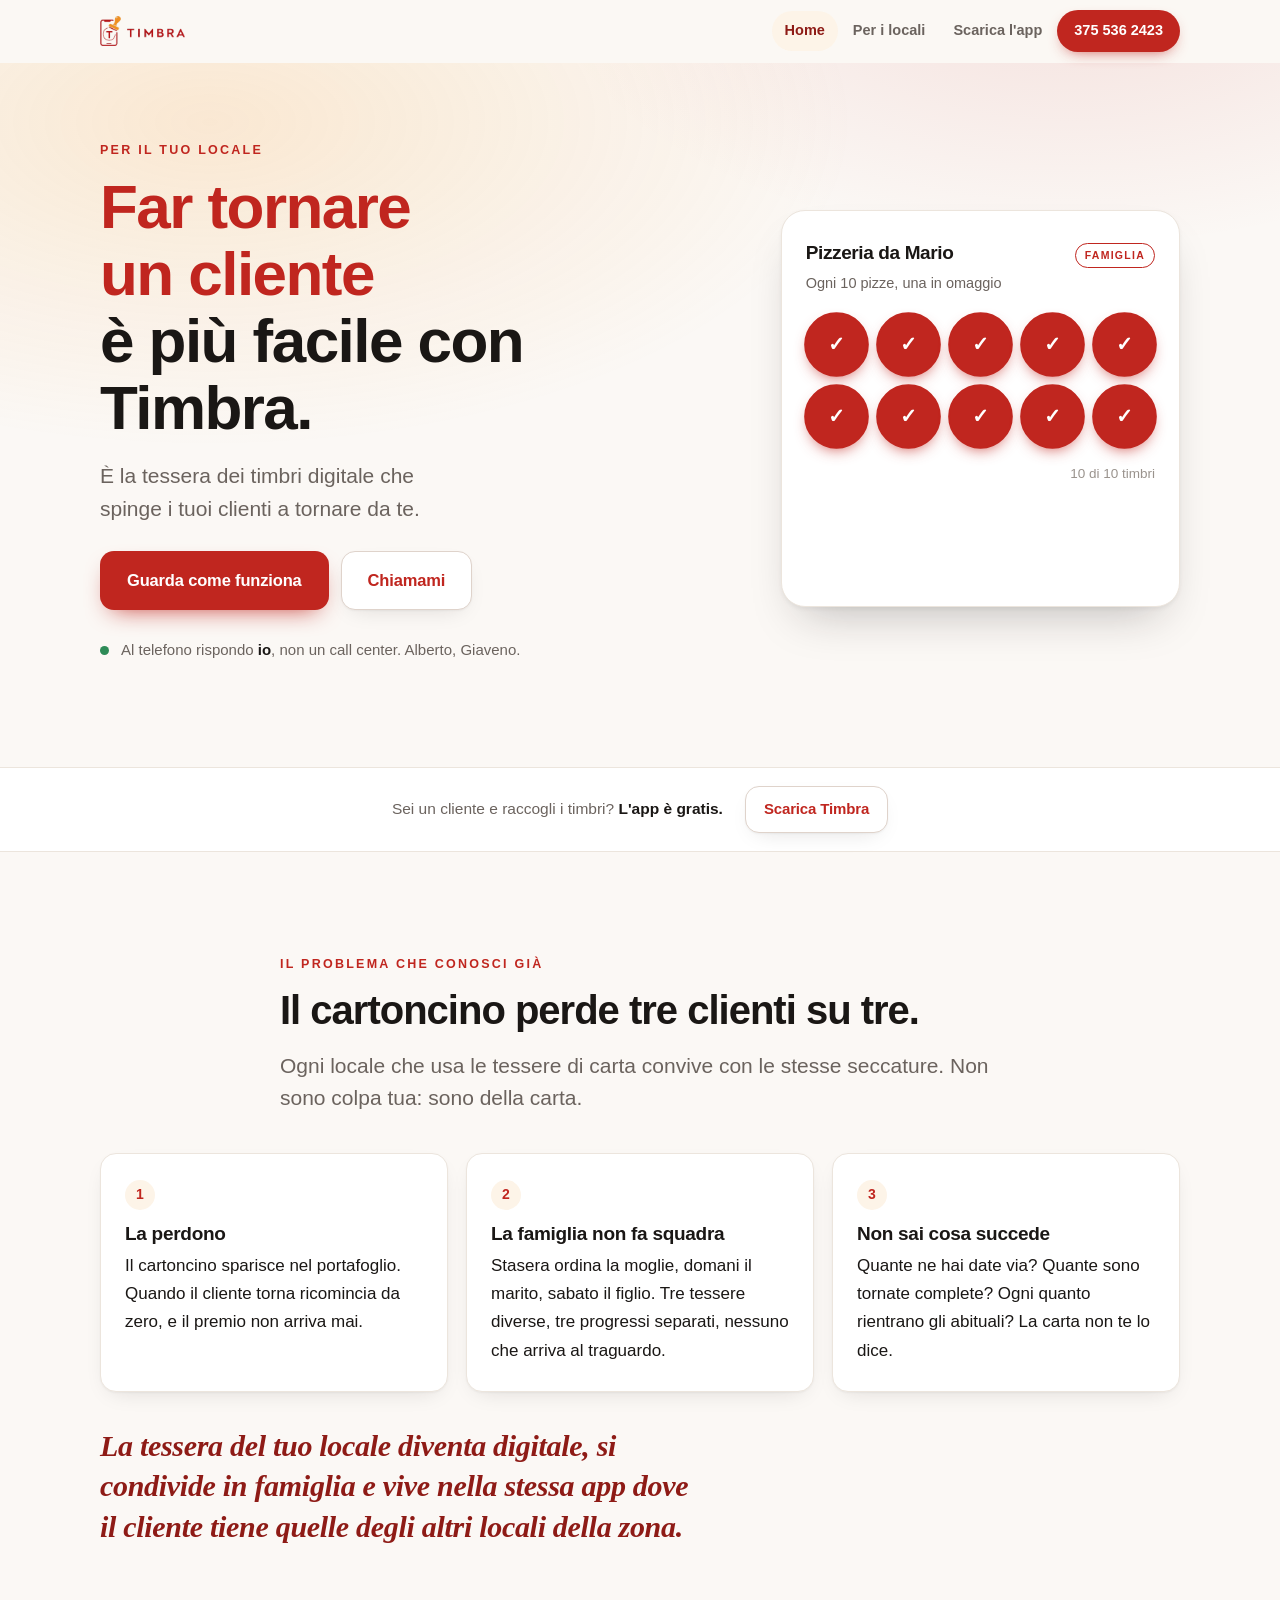
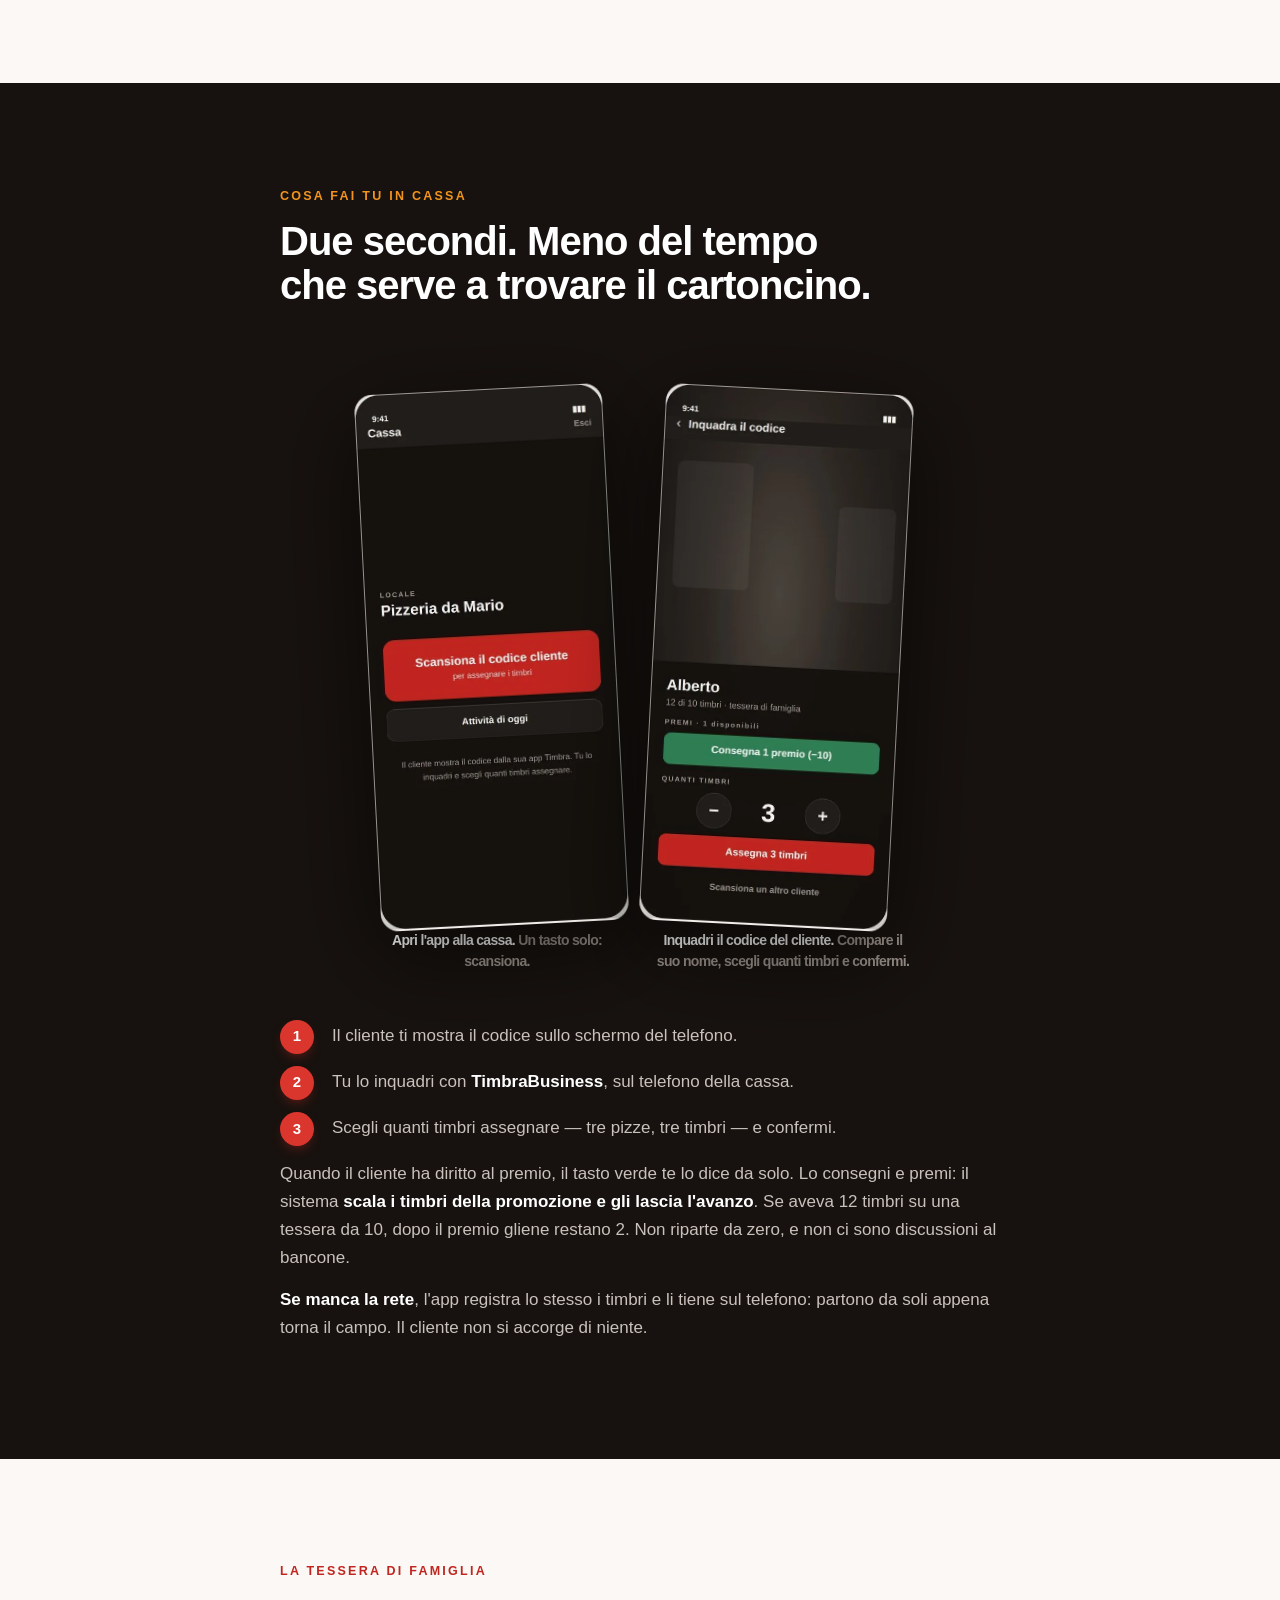
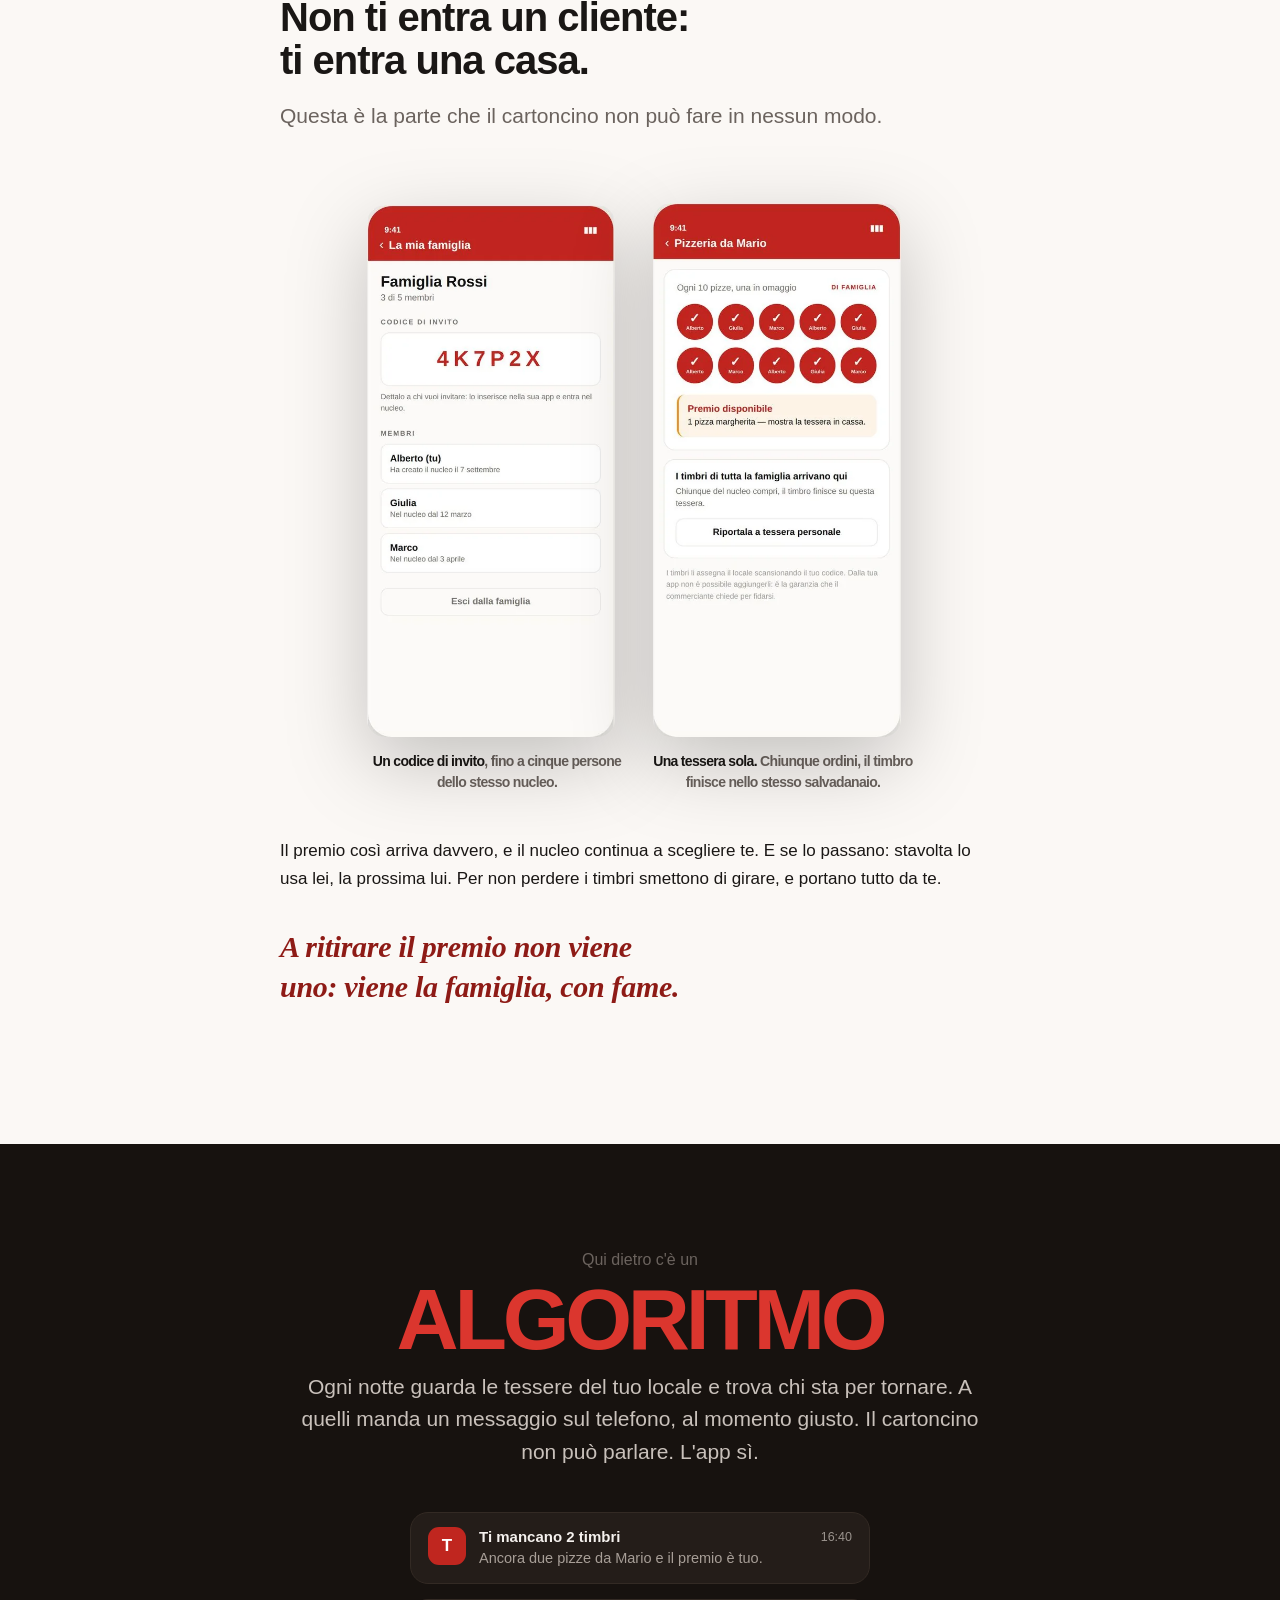
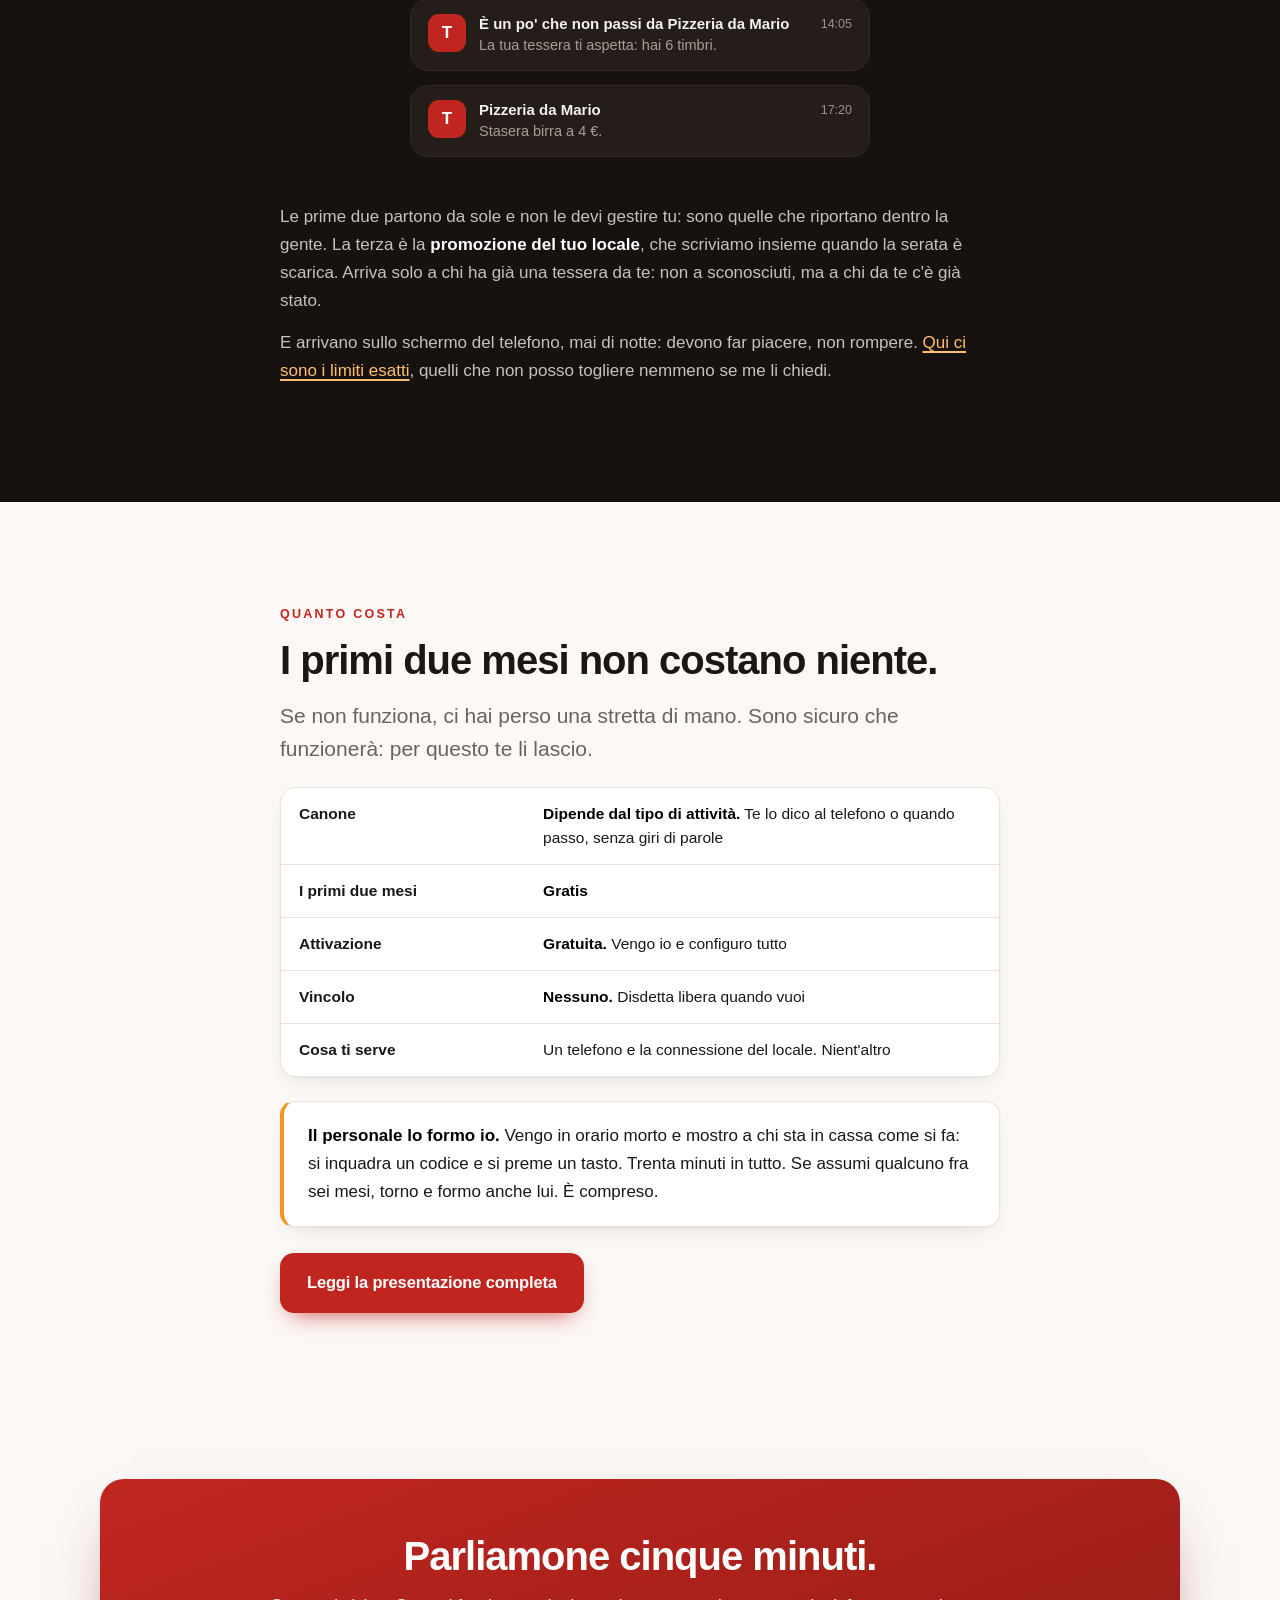
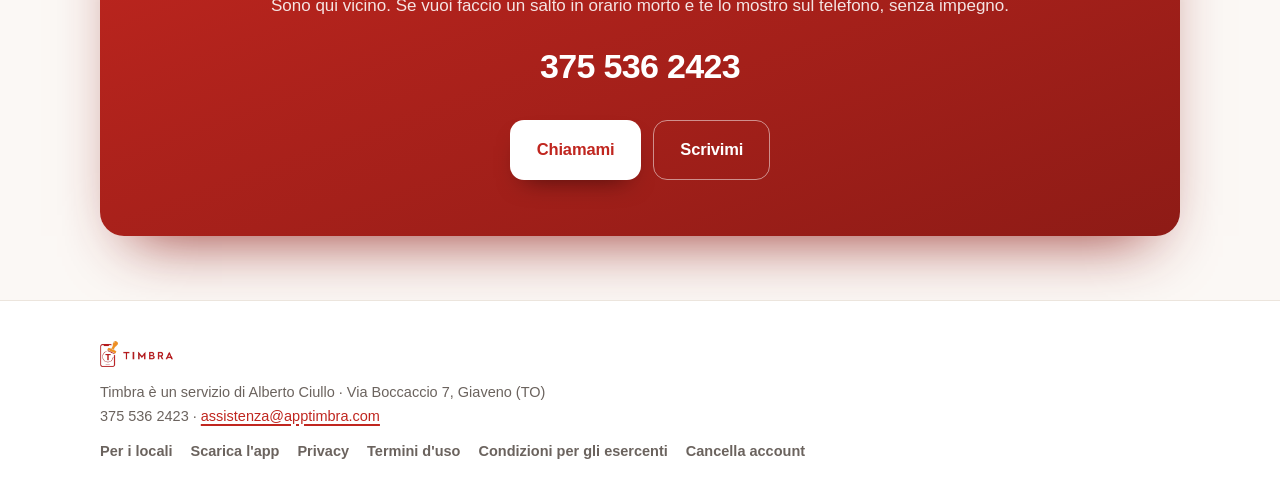
<file: index.html>
<!doctype html>
<html lang="it">
<head>
<meta charset="utf-8">
<script>document.documentElement.className+=" js";</script>
<meta name="viewport" content="width=device-width, initial-scale=1, viewport-fit=cover">
<meta name="theme-color" content="#C0261F">
<title>Timbra &mdash; la tessera a timbri del tuo locale, nel telefono</title>
<meta name="description" content="Timbra sostituisce la tessera fedelt&agrave; di cartone con una tessera digitale che i tuoi clienti non perdono, condividono in famiglia e ritrovano in un'unica app. Primi due mesi gratis, nessun vincolo.">
<link rel="icon" href="favicon.png">
<link rel="stylesheet" href="stile.css">
<meta property="og:title" content="Timbra — la tessera a timbri del tuo locale, nel telefono">
<meta property="og:description" content="La tessera fedelt&agrave; che i tuoi clienti non perdono pi&ugrave;. Primi due mesi gratis, nessun vincolo.">
<meta property="og:type" content="website">
<meta property="og:url" content="https://apptimbra.com/">
</head>
<body>

<div class="barra"><div class="barra-dentro">
  <a class="logo" href="index.html"><img src="logo.png" alt="Timbra" width="160" height="30"></a>
  <button class="apri-menu" id="apri-menu" aria-expanded="false" aria-controls="menu" aria-label="Apri il menu">
    <span></span><span></span><span></span>
  </button>
  <nav class="menu" id="menu">
    <a href="index.html" class="qui">Home</a>
    <a href="per-i-locali.html">Per i locali</a>
    <a href="scarica.html">Scarica l'app</a>
    <a href="termini-esercenti.html" class="solo-telefono">Condizioni per gli esercenti</a>
    <a href="tel:+393755362423" class="chiama">375 536 2423</a>
  </nav>
</div></div>

<!-- =========================================================== copertina -->
<section class="cop">
<div class="wrap cop-griglia">

  <div class="su visibile">
    <p class="occhiello">Per il tuo locale</p>
    <h1><em>Far tornare un cliente</em><br>&egrave; pi&ugrave; facile con Timbra.</h1>
    <p class="occhio">&Egrave; la tessera dei timbri digitale che spinge i tuoi clienti
    a tornare da te.</p>
    <div class="bottoni">
      <a class="bottone" href="per-i-locali.html">Guarda come funziona</a>
      <a class="bottone chiaro" href="tel:+393755362423">Chiamami</a>
    </div>
    <p class="firma"><span class="pallino" aria-hidden="true"></span>
    <span>Al telefono rispondo <b>io</b>, non un call center. Alberto, Giaveno.</span></p>
  </div>

  <div class="tessera su r1" data-tessera aria-hidden="true">
    <div class="tessera-testa">
      <span class="tessera-nome">Pizzeria da Mario</span>
      <span class="etichetta">Famiglia</span>
    </div>
    <p class="tessera-promo">Ogni 10 pizze, una in omaggio</p>
    <div class="timbri">
      <div class="timbro"><span>&check;</span></div>
      <div class="timbro"><span>&check;</span></div>
      <div class="timbro"><span>&check;</span></div>
      <div class="timbro"><span>&check;</span></div>
      <div class="timbro"><span>&check;</span></div>
      <div class="timbro"><span>&check;</span></div>
      <div class="timbro"><span>&check;</span></div>
      <div class="timbro"><span>&check;</span></div>
      <div class="timbro"><span>&check;</span></div>
      <div class="timbro"><span>&check;</span></div>
    </div>
    <p class="conta-timbri">0 di 10 timbri</p>
    <div class="premio">
      <b>Premio disponibile</b>
      <span>1 pizza margherita &mdash; mostra la tessera in cassa.</span>
    </div>
  </div>

</div>
</section>

<!-- ============================================================= striscia -->
<div class="striscia"><div class="wrap striscia-dentro">
  <span>Sei un cliente e raccogli i timbri? <b>L'app &egrave; gratis.</b></span>
  <a class="bottone chiaro" href="scarica.html" style="padding:10px 18px;font-size:15px">Scarica Timbra</a>
</div></div>

<!-- ============================================================= problema -->
<section>
<div class="wrap">
  <div class="stretto su">
    <p class="occhiello">Il problema che conosci gi&agrave;</p>
    <h2>Il cartoncino perde tre clienti su tre.</h2>
    <p class="occhio">Ogni locale che usa le tessere di carta convive con le stesse
    seccature. Non sono colpa tua: sono della carta.</p>
  </div>

  <div class="carte" style="margin-top:38px">
    <div class="carta su"><span class="numero">1</span>
      <h3>La perdono</h3>
      <p>Il cartoncino sparisce nel portafoglio. Quando il cliente torna ricomincia da
      zero, e il premio non arriva mai.</p>
    </div>
    <div class="carta su r1"><span class="numero">2</span>
      <h3>La famiglia non fa squadra</h3>
      <p>Stasera ordina la moglie, domani il marito, sabato il figlio. Tre tessere
      diverse, tre progressi separati, nessuno che arriva al traguardo.</p>
    </div>
    <div class="carta su r2"><span class="numero">3</span>
      <h3>Non sai cosa succede</h3>
      <p>Quante ne hai date via? Quante sono tornate complete? Ogni quanto rientrano
      gli abituali? La carta non te lo dice.</p>
    </div>
  </div>

  <p class="frase stretto su">La tessera del tuo locale diventa digitale, si condivide in
  famiglia e vive nella stessa app dove il cliente tiene quelle degli altri locali della zona.</p>
</div>
</section>

<!-- ================================================================ cassa -->
<section class="scuro">
<div class="wrap">
  <div class="stretto su">
    <p class="occhiello">Cosa fai tu in cassa</p>
    <h2>Due secondi. Meno del tempo che serve a trovare il cartoncino.</h2>
  </div>

  <div class="telefoni ventaglio su r1" style="margin-top:44px">
    <figure class="telefono">
      <img class="telefono-img" src="cassa-home.webp" alt="La schermata della cassa in TimbraBusiness" width="472" height="1022" loading="lazy">
      <figcaption><b>Apri l'app alla cassa.</b> Un tasto solo: scansiona.</figcaption>
    </figure>
    <figure class="telefono">
      <img class="telefono-img" src="cassa-scansione.webp" alt="La scansione del codice di un cliente, con il nome e i timbri da assegnare" width="472" height="1022" loading="lazy">
      <figcaption><b>Inquadri il codice del cliente.</b> Compare il suo nome, scegli
      quanti timbri e confermi.</figcaption>
    </figure>
  </div>

  <div class="stretto su" style="margin-top:50px">
    <ol class="passi">
      <li>Il cliente ti mostra il codice sullo schermo del telefono.</li>
      <li>Tu lo inquadri con <strong>TimbraBusiness</strong>, sul telefono della cassa.</li>
      <li>Scegli quanti timbri assegnare &mdash; tre pizze, tre timbri &mdash; e confermi.</li>
    </ol>
    <p>Quando il cliente ha diritto al premio, il tasto verde te lo dice da solo. Lo consegni
    e premi: il sistema <strong>scala i timbri della promozione e gli lascia l'avanzo</strong>.
    Se aveva 12 timbri su una tessera da 10, dopo il premio gliene restano 2. Non riparte da
    zero, e non ci sono discussioni al bancone.</p>
    <p><strong>Se manca la rete</strong>, l'app registra lo stesso i timbri e li tiene sul
    telefono: partono da soli appena torna il campo. Il cliente non si accorge di niente.</p>
  </div>
</div>
</section>

<!-- ============================================================= famiglia -->
<section>
<div class="wrap">
  <div class="stretto su">
    <p class="occhiello">La tessera di famiglia</p>
    <h2>Non ti entra un cliente: ti entra una casa.</h2>
    <p class="occhio">Questa &egrave; la parte che il cartoncino non pu&ograve; fare in
    nessun modo.</p>
  </div>

  <div class="telefoni su r1" style="margin-top:42px">
    <figure class="telefono">
      <img class="telefono-img" src="famiglia-nucleo.webp" alt="La schermata del nucleo familiare con il codice di invito" width="475" height="1019" loading="lazy">
      <figcaption><b>Un codice di invito</b>, fino a cinque persone dello stesso nucleo.</figcaption>
    </figure>
    <figure class="telefono">
      <img class="telefono-img" src="famiglia-tessera.webp" alt="Una tessera di famiglia con i timbri firmati dai vari membri" width="473" height="1019" loading="lazy">
      <figcaption><b>Una tessera sola.</b> Chiunque ordini, il timbro finisce nello stesso
      salvadanaio.</figcaption>
    </figure>
  </div>

  <div class="stretto su" style="margin-top:44px">
    <p>Il premio cos&igrave; arriva davvero, e il nucleo continua a scegliere te. E se lo
    passano: stavolta lo usa lei, la prossima lui. Per non perdere i timbri smettono di
    girare, e portano tutto da te.</p>
    <p class="frase">A ritirare il premio non viene uno: viene la famiglia, con fame.</p>
  </div>
</div>
</section>

<!-- ============================================================ notifiche -->
<section class="scuro">
<div class="wrap">
  <div class="algoritmo su">
    <p class="sopra">Qui dietro c'&egrave; un</p>
    <p class="cifrone">ALGORITMO</p>
    <p class="occhio" style="margin-top:0">Ogni notte guarda le tessere del tuo locale e
    trova chi sta per tornare. A quelli manda un messaggio sul telefono, al momento giusto.
    Il cartoncino non pu&ograve; parlare. L'app s&igrave;.</p>
  </div>

  <div class="avvisi su r1" style="margin:44px auto 0">
    <div class="avviso">
      <span class="icona" aria-hidden="true">T</span>
      <span class="testo">
        <span class="titolo">Ti mancano 2 timbri</span>
        <span class="corpo">Ancora due pizze da Mario e il premio &egrave; tuo.</span>
      </span>
      <span class="ora">16:40</span>
    </div>
    <div class="avviso">
      <span class="icona" aria-hidden="true">T</span>
      <span class="testo">
        <span class="titolo">&Egrave; un po' che non passi da Pizzeria da Mario</span>
        <span class="corpo">La tua tessera ti aspetta: hai 6 timbri.</span>
      </span>
      <span class="ora">14:05</span>
    </div>
    <div class="avviso">
      <span class="icona" aria-hidden="true">T</span>
      <span class="testo">
        <span class="titolo">Pizzeria da Mario</span>
        <span class="corpo">Stasera birra a 4 &euro;.</span>
      </span>
      <span class="ora">17:20</span>
    </div>
  </div>

  <div class="stretto su" style="margin-top:46px">
    <p>Le prime due partono da sole e non le devi gestire tu: sono quelle che riportano
    dentro la gente. La terza &egrave; la <strong>promozione del tuo locale</strong>, che
    scriviamo insieme quando la serata &egrave; scarica. Arriva solo a chi ha gi&agrave; una
    tessera da te: non a sconosciuti, ma a chi da te c'&egrave; gi&agrave; stato.</p>
    <p>E arrivano sullo schermo del telefono, mai di notte: devono far piacere, non rompere.
    <a href="per-i-locali.html">Qui ci sono i limiti esatti</a>, quelli che non posso togliere
    nemmeno se me li chiedi.</p>
  </div>
</div>
</section>

<!-- ================================================================ costo -->
<section>
<div class="wrap">
  <div class="stretto su">
    <p class="occhiello">Quanto costa</p>
    <h2>I primi due mesi non costano niente.</h2>
    <p class="occhio">Se non funziona, ci hai perso una stretta di mano. Sono sicuro che
    funzioner&agrave;: per questo te li lascio.</p>

    <div class="tab">
    <table>
      <tbody>
        <tr><td>Canone</td><td><strong>Dipende dal tipo di attivit&agrave;.</strong> Te lo dico
          al telefono o quando passo, senza giri di parole</td></tr>
        <tr><td>I primi due mesi</td><td><strong>Gratis</strong></td></tr>
        <tr><td>Attivazione</td><td><strong>Gratuita.</strong> Vengo io e configuro tutto</td></tr>
        <tr><td>Vincolo</td><td><strong>Nessuno.</strong> Disdetta libera quando vuoi</td></tr>
        <tr><td>Cosa ti serve</td><td>Un telefono e la connessione del locale. Nient'altro</td></tr>
      </tbody>
    </table>
    </div>

    <div class="box">
      <p><strong>Il personale lo formo io.</strong> Vengo in orario morto e mostro a chi sta
      in cassa come si fa: si inquadra un codice e si preme un tasto. Trenta minuti in tutto.
      Se assumi qualcuno fra sei mesi, torno e formo anche lui. &Egrave; compreso.</p>
    </div>

    <div class="bottoni">
      <a class="bottone" href="per-i-locali.html">Leggi la presentazione completa</a>
    </div>
  </div>
</div>
</section>

<!-- ============================================================= chiusura -->
<section class="fitta">
<div class="wrap">
  <div class="chiusura su">
    <h2>Parliamone cinque minuti.</h2>
    <p>Sono qui vicino. Se vuoi faccio un salto in orario morto e te lo mostro sul telefono,
    senza impegno.</p>
    <p style="margin:18px 0 0"><a class="telefono" href="tel:+393755362423">375 536 2423</a></p>
    <div class="bottoni">
      <a class="bottone" href="tel:+393755362423">Chiamami</a>
      <a class="bottone fantasma" href="mailto:assistenza@apptimbra.com">Scrivimi</a>
    </div>
  </div>
</div>
</section>

<footer>
<div class="wrap">
  <div class="piede-logo"><img src="logo.png" alt="Timbra" width="139" height="26"></div>
  Timbra &egrave; un servizio di Alberto Ciullo &middot; Via Boccaccio 7, Giaveno (TO)<br>
  375 536 2423 &middot; <a href="mailto:assistenza@apptimbra.com">assistenza@apptimbra.com</a>
  <nav>
    <a href="per-i-locali.html">Per i locali</a>
    <a href="scarica.html">Scarica l'app</a>
    <a href="privacy.html">Privacy</a>
    <a href="termini.html">Termini d'uso</a>
    <a href="termini-esercenti.html">Condizioni per gli esercenti</a>
    <a href="cancella-account.html">Cancella account</a>
  </nav>
</div>
</footer>

<script src="sito.js"></script>
</body>
</html>
</file>
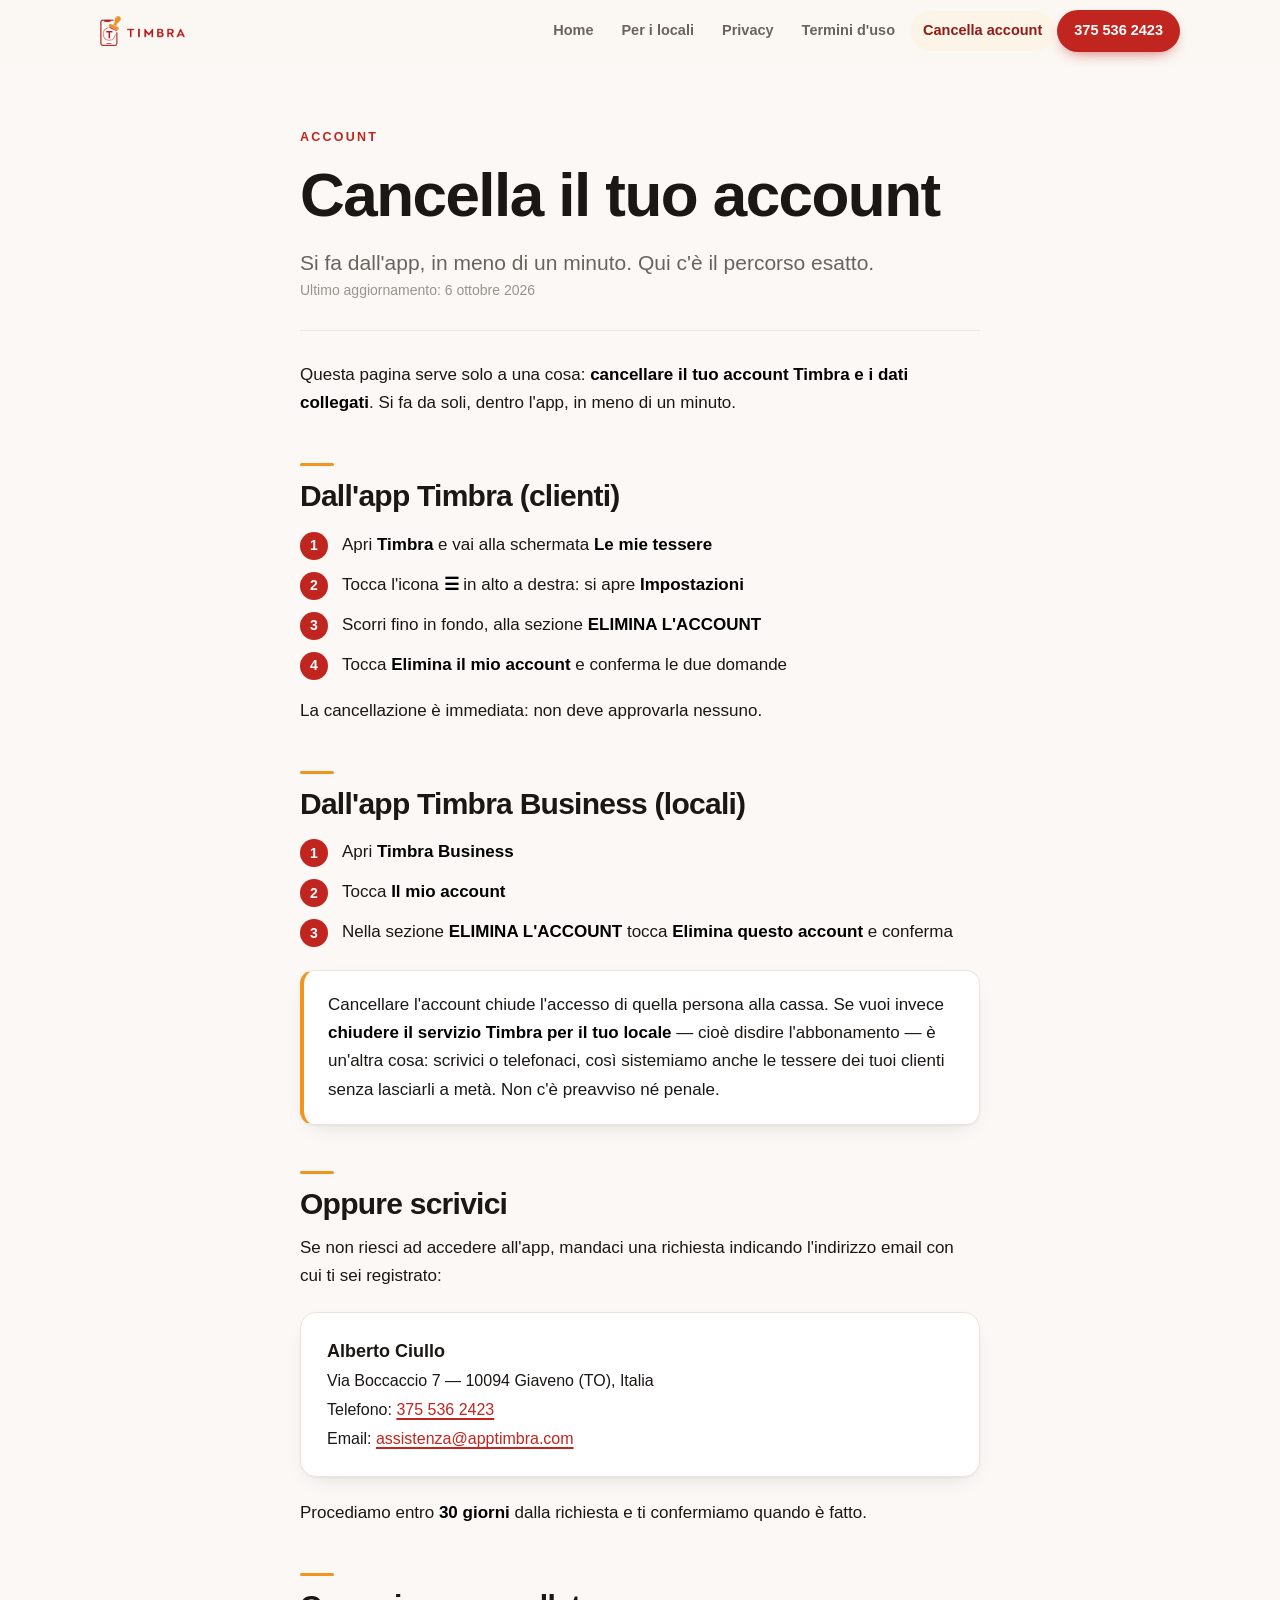
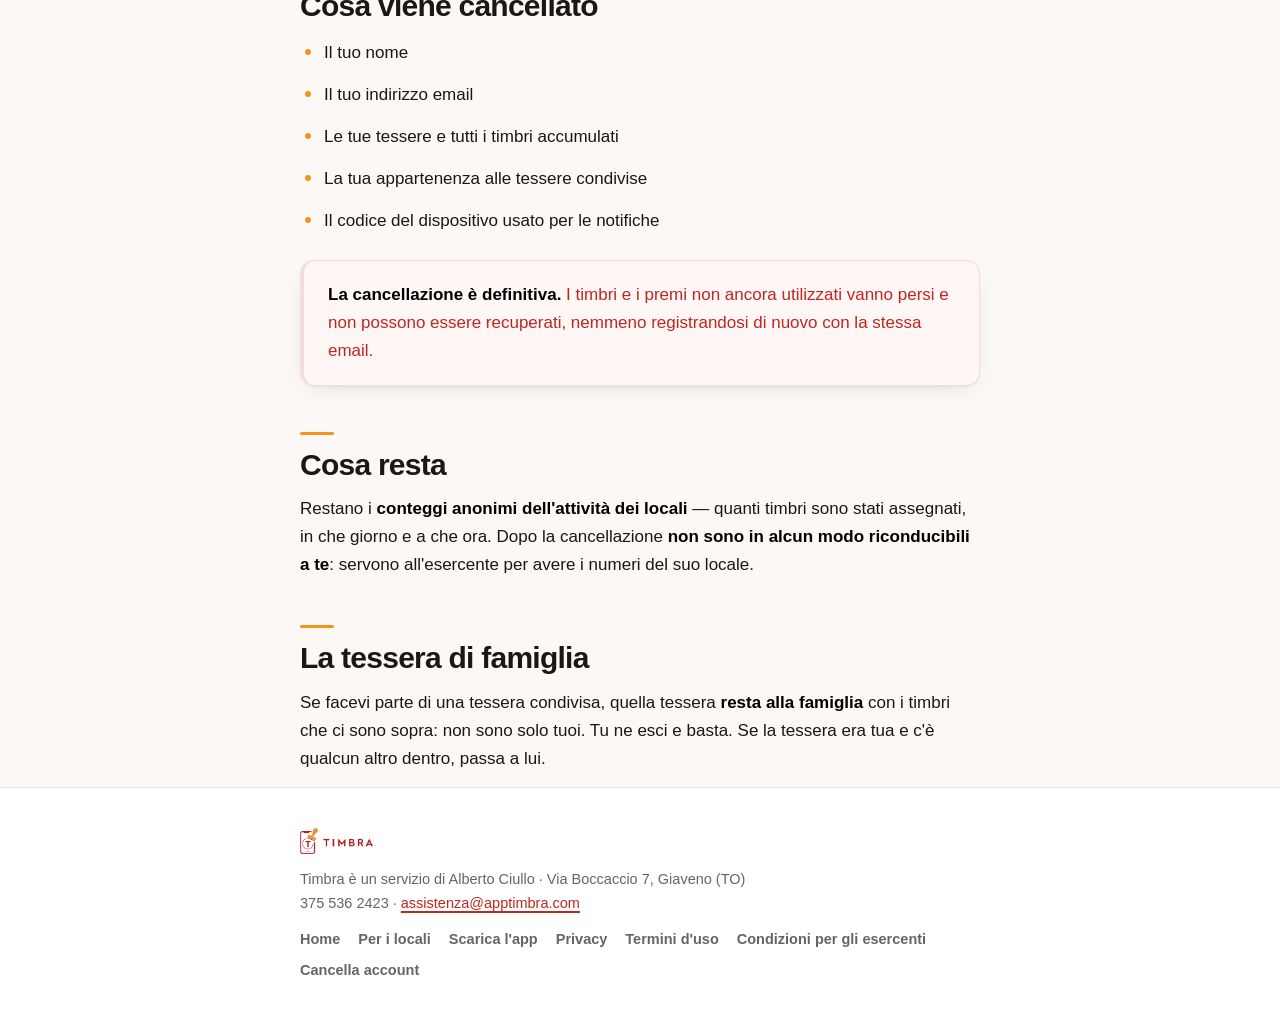
<file: cancella-account.html>
<!doctype html>
<html lang="it">
<head>
<meta charset="utf-8">
<script>document.documentElement.className+=" js";</script>
<meta name="viewport" content="width=device-width, initial-scale=1, viewport-fit=cover">
<meta name="theme-color" content="#C0261F">
<title>Cancella il tuo account &mdash; Timbra</title>
<meta name="description" content="Come cancellare il tuo account Timbra e cosa viene eliminato.">
<link rel="icon" href="[data-uri]">
<link rel="stylesheet" href="stile.css">
</head>
<body class="pagina-testo">

<div class="barra"><div class="barra-dentro">
  <a class="logo" href="index.html"><img src="[data-uri]" alt="Timbra" width="160" height="30"></a>
  <button class="apri-menu" id="apri-menu" aria-expanded="false" aria-controls="menu" aria-label="Apri il menu">
    <span></span><span></span><span></span>
  </button>
  <nav class="menu" id="menu">
    <a href="index.html">Home</a>
    <a href="per-i-locali.html">Per i locali</a>
    <a href="privacy.html">Privacy</a>
    <a href="termini.html">Termini d'uso</a>
    <a href="cancella-account.html" class="qui">Cancella account</a>
    <a href="termini-esercenti.html" class="solo-telefono">Condizioni per gli esercenti</a>
    <a href="tel:+393755362423" class="chiama">375 536 2423</a>
  </nav>
</div></div>

<div class="wrap">
<header class="testata">
  <p class="occhiello">Account</p>
  <h1>Cancella il tuo account</h1>
  <p class="occhio">Si fa dall'app, in meno di un minuto. Qui c'&egrave; il percorso esatto.</p>
  <p class="agg">Ultimo aggiornamento: 6 ottobre 2026</p>
</header>

<p>Questa pagina serve solo a una cosa: <strong>cancellare il tuo account Timbra e i dati
collegati</strong>. Si fa da soli, dentro l'app, in meno di un minuto.</p>

<h2>Dall'app Timbra (clienti)</h2>
<ol>
<li>Apri <strong>Timbra</strong> e vai alla schermata <strong>Le mie tessere</strong></li>
<li>Tocca l'icona <strong>&#9776;</strong> in alto a destra: si apre
  <strong>Impostazioni</strong></li>
<li>Scorri fino in fondo, alla sezione <strong>ELIMINA L'ACCOUNT</strong></li>
<li>Tocca <strong>Elimina il mio account</strong> e conferma le due domande</li>
</ol>
<p>La cancellazione &egrave; immediata: non deve approvarla nessuno.</p>

<h2>Dall'app Timbra Business (locali)</h2>
<ol>
<li>Apri <strong>Timbra Business</strong></li>
<li>Tocca <strong>Il mio account</strong></li>
<li>Nella sezione <strong>ELIMINA L'ACCOUNT</strong> tocca
  <strong>Elimina questo account</strong> e conferma</li>
</ol>
<div class="box">
<p>Cancellare l'account chiude l'accesso di quella persona alla cassa. Se vuoi invece
<strong>chiudere il servizio Timbra per il tuo locale</strong> &mdash; cio&egrave; disdire
l'abbonamento &mdash; &egrave; un'altra cosa: scrivici o telefonaci, cos&igrave; sistemiamo
anche le tessere dei tuoi clienti senza lasciarli a met&agrave;. Non c'&egrave; preavviso
n&eacute; penale.</p>
</div>

<h2>Oppure scrivici</h2>
<p>Se non riesci ad accedere all'app, mandaci una richiesta indicando l'indirizzo email con
cui ti sei registrato:</p>
<div class="contatti">
<span class="nome">Alberto Ciullo</span><br>
Via Boccaccio 7 &mdash; 10094 Giaveno (TO), Italia<br>
Telefono: <a href="tel:+393755362423">375 536 2423</a><br>
Email: <a href="mailto:assistenza@apptimbra.com">assistenza@apptimbra.com</a>
</div>
<p>Procediamo entro <strong>30 giorni</strong> dalla richiesta e ti confermiamo quando
&egrave; fatto.</p>

<h2>Cosa viene cancellato</h2>
<ul>
<li>Il tuo nome</li>
<li>Il tuo indirizzo email</li>
<li>Le tue tessere e tutti i timbri accumulati</li>
<li>La tua appartenenza alle tessere condivise</li>
<li>Il codice del dispositivo usato per le notifiche</li>
</ul>

<div class="box rosso">
<p><strong>La cancellazione &egrave; definitiva.</strong> I timbri e i premi non ancora
utilizzati vanno persi e non possono essere recuperati, nemmeno registrandosi di nuovo
con la stessa email.</p>
</div>

<h2>Cosa resta</h2>
<p>Restano i <strong>conteggi anonimi dell'attivit&agrave; dei locali</strong> &mdash; quanti
timbri sono stati assegnati, in che giorno e a che ora. Dopo la cancellazione
<strong>non sono in alcun modo riconducibili a te</strong>: servono all'esercente per
avere i numeri del suo locale.</p>

<h2>La tessera di famiglia</h2>
<p>Se facevi parte di una tessera condivisa, quella tessera <strong>resta alla
famiglia</strong> con i timbri che ci sono sopra: non sono solo tuoi. Tu ne esci e basta.
Se la tessera era tua e c'&egrave; qualcun altro dentro, passa a lui.</p>
</div>

<footer>
<div class="wrap">
  <div class="piede-logo"><img src="[data-uri]" alt="Timbra" width="139" height="26"></div>
  Timbra &egrave; un servizio di Alberto Ciullo &middot; Via Boccaccio 7, Giaveno (TO)<br>
  375 536 2423 &middot; <a href="mailto:assistenza@apptimbra.com">assistenza@apptimbra.com</a>
  <nav>
    <a href="index.html">Home</a>
    <a href="per-i-locali.html">Per i locali</a>
    <a href="scarica.html">Scarica l'app</a>
    <a href="privacy.html">Privacy</a>
    <a href="termini.html">Termini d'uso</a>
    <a href="termini-esercenti.html">Condizioni per gli esercenti</a>
    <a href="cancella-account.html">Cancella account</a>
  </nav>
</div>
</footer>

<script src="sito.js"></script>
</body>
</html>
</file>
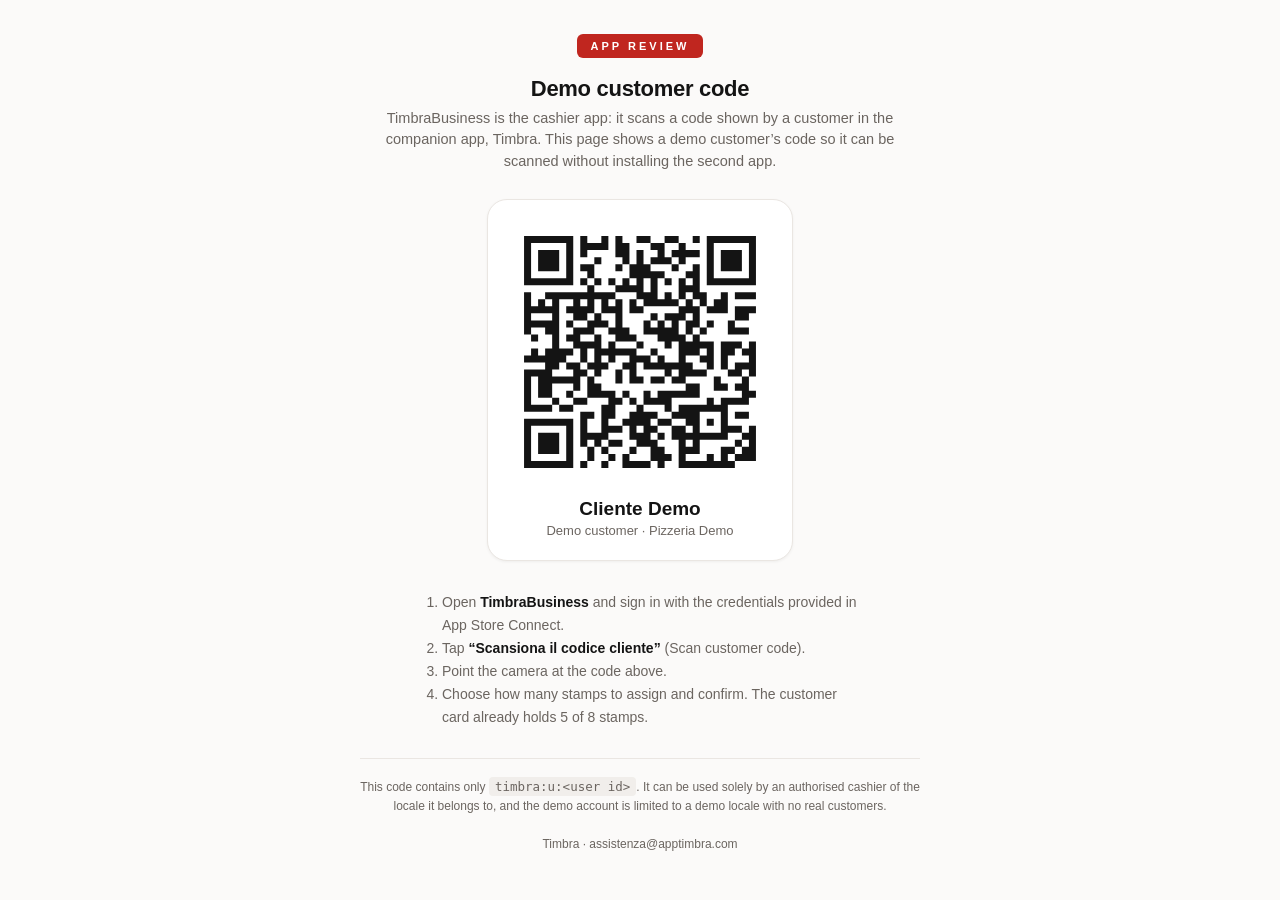
<file: demo-cliente.html>
<!doctype html>
<html lang="en">
<head>
<meta charset="utf-8">
<meta name="viewport" content="width=device-width, initial-scale=1">
<meta name="robots" content="noindex, nofollow">
<title>Timbra — Demo customer code for App Review</title>
<style>
  :root { --rosso:#C0261F; --arancio:#F2941E; --sfondo:#FBFAF9; --testo:#141414; --grigio:#6B6560; --bordo:#EAE6E2; }
  * { box-sizing:border-box; }
  body { margin:0; background:var(--sfondo); color:var(--testo);
         font-family:-apple-system,BlinkMacSystemFont,"Segoe UI",Roboto,Helvetica,Arial,sans-serif;
         display:flex; align-items:center; justify-content:center; min-height:100vh; padding:24px; }
  .foglio { width:100%; max-width:560px; text-align:center; }
  .targa { display:inline-block; background:var(--rosso); color:#fff; font-size:11px;
           font-weight:800; letter-spacing:3px; padding:6px 14px; border-radius:6px; }
  h1 { font-size:22px; margin:18px 0 6px; letter-spacing:-0.3px; }
  p.sub { color:var(--grigio); font-size:14.5px; line-height:1.5; margin:0 0 26px; }
  .cornice { background:#fff; border:1px solid var(--bordo); border-radius:20px;
             padding:22px; display:inline-block; box-shadow:0 1px 3px rgba(0,0,0,.05); }
  .qr { width:260px; height:260px; display:block; }
  .qr path { fill:var(--testo); }
  .nome { font-size:19px; font-weight:800; margin:16px 0 0; }
  .ruolo { color:var(--grigio); font-size:13px; margin:3px 0 0; }
  ol { text-align:left; color:var(--grigio); font-size:14px; line-height:1.65;
       margin:30px auto 0; padding-left:22px; max-width:440px; }
  ol strong { color:var(--testo); }
  .piede { margin-top:28px; font-size:12px; color:var(--grigio); line-height:1.6;
           border-top:1px solid var(--bordo); padding-top:18px; }
  code { background:#F1EEEB; padding:2px 6px; border-radius:4px; font-size:12.5px; }
  @media (prefers-color-scheme: dark) {
    :root:not([data-theme="light"]) { --sfondo:#14110F; --testo:#F5F1EE; --grigio:#9A918A; --bordo:#3A332E; }
    :root:not([data-theme="light"]) .cornice { background:#fff; }
    :root:not([data-theme="light"]) .qr path { fill:#141414; }
  }
</style>
</head>
<body>
  <div class="foglio">
    <span class="targa">APP REVIEW</span>
    <h1>Demo customer code</h1>
    <p class="sub">TimbraBusiness is the cashier app: it scans a code shown by a customer
      in the companion app, Timbra. This page shows a demo customer&rsquo;s code so it can
      be scanned without installing the second app.</p>

    <div class="cornice">
      <svg class="qr" version="1.1" viewBox="0 0 37 37" xmlns="http://www.w3.org/2000/svg"><path d="M2,2H3V3H2zM3,2H4V3H3zM4,2H5V3H4zM5,2H6V3H5zM6,2H7V3H6zM7,2H8V3H7zM8,2H9V3H8zM10,2H11V3H10zM13,2H14V3H13zM15,2H16V3H15zM18,2H19V3H18zM19,2H20V3H19zM22,2H23V3H22zM23,2H24V3H23zM26,2H27V3H26zM28,2H29V3H28zM29,2H30V3H29zM30,2H31V3H30zM31,2H32V3H31zM32,2H33V3H32zM33,2H34V3H33zM34,2H35V3H34zM2,3H3V4H2zM8,3H9V4H8zM10,3H11V4H10zM11,3H12V4H11zM12,3H13V4H12zM13,3H14V4H13zM15,3H16V4H15zM16,3H17V4H16zM20,3H21V4H20zM21,3H22V4H21zM24,3H25V4H24zM28,3H29V4H28zM34,3H35V4H34zM2,4H3V5H2zM4,4H5V5H4zM5,4H6V5H5zM6,4H7V5H6zM8,4H9V5H8zM10,4H11V5H10zM15,4H16V5H15zM16,4H17V5H16zM18,4H19V5H18zM21,4H22V5H21zM23,4H24V5H23zM24,4H25V5H24zM25,4H26V5H25zM26,4H27V5H26zM28,4H29V5H28zM30,4H31V5H30zM31,4H32V5H31zM32,4H33V5H32zM34,4H35V5H34zM2,5H3V6H2zM4,5H5V6H4zM5,5H6V6H5zM6,5H7V6H6zM8,5H9V6H8zM12,5H13V6H12zM16,5H17V6H16zM18,5H19V6H18zM20,5H21V6H20zM21,5H22V6H21zM22,5H23V6H22zM24,5H25V6H24zM28,5H29V6H28zM30,5H31V6H30zM31,5H32V6H31zM32,5H33V6H32zM34,5H35V6H34zM2,6H3V7H2zM4,6H5V7H4zM5,6H6V7H5zM6,6H7V7H6zM8,6H9V7H8zM10,6H11V7H10zM11,6H12V7H11zM15,6H16V7H15zM17,6H18V7H17zM18,6H19V7H18zM19,6H20V7H19zM23,6H24V7H23zM26,6H27V7H26zM28,6H29V7H28zM30,6H31V7H30zM31,6H32V7H31zM32,6H33V7H32zM34,6H35V7H34zM2,7H3V8H2zM8,7H9V8H8zM11,7H12V8H11zM17,7H18V8H17zM18,7H19V8H18zM19,7H20V8H19zM20,7H21V8H20zM21,7H22V8H21zM25,7H26V8H25zM26,7H27V8H26zM28,7H29V8H28zM34,7H35V8H34zM2,8H3V9H2zM3,8H4V9H3zM4,8H5V9H4zM5,8H6V9H5zM6,8H7V9H6zM7,8H8V9H7zM8,8H9V9H8zM10,8H11V9H10zM12,8H13V9H12zM14,8H15V9H14zM16,8H17V9H16zM18,8H19V9H18zM20,8H21V9H20zM22,8H23V9H22zM24,8H25V9H24zM26,8H27V9H26zM28,8H29V9H28zM29,8H30V9H29zM30,8H31V9H30zM31,8H32V9H31zM32,8H33V9H32zM33,8H34V9H33zM34,8H35V9H34zM11,9H12V10H11zM15,9H16V10H15zM16,9H17V10H16zM17,9H18V10H17zM18,9H19V10H18zM20,9H21V10H20zM24,9H25V10H24zM25,9H26V10H25zM26,9H27V10H26zM2,10H3V11H2zM5,10H6V11H5zM6,10H7V11H6zM7,10H8V11H7zM8,10H9V11H8zM9,10H10V11H9zM10,10H11V11H10zM11,10H12V11H11zM12,10H13V11H12zM13,10H14V11H13zM14,10H15V11H14zM18,10H19V11H18zM19,10H20V11H19zM20,10H21V11H20zM22,10H23V11H22zM24,10H25V11H24zM26,10H27V11H26zM27,10H28V11H27zM30,10H31V11H30zM32,10H33V11H32zM33,10H34V11H33zM34,10H35V11H34zM2,11H3V12H2zM4,11H5V12H4zM6,11H7V12H6zM9,11H10V12H9zM11,11H12V12H11zM13,11H14V12H13zM15,11H16V12H15zM17,11H18V12H17zM19,11H20V12H19zM20,11H21V12H20zM21,11H22V12H21zM22,11H23V12H22zM23,11H24V12H23zM25,11H26V12H25zM27,11H28V12H27zM29,11H30V12H29zM30,11H31V12H30zM2,12H3V13H2zM3,12H4V13H3zM4,12H5V13H4zM5,12H6V13H5zM6,12H7V13H6zM8,12H9V13H8zM9,12H10V13H9zM10,12H11V13H10zM11,12H12V13H11zM13,12H14V13H13zM14,12H15V13H14zM15,12H16V13H15zM17,12H18V13H17zM18,12H19V13H18zM24,12H25V13H24zM25,12H26V13H25zM26,12H27V13H26zM28,12H29V13H28zM29,12H30V13H29zM30,12H31V13H30zM32,12H33V13H32zM33,12H34V13H33zM34,12H35V13H34zM2,13H3V14H2zM6,13H7V14H6zM9,13H10V14H9zM10,13H11V14H10zM12,13H13V14H12zM15,13H16V14H15zM20,13H21V14H20zM22,13H23V14H22zM23,13H24V14H23zM24,13H25V14H24zM26,13H27V14H26zM32,13H33V14H32zM33,13H34V14H33zM2,14H3V15H2zM3,14H4V15H3zM4,14H5V15H4zM5,14H6V15H5zM6,14H7V15H6zM8,14H9V15H8zM11,14H12V15H11zM12,14H13V15H12zM13,14H14V15H13zM15,14H16V15H15zM19,14H20V15H19zM21,14H22V15H21zM23,14H24V15H23zM25,14H26V15H25zM26,14H27V15H26zM28,14H29V15H28zM31,14H32V15H31zM2,15H3V16H2zM5,15H6V16H5zM6,15H7V16H6zM9,15H10V16H9zM10,15H11V16H10zM11,15H12V16H11zM14,15H15V16H14zM15,15H16V16H15zM16,15H17V16H16zM19,15H20V16H19zM20,15H21V16H20zM21,15H22V16H21zM22,15H23V16H22zM23,15H24V16H23zM25,15H26V16H25zM27,15H28V16H27zM31,15H32V16H31zM32,15H33V16H32zM33,15H34V16H33zM3,16H4V17H3zM6,16H7V17H6zM8,16H9V17H8zM9,16H10V17H9zM12,16H13V17H12zM15,16H16V17H15zM16,16H17V17H16zM17,16H18V17H17zM21,16H22V17H21zM22,16H23V17H22zM23,16H24V17H23zM24,16H25V17H24zM26,16H27V17H26zM6,17H7V18H6zM9,17H10V18H9zM10,17H11V18H10zM11,17H12V18H11zM12,17H13V18H12zM14,17H15V18H14zM18,17H19V18H18zM22,17H23V18H22zM24,17H25V18H24zM25,17H26V18H25zM26,17H27V18H26zM27,17H28V18H27zM28,17H29V18H28zM30,17H31V18H30zM31,17H32V18H31zM32,17H33V18H32zM34,17H35V18H34zM3,18H4V19H3zM5,18H6V19H5zM6,18H7V19H6zM7,18H8V19H7zM8,18H9V19H8zM10,18H11V19H10zM12,18H13V19H12zM13,18H14V19H13zM14,18H15V19H14zM15,18H16V19H15zM16,18H17V19H16zM17,18H18V19H17zM20,18H21V19H20zM24,18H25V19H24zM25,18H26V19H25zM26,18H27V19H26zM28,18H29V19H28zM30,18H31V19H30zM31,18H32V19H31zM33,18H34V19H33zM34,18H35V19H34zM2,19H3V20H2zM3,19H4V20H3zM4,19H5V20H4zM5,19H6V20H5zM6,19H7V20H6zM7,19H8V20H7zM10,19H11V20H10zM12,19H13V20H12zM14,19H15V20H14zM17,19H18V20H17zM18,19H19V20H18zM19,19H20V20H19zM21,19H22V20H21zM24,19H25V20H24zM27,19H28V20H27zM28,19H29V20H28zM30,19H31V20H30zM34,19H35V20H34zM5,20H6V21H5zM6,20H7V21H6zM8,20H9V21H8zM9,20H10V21H9zM11,20H12V21H11zM12,20H13V21H12zM13,20H14V21H13zM16,20H17V21H16zM17,20H18V21H17zM19,20H20V21H19zM20,20H21V21H20zM21,20H22V21H21zM22,20H23V21H22zM23,20H24V21H23zM24,20H25V21H24zM25,20H26V21H25zM28,20H29V21H28zM30,20H31V21H30zM32,20H33V21H32zM33,20H34V21H33zM34,20H35V21H34zM2,21H3V22H2zM3,21H4V22H3zM4,21H5V22H4zM5,21H6V22H5zM9,21H10V22H9zM10,21H11V22H10zM12,21H13V22H12zM15,21H16V22H15zM17,21H18V22H17zM22,21H23V22H22zM24,21H25V22H24zM25,21H26V22H25zM26,21H27V22H26zM27,21H28V22H27zM31,21H32V22H31zM32,21H33V22H32zM34,21H35V22H34zM2,22H3V23H2zM4,22H5V23H4zM5,22H6V23H5zM6,22H7V23H6zM7,22H8V23H7zM8,22H9V23H8zM9,22H10V23H9zM11,22H12V23H11zM15,22H16V23H15zM17,22H18V23H17zM18,22H19V23H18zM20,22H21V23H20zM21,22H22V23H21zM23,22H24V23H23zM24,22H25V23H24zM29,22H30V23H29zM33,22H34V23H33zM2,23H3V24H2zM4,23H5V24H4zM5,23H6V24H5zM9,23H10V24H9zM11,23H12V24H11zM12,23H13V24H12zM25,23H26V24H25zM26,23H27V24H26zM29,23H30V24H29zM30,23H31V24H30zM32,23H33V24H32zM33,23H34V24H33zM2,24H3V25H2zM4,24H5V25H4zM5,24H6V25H5zM8,24H9V25H8zM11,24H12V25H11zM12,24H13V25H12zM13,24H14V25H13zM14,24H15V25H14zM16,24H17V25H16zM19,24H20V25H19zM21,24H22V25H21zM22,24H23V25H22zM23,24H24V25H23zM24,24H25V25H24zM25,24H26V25H25zM26,24H27V25H26zM33,24H34V25H33zM34,24H35V25H34zM2,25H3V26H2zM6,25H7V26H6zM9,25H10V26H9zM10,25H11V26H10zM14,25H15V26H14zM15,25H16V26H15zM17,25H18V26H17zM19,25H20V26H19zM20,25H21V26H20zM21,25H22V26H21zM22,25H23V26H22zM28,25H29V26H28zM30,25H31V26H30zM31,25H32V26H31zM32,25H33V26H32zM33,25H34V26H33zM2,26H3V27H2zM3,26H4V27H3zM4,26H5V27H4zM5,26H6V27H5zM7,26H8V27H7zM8,26H9V27H8zM13,26H14V27H13zM14,26H15V27H14zM18,26H19V27H18zM22,26H23V27H22zM24,26H25V27H24zM25,26H26V27H25zM26,26H27V27H26zM27,26H28V27H27zM28,26H29V27H28zM29,26H30V27H29zM30,26H31V27H30zM10,27H11V28H10zM11,27H12V28H11zM13,27H14V28H13zM14,27H15V28H14zM17,27H18V28H17zM18,27H19V28H18zM19,27H20V28H19zM20,27H21V28H20zM23,27H24V28H23zM24,27H25V28H24zM25,27H26V28H25zM26,27H27V28H26zM30,27H31V28H30zM32,27H33V28H32zM33,27H34V28H33zM2,28H3V29H2zM3,28H4V29H3zM4,28H5V29H4zM5,28H6V29H5zM6,28H7V29H6zM7,28H8V29H7zM8,28H9V29H8zM10,28H11V29H10zM13,28H14V29H13zM16,28H17V29H16zM17,28H18V29H17zM18,28H19V29H18zM19,28H20V29H19zM21,28H22V29H21zM22,28H23V29H22zM25,28H26V29H25zM26,28H27V29H26zM28,28H29V29H28zM30,28H31V29H30zM2,29H3V30H2zM8,29H9V30H8zM10,29H11V30H10zM13,29H14V30H13zM14,29H15V30H14zM15,29H16V30H15zM17,29H18V30H17zM19,29H20V30H19zM20,29H21V30H20zM23,29H24V30H23zM24,29H25V30H24zM26,29H27V30H26zM30,29H31V30H30zM31,29H32V30H31zM32,29H33V30H32zM34,29H35V30H34zM2,30H3V31H2zM4,30H5V31H4zM5,30H6V31H5zM6,30H7V31H6zM8,30H9V31H8zM10,30H11V31H10zM11,30H12V31H11zM12,30H13V31H12zM13,30H14V31H13zM17,30H18V31H17zM18,30H19V31H18zM19,30H20V31H19zM21,30H22V31H21zM23,30H24V31H23zM24,30H25V31H24zM25,30H26V31H25zM26,30H27V31H26zM27,30H28V31H27zM28,30H29V31H28zM29,30H30V31H29zM30,30H31V31H30zM33,30H34V31H33zM34,30H35V31H34zM2,31H3V32H2zM4,31H5V32H4zM5,31H6V32H5zM6,31H7V32H6zM8,31H9V32H8zM10,31H11V32H10zM12,31H13V32H12zM14,31H15V32H14zM15,31H16V32H15zM18,31H19V32H18zM19,31H20V32H19zM20,31H21V32H20zM24,31H25V32H24zM26,31H27V32H26zM32,31H33V32H32zM34,31H35V32H34zM2,32H3V33H2zM4,32H5V33H4zM5,32H6V33H5zM6,32H7V33H6zM8,32H9V33H8zM11,32H12V33H11zM13,32H14V33H13zM17,32H18V33H17zM20,32H21V33H20zM21,32H22V33H21zM24,32H25V33H24zM25,32H26V33H25zM26,32H27V33H26zM30,32H31V33H30zM31,32H32V33H31zM33,32H34V33H33zM34,32H35V33H34zM2,33H3V34H2zM8,33H9V34H8zM11,33H12V34H11zM14,33H15V34H14zM16,33H17V34H16zM20,33H21V34H20zM21,33H22V34H21zM22,33H23V34H22zM24,33H25V34H24zM28,33H29V34H28zM30,33H31V34H30zM32,33H33V34H32zM33,33H34V34H33zM34,33H35V34H34zM2,34H3V35H2zM3,34H4V35H3zM4,34H5V35H4zM5,34H6V35H5zM6,34H7V35H6zM7,34H8V35H7zM8,34H9V35H8zM10,34H11V35H10zM13,34H14V35H13zM16,34H17V35H16zM17,34H18V35H17zM18,34H19V35H18zM19,34H20V35H19zM21,34H22V35H21zM24,34H25V35H24zM25,34H26V35H25zM26,34H27V35H26zM27,34H28V35H27zM28,34H29V35H28zM29,34H30V35H29zM30,34H31V35H30zM31,34H32V35H31z" id="qr-path" fill="#000000" fill-opacity="1" fill-rule="nonzero" stroke="none"/></svg>
      <p class="nome">Cliente Demo</p>
      <p class="ruolo">Demo customer &middot; Pizzeria Demo</p>
    </div>

    <ol>
      <li>Open <strong>TimbraBusiness</strong> and sign in with the credentials provided
          in App Store Connect.</li>
      <li>Tap <strong>&ldquo;Scansiona il codice cliente&rdquo;</strong> (Scan customer code).</li>
      <li>Point the camera at the code above.</li>
      <li>Choose how many stamps to assign and confirm. The customer card already holds
          5 of 8 stamps.</li>
    </ol>

    <p class="piede">
      This code contains only <code>timbra:u:&lt;user id&gt;</code>. It can be used solely by an
      authorised cashier of the locale it belongs to, and the demo account is limited to a
      demo locale with no real customers.<br><br>
      Timbra &middot; assistenza@apptimbra.com
    </p>
  </div>
</body>
</html>
</file>
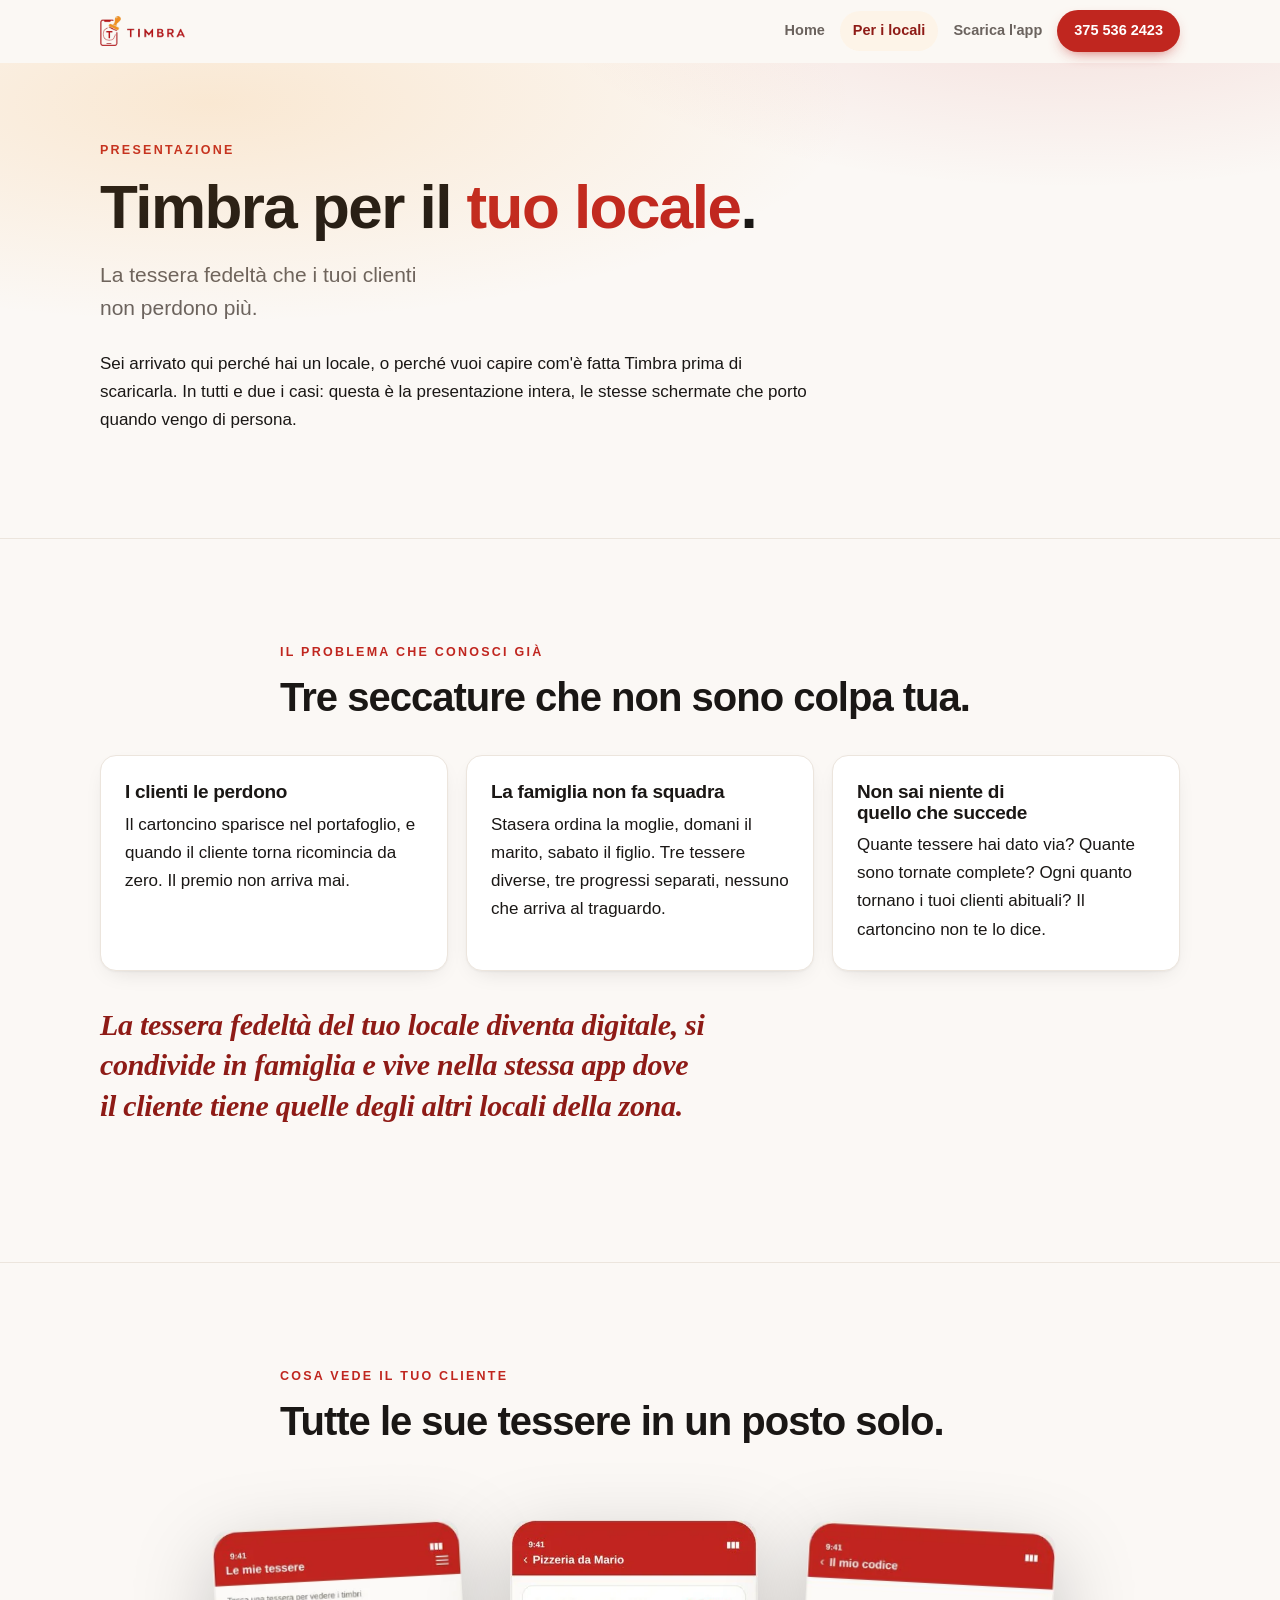
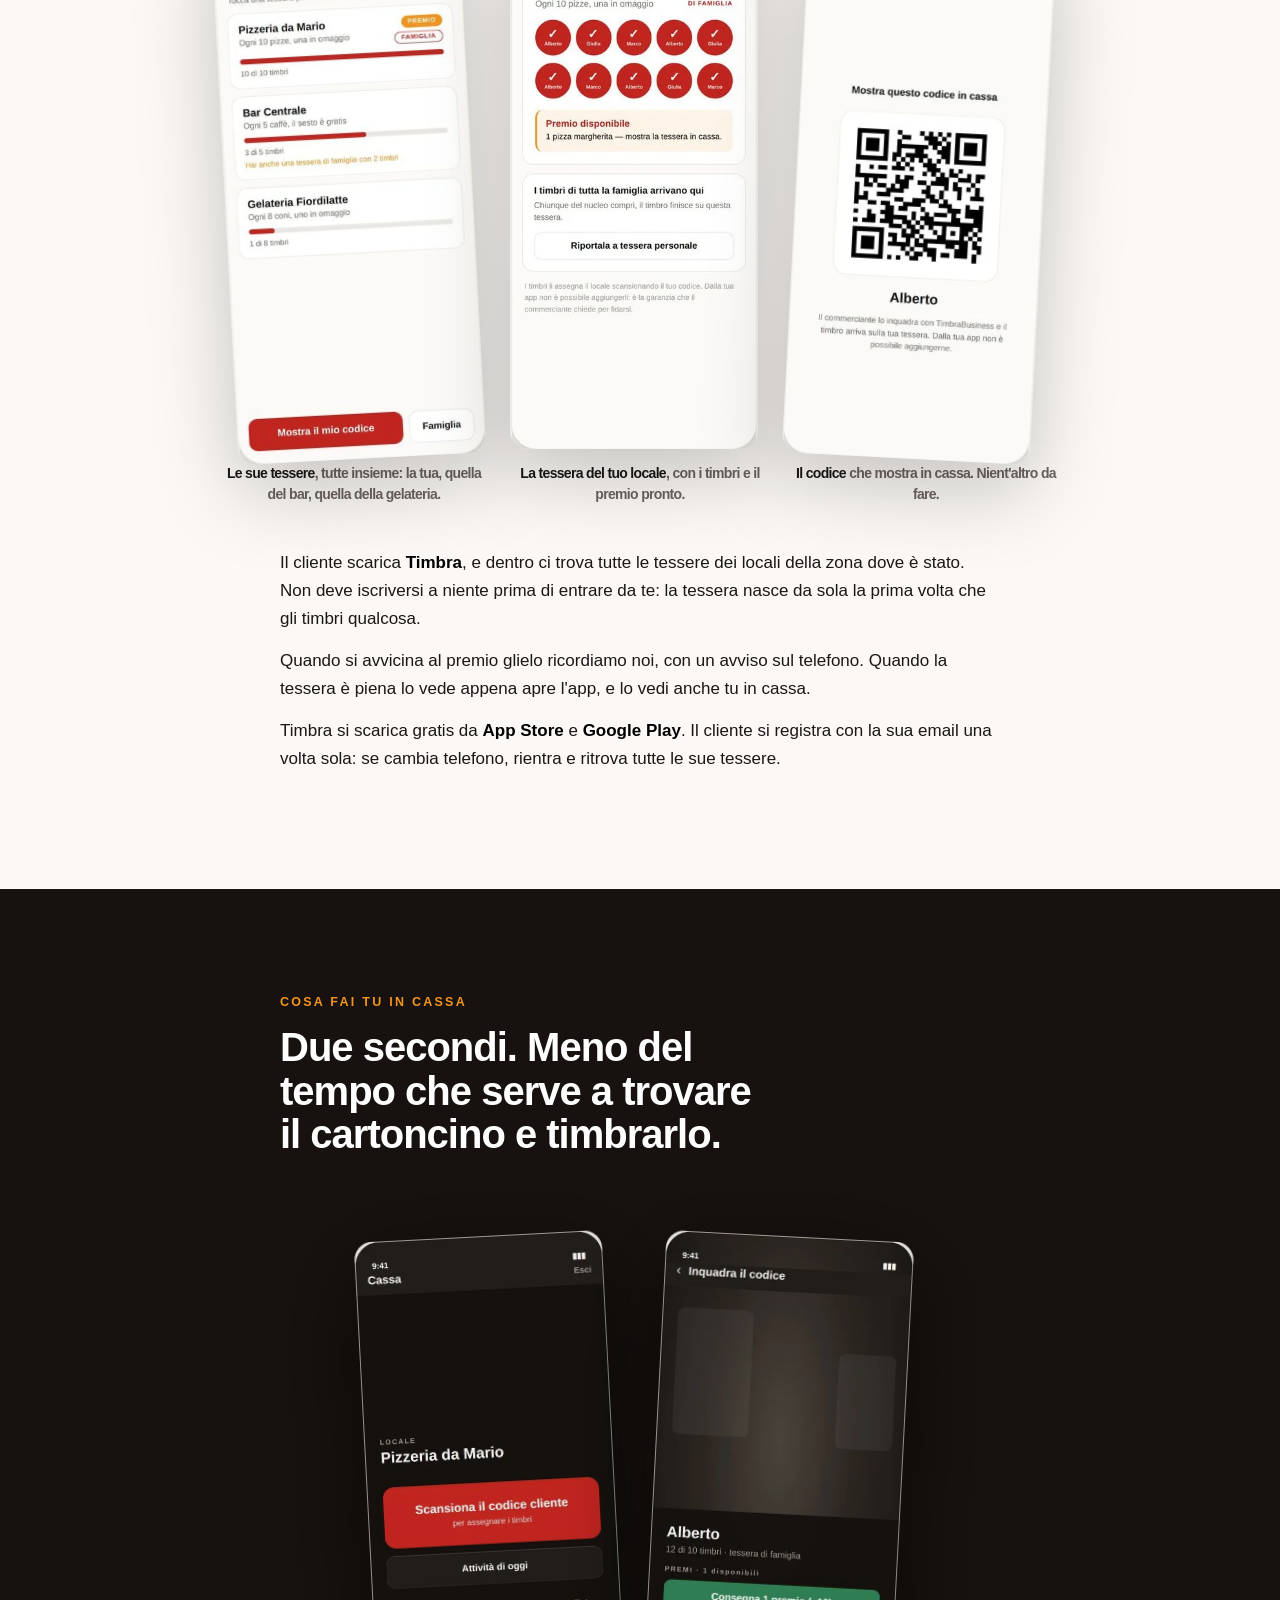
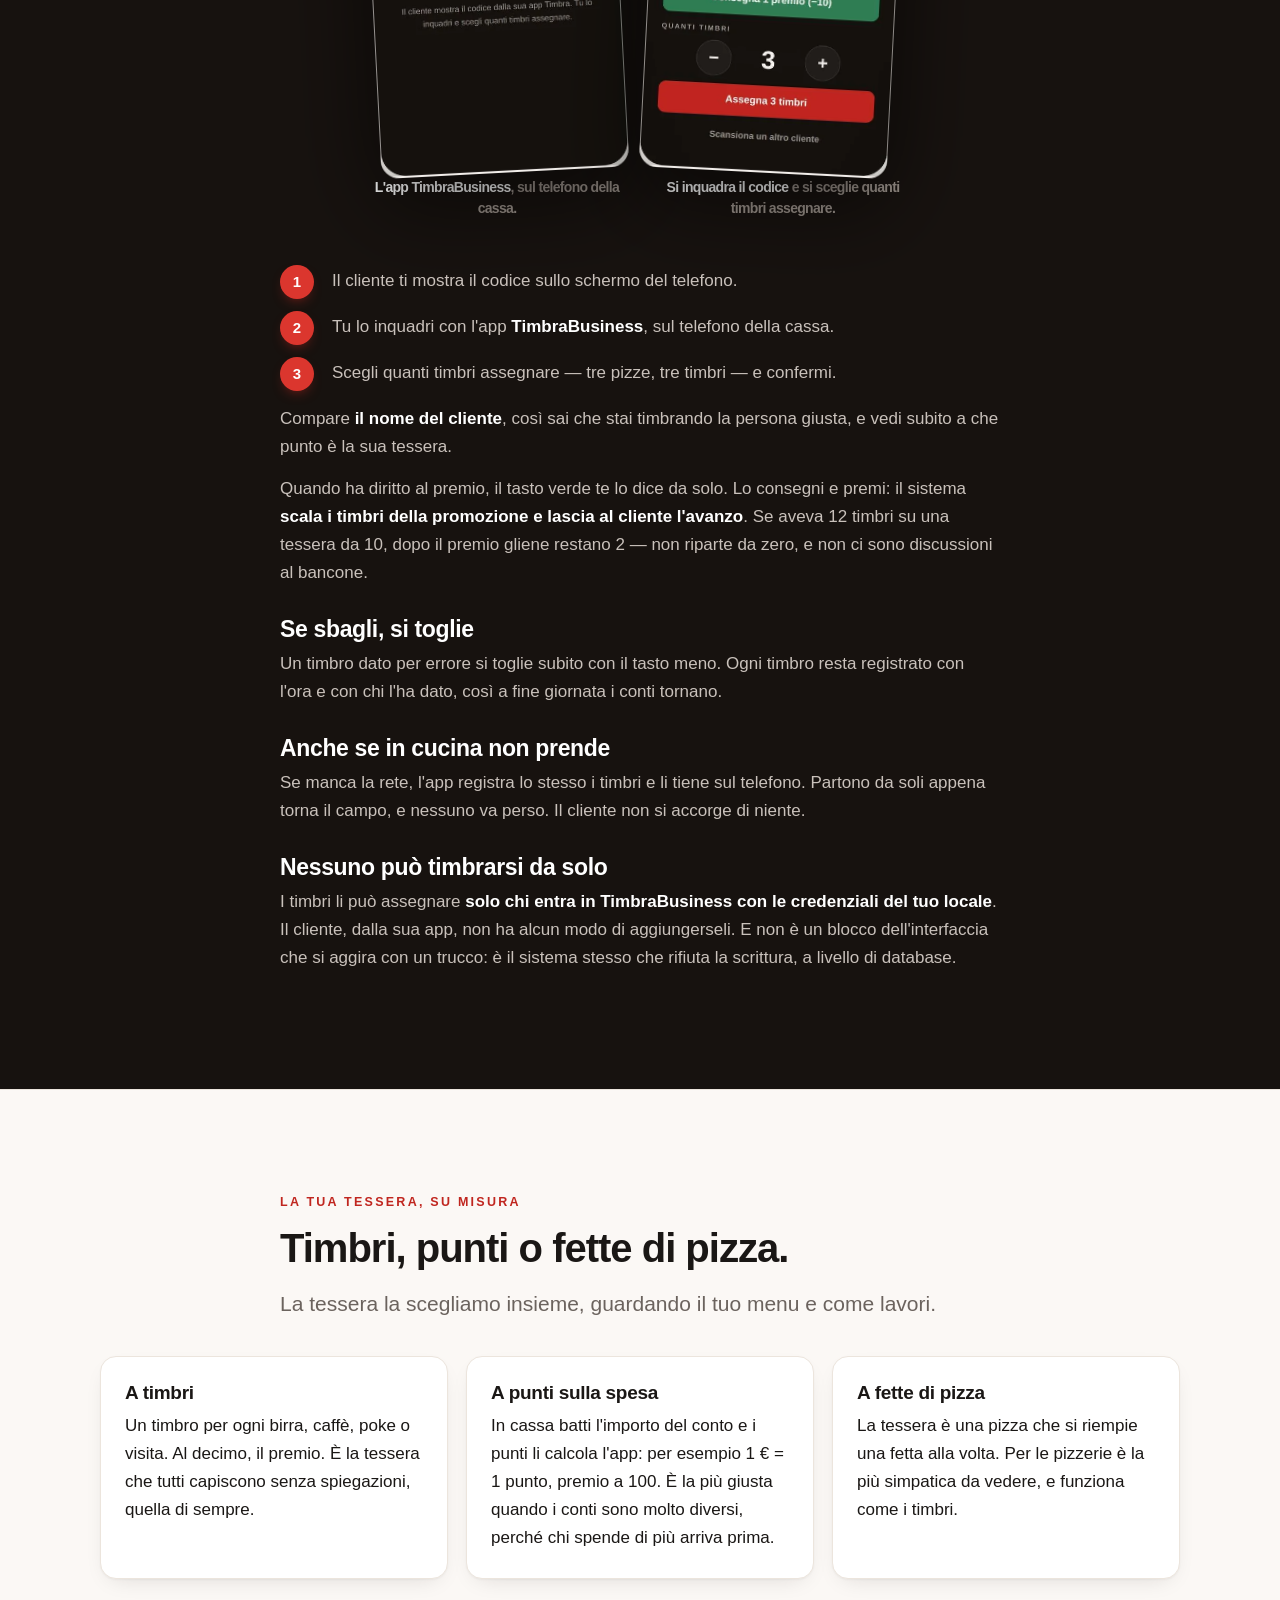
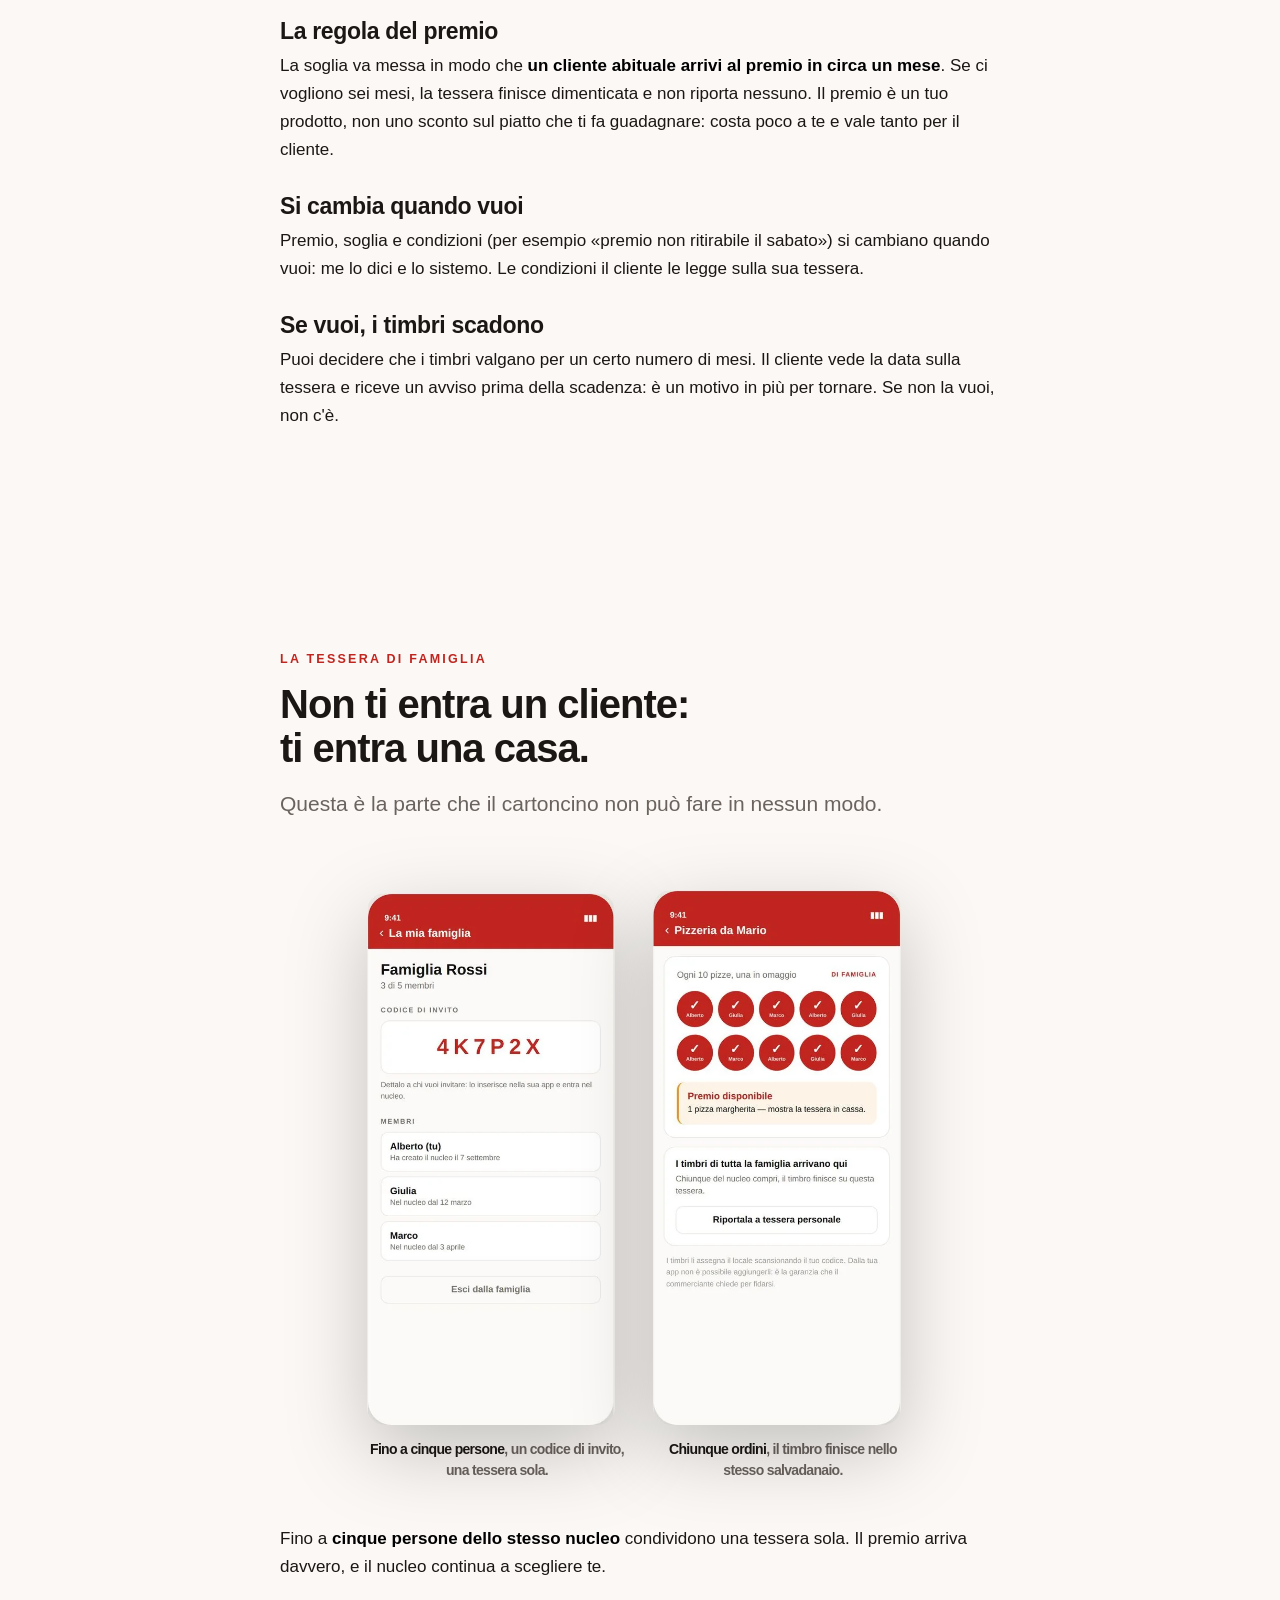
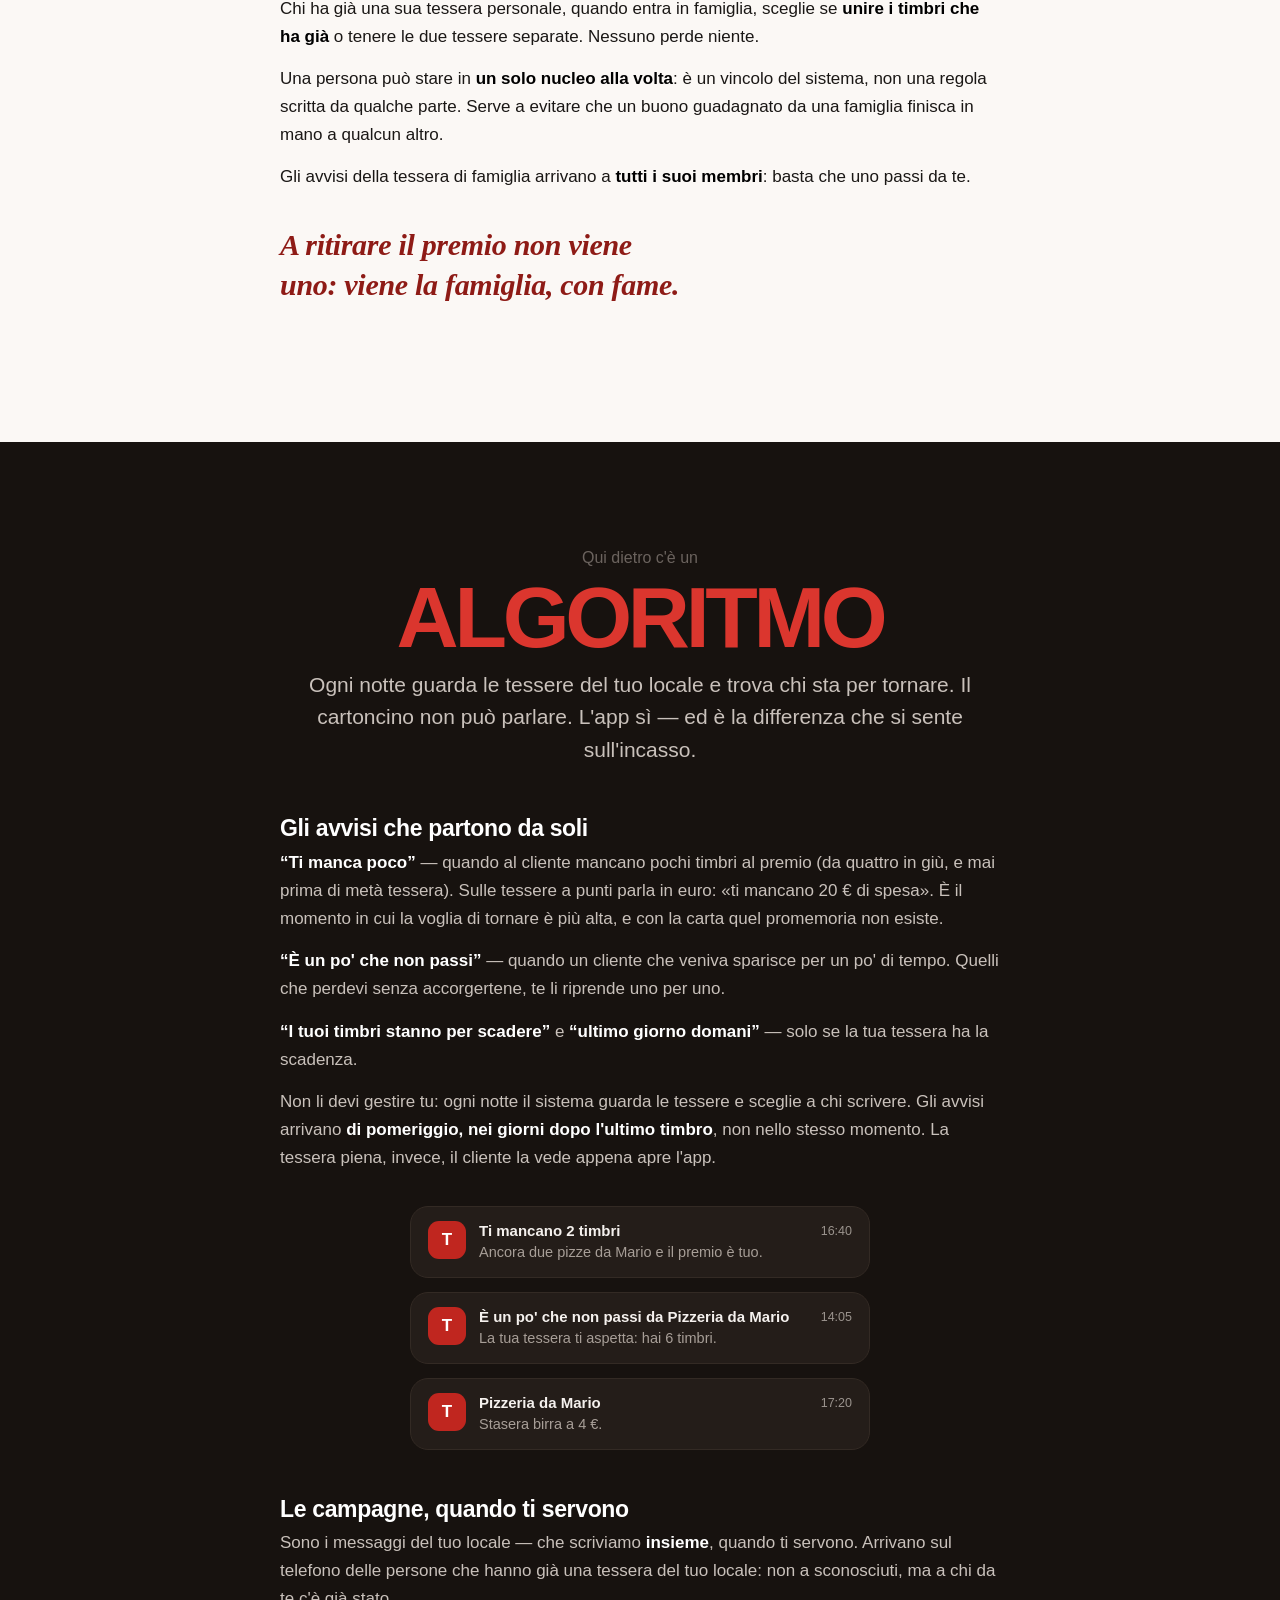
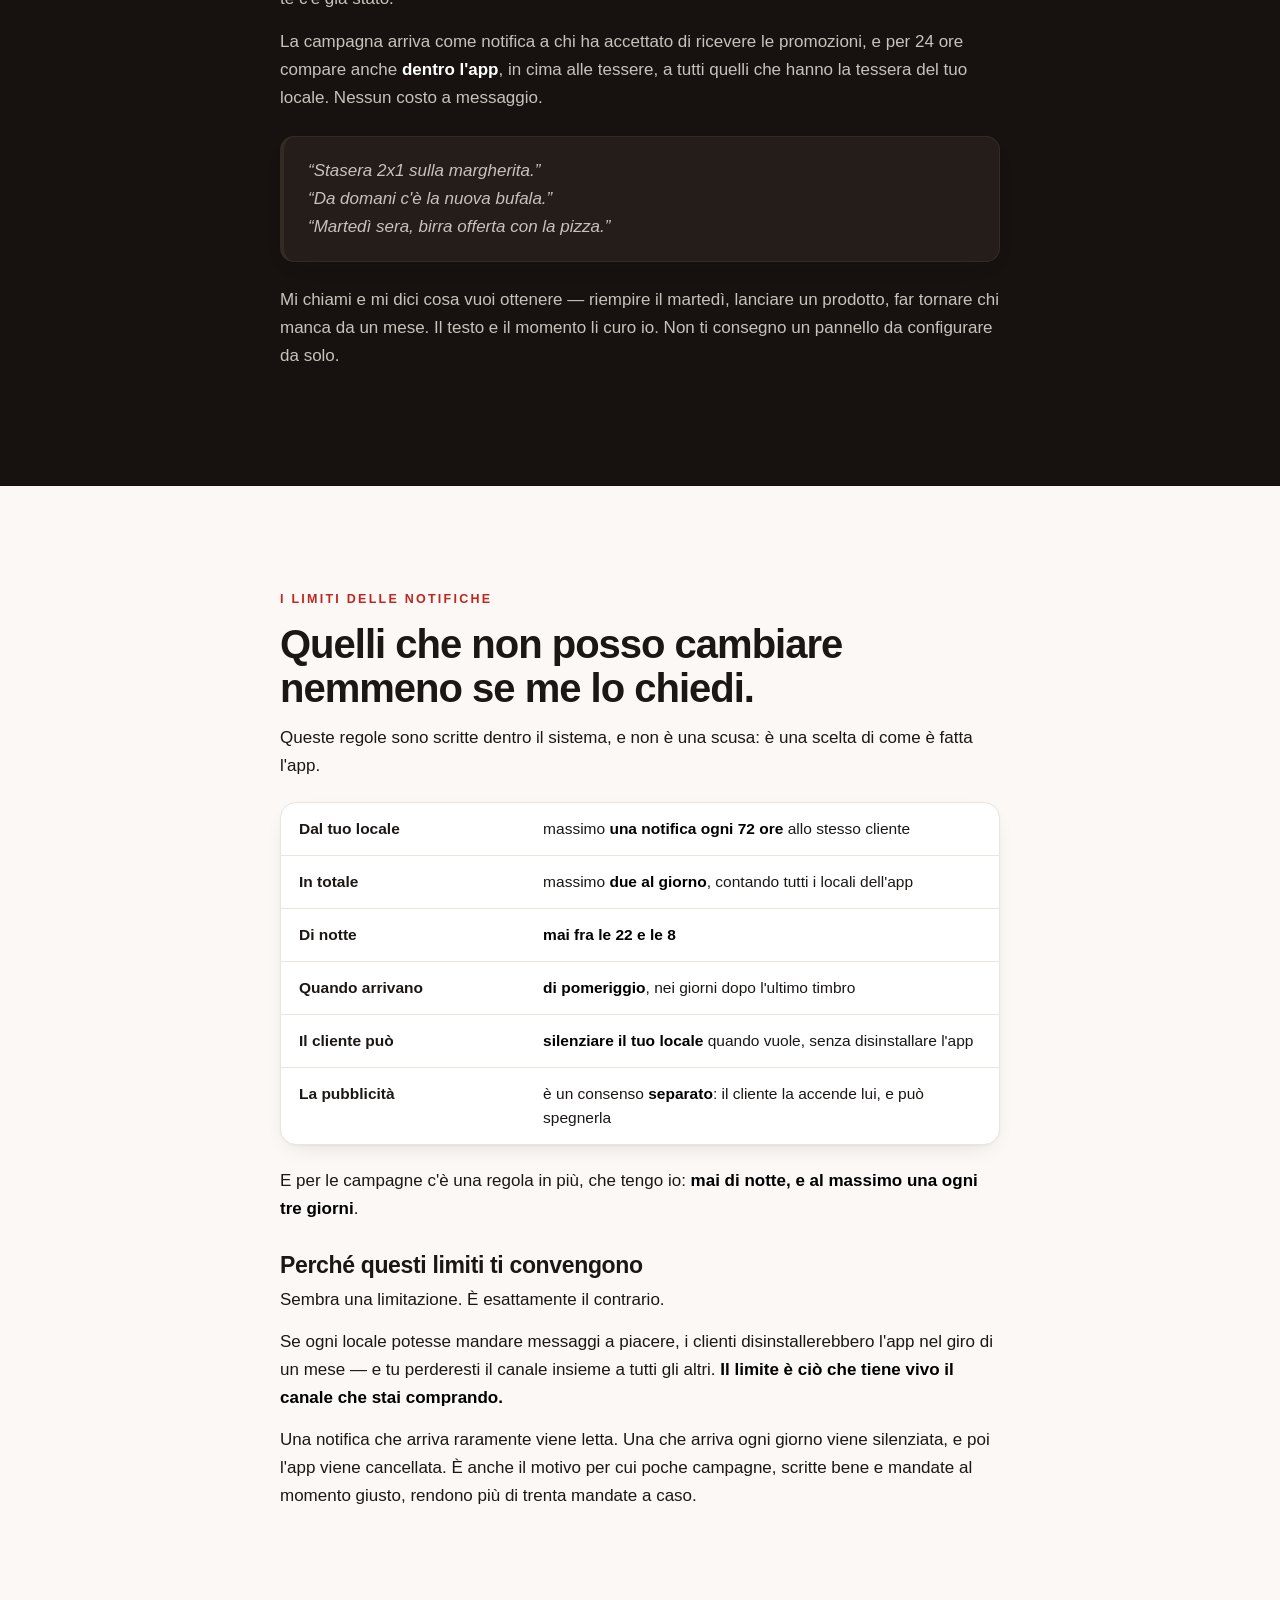
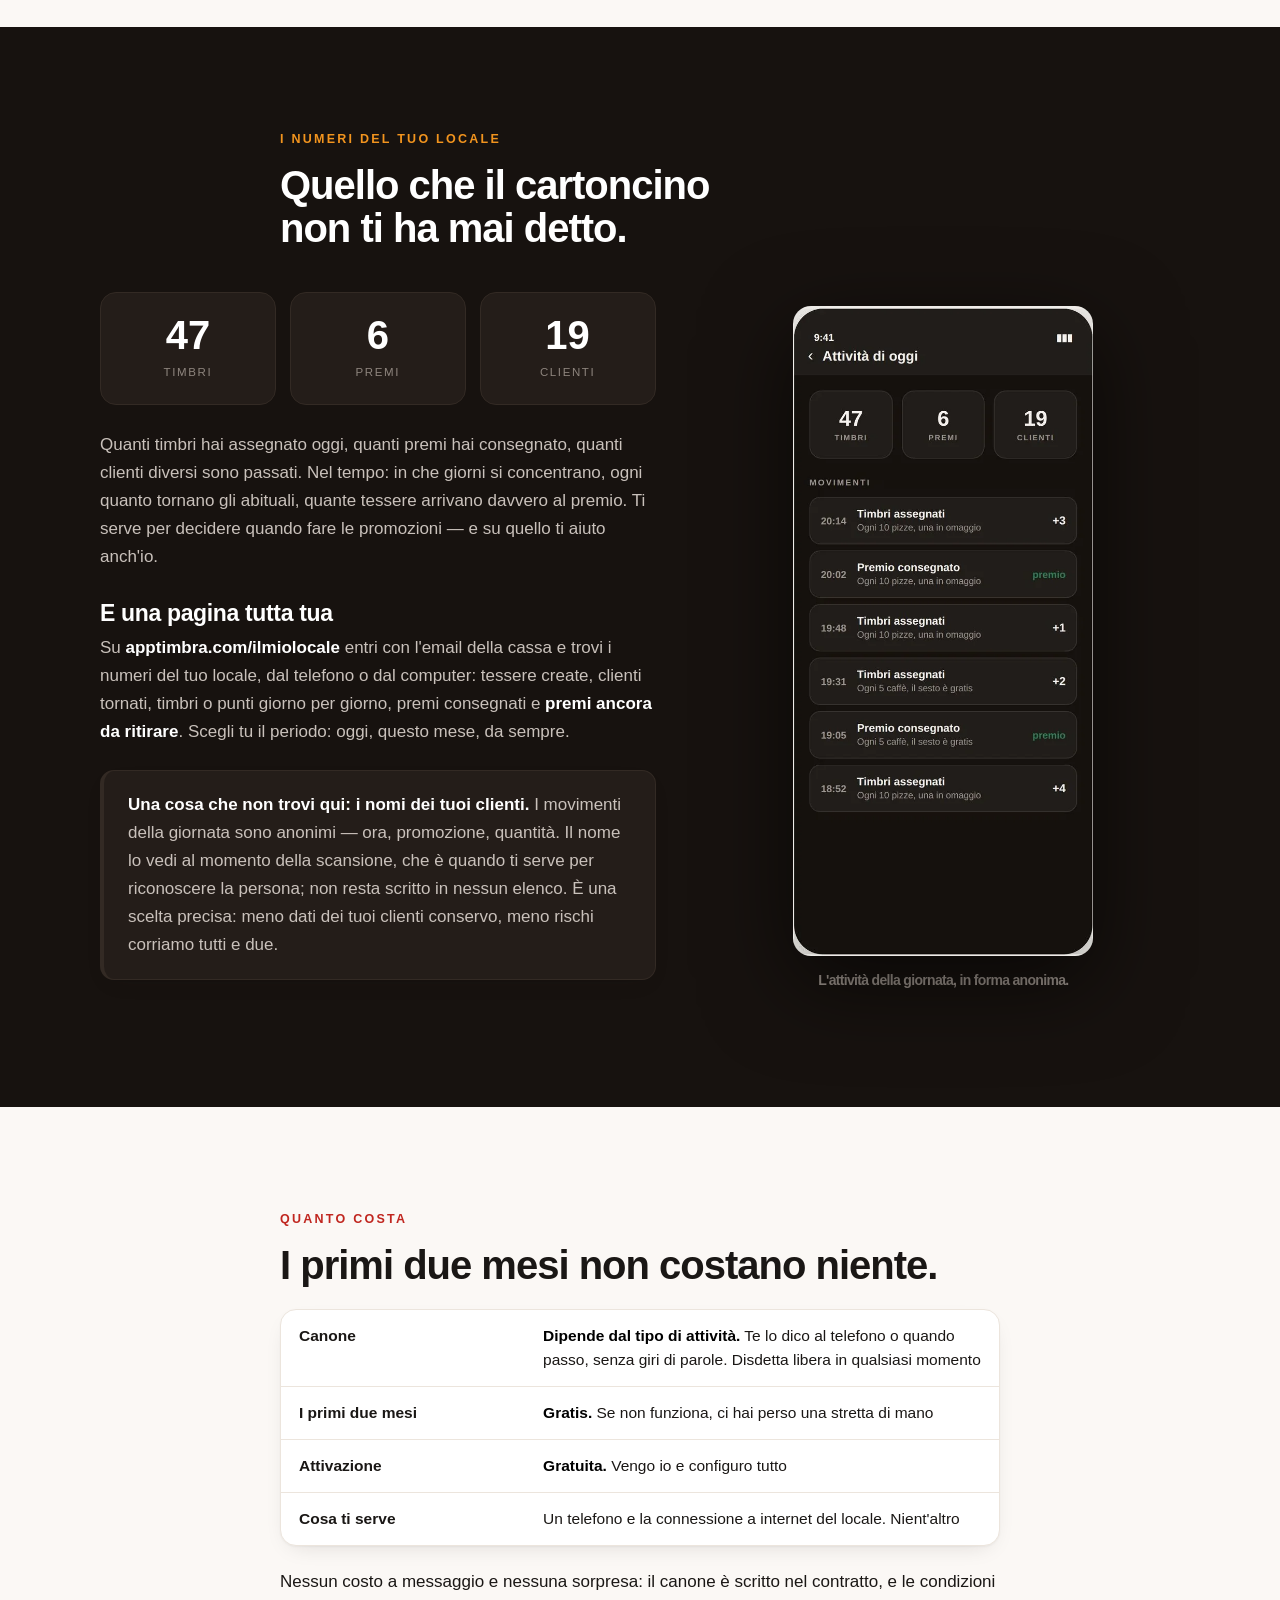
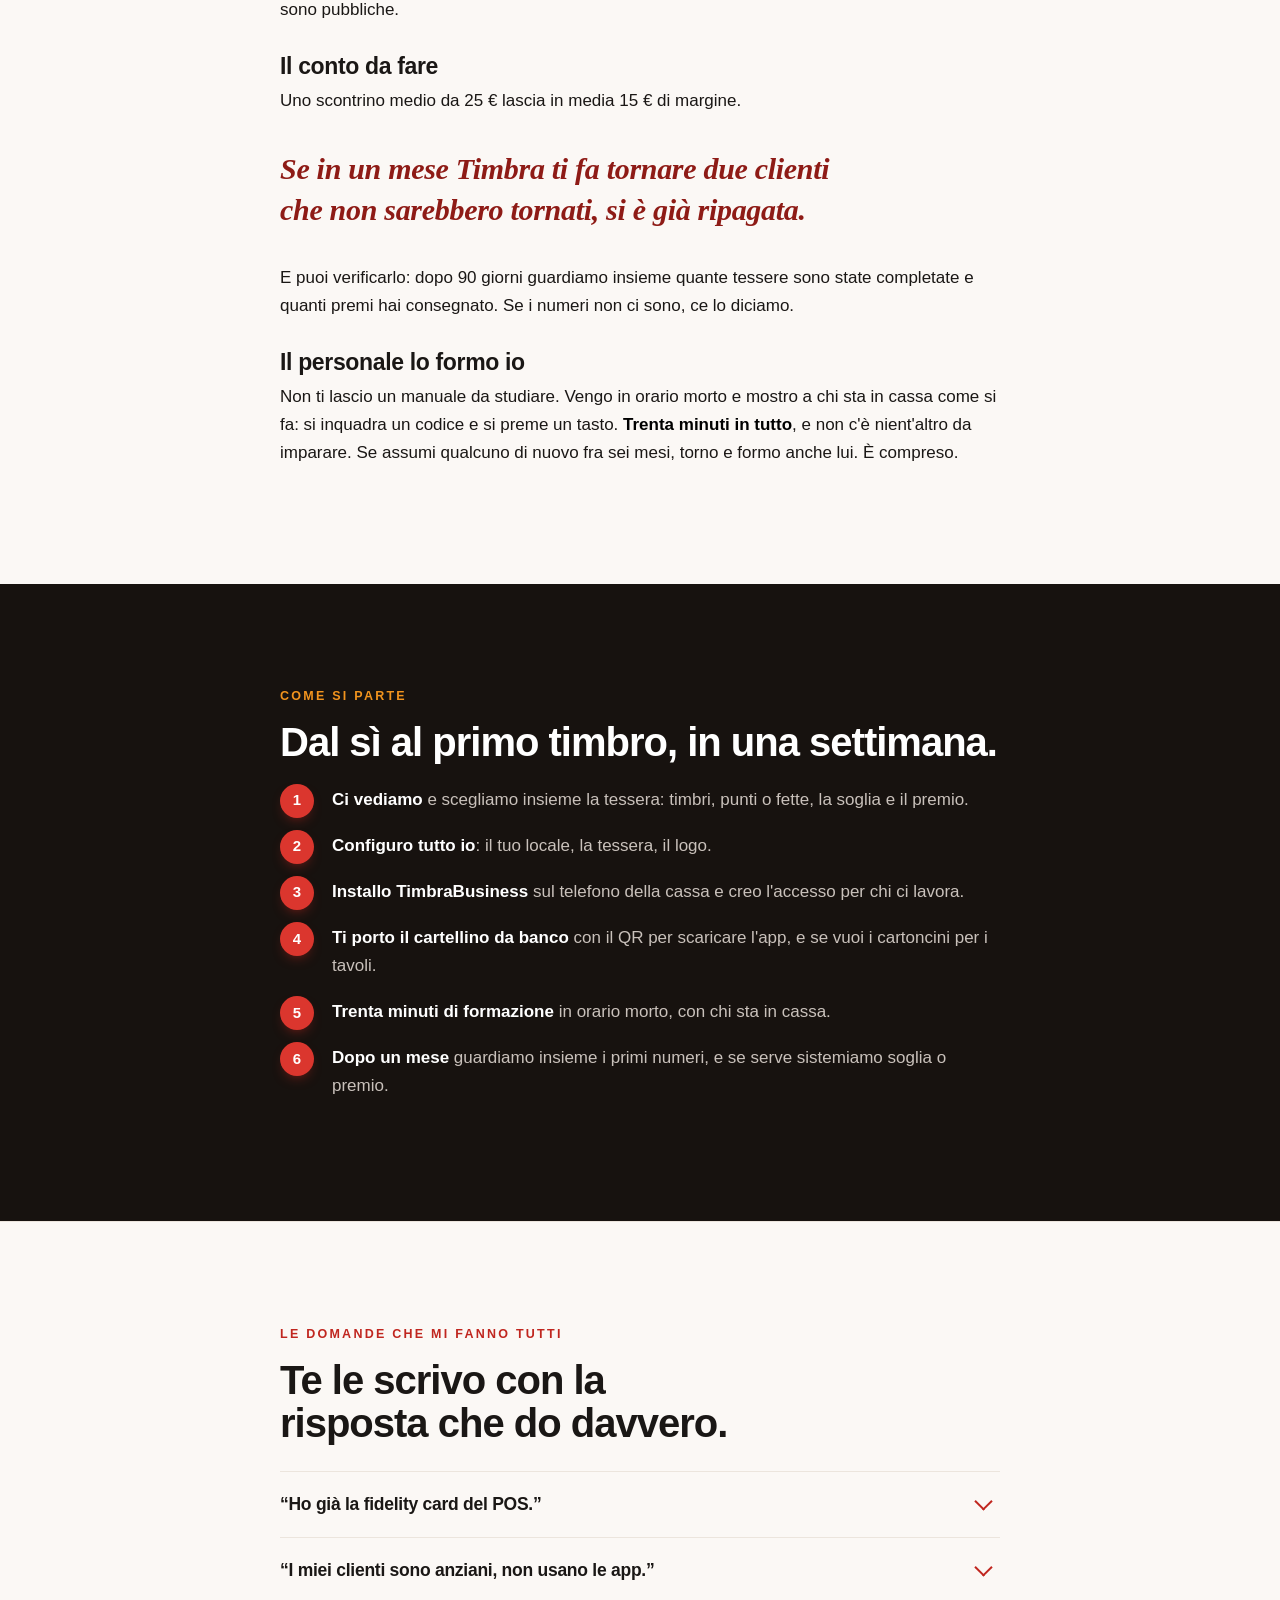
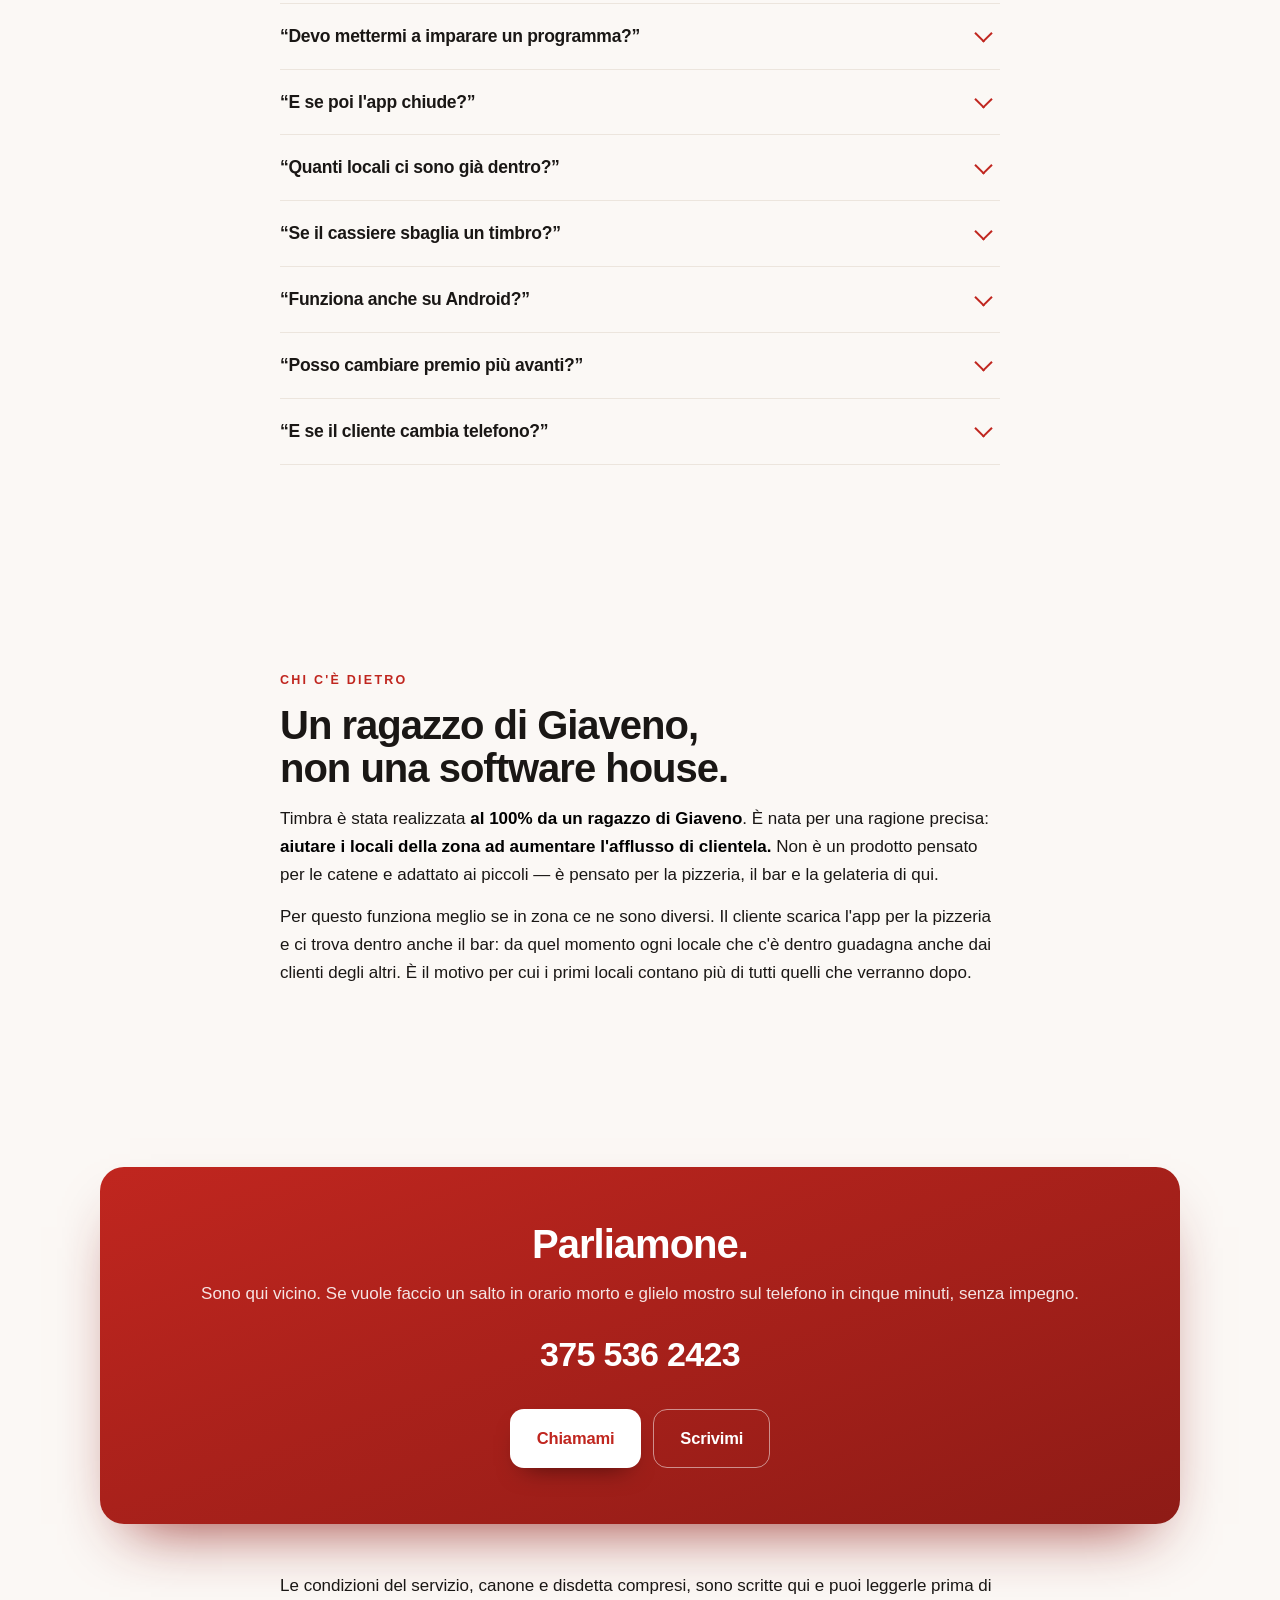
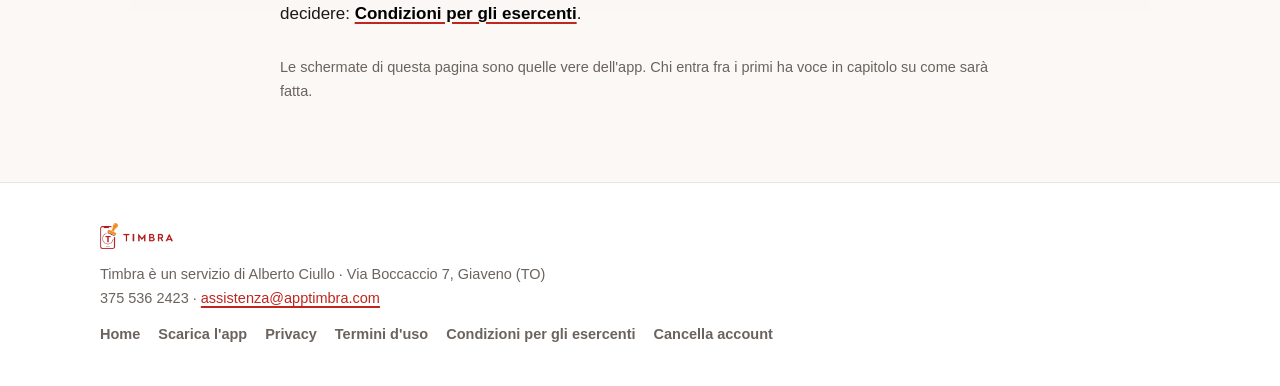
<file: per-i-locali.html>
<!doctype html>
<html lang="it">
<head>
<meta charset="utf-8">
<script>document.documentElement.className+=" js";</script>
<meta name="viewport" content="width=device-width, initial-scale=1, viewport-fit=cover">
<meta name="theme-color" content="#C0261F">
<title>Timbra per il tuo locale &mdash; la presentazione completa</title>
<meta name="description" content="La presentazione completa di Timbra per gli esercenti: come funziona in cassa, la tessera di famiglia, le notifiche e i loro limiti, i numeri del tuo locale, quanto costa.">
<link rel="icon" href="favicon.png">
<link rel="stylesheet" href="stile.css">
<meta property="og:title" content="Timbra per il tuo locale">
<meta property="og:description" content="La tessera fedelt&agrave; che i tuoi clienti non perdono pi&ugrave;.">
<meta property="og:url" content="https://apptimbra.com/per-i-locali.html">
</head>
<body>

<div class="barra"><div class="barra-dentro">
  <a class="logo" href="index.html"><img src="logo.png" alt="Timbra" width="160" height="30"></a>
  <button class="apri-menu" id="apri-menu" aria-expanded="false" aria-controls="menu" aria-label="Apri il menu">
    <span></span><span></span><span></span>
  </button>
  <nav class="menu" id="menu">
    <a href="index.html">Home</a>
    <a href="per-i-locali.html" class="qui">Per i locali</a>
    <a href="scarica.html">Scarica l'app</a>
    <a href="termini-esercenti.html" class="solo-telefono">Condizioni per gli esercenti</a>
    <a href="tel:+393755362423" class="chiama">375 536 2423</a>
  </nav>
</div></div>

<!-- =========================================================== copertina -->
<section class="cop">
<div class="wrap">
  <div class="stretto su visibile" style="margin-left:0">
    <p class="occhiello">Presentazione</p>
    <h1>Timbra per il <em>tuo locale</em>.</h1>
    <p class="occhio">La tessera fedelt&agrave; che i tuoi clienti non perdono pi&ugrave;.</p>
    <p style="margin-top:26px">Sei arrivato qui perch&eacute; hai un locale, o perch&eacute;
    vuoi capire com'&egrave; fatta Timbra prima di scaricarla. In tutti e due i casi: questa
    &egrave; la presentazione intera, le stesse schermate che porto quando vengo di persona.</p>
  </div>
</div>
</section>

<!-- ============================================================= problema -->
<section class="riga-sopra">
<div class="wrap">
  <div class="stretto su">
    <p class="occhiello">Il problema che conosci gi&agrave;</p>
    <h2>Tre seccature che non sono colpa tua.</h2>
  </div>
  <div class="carte" style="margin-top:36px">
    <div class="carta su">
      <h3>I clienti le perdono</h3>
      <p>Il cartoncino sparisce nel portafoglio, e quando il cliente torna ricomincia da
      zero. Il premio non arriva mai.</p>
    </div>
    <div class="carta su r1">
      <h3>La famiglia non fa squadra</h3>
      <p>Stasera ordina la moglie, domani il marito, sabato il figlio. Tre tessere diverse,
      tre progressi separati, nessuno che arriva al traguardo.</p>
    </div>
    <div class="carta su r2">
      <h3>Non sai niente di quello che succede</h3>
      <p>Quante tessere hai dato via? Quante sono tornate complete? Ogni quanto tornano i
      tuoi clienti abituali? Il cartoncino non te lo dice.</p>
    </div>
  </div>
  <p class="frase stretto su">La tessera fedelt&agrave; del tuo locale diventa digitale, si
  condivide in famiglia e vive nella stessa app dove il cliente tiene quelle degli altri
  locali della zona.</p>
</div>
</section>

<!-- =============================================== cosa vede il cliente --->
<section class="riga-sopra">
<div class="wrap">
  <div class="stretto su">
    <p class="occhiello">Cosa vede il tuo cliente</p>
    <h2>Tutte le sue tessere in un posto solo.</h2>
  </div>

  <div class="telefoni ventaglio su r1" style="margin-top:42px">
    <figure class="telefono">
      <img class="telefono-img" src="cliente-tessere.webp" alt="L'elenco delle tessere del cliente" width="381" height="822" loading="lazy">
      <figcaption><b>Le sue tessere</b>, tutte insieme: la tua, quella del bar, quella
      della gelateria.</figcaption>
    </figure>
    <figure class="telefono">
      <img class="telefono-img" src="cliente-tessera.webp" alt="La tessera di un locale con i timbri e il premio pronto" width="384" height="819" loading="lazy">
      <figcaption><b>La tessera del tuo locale</b>, con i timbri e il premio pronto.</figcaption>
    </figure>
    <figure class="telefono">
      <img class="telefono-img" src="cliente-codice.webp" alt="Il codice che il cliente mostra in cassa" width="382" height="821" loading="lazy">
      <figcaption><b>Il codice</b> che mostra in cassa. Nient'altro da fare.</figcaption>
    </figure>
  </div>

  <div class="stretto su" style="margin-top:44px">
    <p>Il cliente scarica <strong>Timbra</strong>, e dentro ci trova tutte le tessere dei
    locali della zona dove &egrave; stato. Non deve iscriversi a niente prima di entrare da
    te: la tessera nasce da sola la prima volta che gli timbri qualcosa.</p>
    <p>Quando si avvicina al premio glielo ricordiamo noi, con un avviso sul telefono. Quando
    la tessera &egrave; piena lo vede appena apre l'app, e lo vedi anche tu in cassa.</p>
    <p>Timbra si scarica gratis da <strong>App Store</strong> e <strong>Google Play</strong>.
    Il cliente si registra con la sua email una volta sola: se cambia telefono, rientra e
    ritrova tutte le sue tessere.</p>
  </div>
</div>
</section>

<!-- ================================================================ cassa -->
<section class="scuro">
<div class="wrap">
  <div class="stretto su">
    <p class="occhiello">Cosa fai tu in cassa</p>
    <h2>Due secondi. Meno del tempo che serve a trovare il cartoncino e timbrarlo.</h2>
  </div>

  <div class="telefoni ventaglio su r1" style="margin-top:42px">
    <figure class="telefono">
      <img class="telefono-img" src="cassa-home.webp" alt="La schermata della cassa in TimbraBusiness" width="472" height="1022" loading="lazy">
      <figcaption><b>L'app TimbraBusiness</b>, sul telefono della cassa.</figcaption>
    </figure>
    <figure class="telefono">
      <img class="telefono-img" src="cassa-scansione.webp" alt="La scansione del codice cliente con nome, premio e numero di timbri" width="472" height="1022" loading="lazy">
      <figcaption><b>Si inquadra il codice</b> e si sceglie quanti timbri assegnare.</figcaption>
    </figure>
  </div>

  <div class="stretto su" style="margin-top:48px">
    <ol class="passi">
      <li>Il cliente ti mostra il codice sullo schermo del telefono.</li>
      <li>Tu lo inquadri con l'app <strong>TimbraBusiness</strong>, sul telefono della
      cassa.</li>
      <li>Scegli quanti timbri assegnare &mdash; tre pizze, tre timbri &mdash; e confermi.</li>
    </ol>
    <p>Compare <strong>il nome del cliente</strong>, cos&igrave; sai che stai timbrando la
    persona giusta, e vedi subito a che punto &egrave; la sua tessera.</p>
    <p>Quando ha diritto al premio, il tasto verde te lo dice da solo. Lo consegni e premi: il
    sistema <strong>scala i timbri della promozione e lascia al cliente l'avanzo</strong>. Se
    aveva 12 timbri su una tessera da 10, dopo il premio gliene restano 2 &mdash; non riparte
    da zero, e non ci sono discussioni al bancone.</p>

    <h3>Se sbagli, si toglie</h3>
    <p>Un timbro dato per errore si toglie subito con il tasto meno. Ogni timbro resta
    registrato con l'ora e con chi l'ha dato, cos&igrave; a fine giornata i conti
    tornano.</p>

    <h3>Anche se in cucina non prende</h3>
    <p>Se manca la rete, l'app registra lo stesso i timbri e li tiene sul telefono. Partono da
    soli appena torna il campo, e nessuno va perso. Il cliente non si accorge di niente.</p>

    <h3>Nessuno pu&ograve; timbrarsi da solo</h3>
    <p>I timbri li pu&ograve; assegnare <strong>solo chi entra in TimbraBusiness con le
    credenziali del tuo locale</strong>. Il cliente, dalla sua app, non ha alcun modo di
    aggiungerseli. E non &egrave; un blocco dell'interfaccia che si aggira con un trucco:
    &egrave; il sistema stesso che rifiuta la scrittura, a livello di database.</p>
  </div>
</div>
</section>

<!-- ================================================== timbri, punti, fette -->
<section class="riga-sopra">
<div class="wrap">
  <div class="stretto su">
    <p class="occhiello">La tua tessera, su misura</p>
    <h2>Timbri, punti o fette di pizza.</h2>
    <p class="occhio">La tessera la scegliamo insieme, guardando il tuo menu e come lavori.</p>
  </div>
  <div class="carte" style="margin-top:36px">
    <div class="carta su">
      <h3>A timbri</h3>
      <p>Un timbro per ogni birra, caffè, poke o visita. Al decimo, il premio. &Egrave; la
      tessera che tutti capiscono senza spiegazioni, quella di sempre.</p>
    </div>
    <div class="carta su r1">
      <h3>A punti sulla spesa</h3>
      <p>In cassa batti l'importo del conto e i punti li calcola l'app: per esempio
      1&nbsp;&euro; = 1 punto, premio a 100. &Egrave; la pi&ugrave; giusta quando i conti sono
      molto diversi, perch&eacute; chi spende di pi&ugrave; arriva prima.</p>
    </div>
    <div class="carta su r2">
      <h3>A fette di pizza</h3>
      <p>La tessera &egrave; una pizza che si riempie una fetta alla volta. Per le pizzerie
      &egrave; la pi&ugrave; simpatica da vedere, e funziona come i timbri.</p>
    </div>
  </div>
  <div class="stretto su" style="margin-top:40px">
    <h3>La regola del premio</h3>
    <p>La soglia va messa in modo che <strong>un cliente abituale arrivi al premio in circa
    un mese</strong>. Se ci vogliono sei mesi, la tessera finisce dimenticata e non riporta
    nessuno. Il premio &egrave; un tuo prodotto, non uno sconto sul piatto che ti fa
    guadagnare: costa poco a te e vale tanto per il cliente.</p>
    <h3>Si cambia quando vuoi</h3>
    <p>Premio, soglia e condizioni (per esempio &laquo;premio non ritirabile il
    sabato&raquo;) si cambiano quando vuoi: me lo dici e lo sistemo. Le condizioni il cliente
    le legge sulla sua tessera.</p>
    <h3>Se vuoi, i timbri scadono</h3>
    <p>Puoi decidere che i timbri valgano per un certo numero di mesi. Il cliente vede la
    data sulla tessera e riceve un avviso prima della scadenza: &egrave; un motivo in pi&ugrave;
    per tornare. Se non la vuoi, non c'&egrave;.</p>
  </div>
</div>
</section>

<!-- ============================================================= famiglia -->
<section>
<div class="wrap">
  <div class="stretto su">
    <p class="occhiello">La tessera di famiglia</p>
    <h2>Non ti entra un cliente: ti entra una casa.</h2>
    <p class="occhio">Questa &egrave; la parte che il cartoncino non pu&ograve; fare in
    nessun modo.</p>
  </div>

  <div class="telefoni su r1" style="margin-top:42px">
    <figure class="telefono">
      <img class="telefono-img" src="famiglia-nucleo.webp" alt="Il nucleo familiare con il codice di invito e i membri" width="475" height="1019" loading="lazy">
      <figcaption><b>Fino a cinque persone</b>, un codice di invito, una tessera sola.</figcaption>
    </figure>
    <figure class="telefono">
      <img class="telefono-img" src="famiglia-tessera.webp" alt="La tessera condivisa con i timbri firmati dai membri della famiglia" width="473" height="1019" loading="lazy">
      <figcaption><b>Chiunque ordini</b>, il timbro finisce nello stesso salvadanaio.</figcaption>
    </figure>
  </div>

  <div class="stretto su" style="margin-top:44px">
    <p>Fino a <strong>cinque persone dello stesso nucleo</strong> condividono una tessera
    sola. Il premio arriva davvero, e il nucleo continua a scegliere te.</p>
    <p>Chi ha gi&agrave; una sua tessera personale, quando entra in famiglia, sceglie se
    <strong>unire i timbri che ha gi&agrave;</strong> o tenere le due tessere separate.
    Nessuno perde niente.</p>
    <p>Una persona pu&ograve; stare in <strong>un solo nucleo alla volta</strong>: &egrave; un
    vincolo del sistema, non una regola scritta da qualche parte. Serve a evitare che un buono
    guadagnato da una famiglia finisca in mano a qualcun altro.</p>
    <p>Gli avvisi della tessera di famiglia arrivano a <strong>tutti i suoi
    membri</strong>: basta che uno passi da te.</p>
    <p class="frase">A ritirare il premio non viene uno: viene la famiglia, con fame.</p>
  </div>
</div>
</section>

<!-- ============================================================ notifiche -->
<section class="scuro">
<div class="wrap">
  <div class="algoritmo su">
    <p class="sopra">Qui dietro c'&egrave; un</p>
    <p class="cifrone">ALGORITMO</p>
    <p class="occhio" style="margin-top:0">Ogni notte guarda le tessere del tuo locale e trova
    chi sta per tornare. Il cartoncino non pu&ograve; parlare. L'app s&igrave; &mdash; ed
    &egrave; la differenza che si sente sull'incasso.</p>
  </div>

  <div class="stretto su" style="margin-top:50px">
    <h3>Gli avvisi che partono da soli</h3>
    <p><strong>&ldquo;Ti manca poco&rdquo;</strong> &mdash; quando al cliente mancano pochi
    timbri al premio (da quattro in gi&ugrave;, e mai prima di met&agrave; tessera). Sulle
    tessere a punti parla in euro: &laquo;ti mancano 20&nbsp;&euro; di spesa&raquo;. &Egrave;
    il momento in cui la voglia di tornare &egrave; pi&ugrave; alta, e con la carta quel
    promemoria non esiste.</p>
    <p><strong>&ldquo;&Egrave; un po' che non passi&rdquo;</strong> &mdash; quando un cliente
    che veniva sparisce per un po' di tempo. Quelli che perdevi senza accorgertene, te li
    riprende uno per uno.</p>
    <p><strong>&ldquo;I tuoi timbri stanno per scadere&rdquo;</strong> e
    <strong>&ldquo;ultimo giorno domani&rdquo;</strong> &mdash; solo se la tua tessera ha la
    scadenza.</p>
    <p>Non li devi gestire tu: ogni notte il sistema guarda le tessere e sceglie a chi
    scrivere. Gli avvisi arrivano <strong>di pomeriggio, nei giorni dopo l'ultimo
    timbro</strong>, non nello stesso momento. La tessera piena, invece, il cliente la vede
    appena apre l'app.</p>
  </div>

  <div class="avvisi su r1" style="margin:34px auto 0">
    <div class="avviso">
      <span class="icona" aria-hidden="true">T</span>
      <span class="testo">
        <span class="titolo">Ti mancano 2 timbri</span>
        <span class="corpo">Ancora due pizze da Mario e il premio &egrave; tuo.</span>
      </span>
      <span class="ora">16:40</span>
    </div>
    <div class="avviso">
      <span class="icona" aria-hidden="true">T</span>
      <span class="testo">
        <span class="titolo">&Egrave; un po' che non passi da Pizzeria da Mario</span>
        <span class="corpo">La tua tessera ti aspetta: hai 6 timbri.</span>
      </span>
      <span class="ora">14:05</span>
    </div>
    <div class="avviso">
      <span class="icona" aria-hidden="true">T</span>
      <span class="testo">
        <span class="titolo">Pizzeria da Mario</span>
        <span class="corpo">Stasera birra a 4 &euro;.</span>
      </span>
      <span class="ora">17:20</span>
    </div>
  </div>

  <div class="stretto su" style="margin-top:46px">
    <h3>Le campagne, quando ti servono</h3>
    <p>Sono i messaggi del tuo locale &mdash; che scriviamo <strong>insieme</strong>, quando
    ti servono. Arrivano sul telefono delle persone che hanno gi&agrave; una tessera del tuo
    locale: non a sconosciuti, ma a chi da te c'&egrave; gi&agrave; stato.</p>
    <p>La campagna arriva come notifica a chi ha accettato di ricevere le promozioni, e per
    24 ore compare anche <strong>dentro l'app</strong>, in cima alle tessere, a tutti quelli
    che hanno la tessera del tuo locale. Nessun costo a messaggio.</p>
    <div class="riquadro">
      <p><em>&ldquo;Stasera 2x1 sulla margherita.&rdquo;</em><br>
      <em>&ldquo;Da domani c'&egrave; la nuova bufala.&rdquo;</em><br>
      <em>&ldquo;Marted&igrave; sera, birra offerta con la pizza.&rdquo;</em></p>
    </div>
    <p>Mi chiami e mi dici cosa vuoi ottenere &mdash; riempire il marted&igrave;, lanciare un
    prodotto, far tornare chi manca da un mese. Il testo e il momento li curo io. Non ti
    consegno un pannello da configurare da solo.</p>
  </div>
</div>
</section>

<!-- =============================================================== limiti -->
<section>
<div class="wrap">
  <div class="stretto su">
    <p class="occhiello">I limiti delle notifiche</p>
    <h2>Quelli che non posso cambiare nemmeno se me lo chiedi.</h2>
    <p>Queste regole sono scritte dentro il sistema, e non &egrave; una scusa: &egrave; una
    scelta di come &egrave; fatta l'app.</p>

    <div class="tab">
    <table>
      <tbody>
        <tr><td>Dal tuo locale</td><td>massimo <strong>una notifica ogni 72 ore</strong> allo
          stesso cliente</td></tr>
        <tr><td>In totale</td><td>massimo <strong>due al giorno</strong>, contando tutti i
          locali dell'app</td></tr>
        <tr><td>Di notte</td><td><strong>mai fra le 22 e le 8</strong></td></tr>
        <tr><td>Quando arrivano</td><td><strong>di pomeriggio</strong>, nei giorni dopo
          l'ultimo timbro</td></tr>
        <tr><td>Il cliente pu&ograve;</td><td><strong>silenziare il tuo locale</strong> quando
          vuole, senza disinstallare l'app</td></tr>
        <tr><td>La pubblicit&agrave;</td><td>&egrave; un consenso <strong>separato</strong>:
          il cliente la accende lui, e pu&ograve; spegnerla</td></tr>
      </tbody>
    </table>
    </div>

    <p>E per le campagne c'&egrave; una regola in pi&ugrave;, che tengo io: <strong>mai di
    notte, e al massimo una ogni tre giorni</strong>.</p>

    <h3>Perch&eacute; questi limiti ti convengono</h3>
    <p>Sembra una limitazione. &Egrave; esattamente il contrario.</p>
    <p>Se ogni locale potesse mandare messaggi a piacere, i clienti disinstallerebbero l'app
    nel giro di un mese &mdash; e tu perderesti il canale insieme a tutti gli altri.
    <strong>Il limite &egrave; ci&ograve; che tiene vivo il canale che stai comprando.</strong></p>
    <p>Una notifica che arriva raramente viene letta. Una che arriva ogni giorno viene
    silenziata, e poi l'app viene cancellata. &Egrave; anche il motivo per cui poche campagne,
    scritte bene e mandate al momento giusto, rendono pi&ugrave; di trenta mandate a
    caso.</p>
  </div>
</div>
</section>

<!-- =============================================================== numeri -->
<section class="scuro">
<div class="wrap">
  <div class="stretto su">
    <p class="occhiello">I numeri del tuo locale</p>
    <h2>Quello che il cartoncino non ti ha mai detto.</h2>
  </div>

  <div class="cop-griglia" style="margin-top:42px; align-items:center">
    <div class="su r1">
      <div class="numeroni" style="margin-top:0">
        <div class="numerone"><div class="v" data-sale="47">0</div><div class="e">Timbri</div></div>
        <div class="numerone"><div class="v" data-sale="6">0</div><div class="e">Premi</div></div>
        <div class="numerone"><div class="v" data-sale="19">0</div><div class="e">Clienti</div></div>
      </div>
      <p style="margin-top:26px">Quanti timbri hai assegnato oggi, quanti premi hai
      consegnato, quanti clienti diversi sono passati. Nel tempo: in che giorni si concentrano,
      ogni quanto tornano gli abituali, quante tessere arrivano davvero al premio. Ti serve per
      decidere quando fare le promozioni &mdash; e su quello ti aiuto anch'io.</p>
      <h3>E una pagina tutta tua</h3>
      <p>Su <strong>apptimbra.com/ilmiolocale</strong> entri con l'email della cassa e trovi
      i numeri del tuo locale, dal telefono o dal computer: tessere create, clienti tornati,
      timbri o punti giorno per giorno, premi consegnati e <strong>premi ancora da
      ritirare</strong>. Scegli tu il periodo: oggi, questo mese, da sempre.</p>
      <div class="riquadro">
        <p><strong>Una cosa che non trovi qui: i nomi dei tuoi clienti.</strong> I movimenti
        della giornata sono anonimi &mdash; ora, promozione, quantit&agrave;. Il nome lo vedi
        al momento della scansione, che &egrave; quando ti serve per riconoscere la persona;
        non resta scritto in nessun elenco. &Egrave; una scelta precisa: meno dati dei tuoi
        clienti conservo, meno rischi corriamo tutti e due.</p>
      </div>
    </div>
    <figure class="telefono su r2" style="margin:0 auto; max-width:300px">
      <img class="telefono-img" src="cassa-attivita.webp" alt="La schermata dell'attivit&agrave; di oggi, con timbri, premi, clienti e i movimenti" width="579" height="1254" loading="lazy" style="width:min(78vw,300px)">
      <figcaption>L'attivit&agrave; della giornata, in forma anonima.</figcaption>
    </figure>
  </div>
</div>
</section>

<!-- ================================================================ costo -->
<section>
<div class="wrap">
  <div class="stretto su">
    <p class="occhiello">Quanto costa</p>
    <h2>I primi due mesi non costano niente.</h2>

    <div class="tab">
    <table>
      <tbody>
        <tr><td>Canone</td><td><strong>Dipende dal tipo di attivit&agrave;.</strong> Te lo dico
          al telefono o quando passo, senza giri di parole. Disdetta libera in qualsiasi
          momento</td></tr>
        <tr><td>I primi due mesi</td><td><strong>Gratis.</strong> Se non funziona, ci hai perso
          una stretta di mano</td></tr>
        <tr><td>Attivazione</td><td><strong>Gratuita.</strong> Vengo io e configuro tutto</td></tr>
        <tr><td>Cosa ti serve</td><td>Un telefono e la connessione a internet del locale.
          Nient'altro</td></tr>
      </tbody>
    </table>
    </div>
    <p>Nessun costo a messaggio e nessuna sorpresa: il canone &egrave; scritto nel contratto,
    e le condizioni sono pubbliche.</p>

    <h3>Il conto da fare</h3>
    <p>Uno scontrino medio da 25 &euro; lascia in media 15 &euro; di margine.</p>
    <p class="frase">Se in un mese Timbra ti fa tornare due clienti che non sarebbero tornati,
    si &egrave; gi&agrave; ripagata.</p>
    <p>E puoi verificarlo: dopo 90 giorni guardiamo insieme quante tessere sono state
    completate e quanti premi hai consegnato. Se i numeri non ci sono, ce lo diciamo.</p>

    <h3>Il personale lo formo io</h3>
    <p>Non ti lascio un manuale da studiare. Vengo in orario morto e mostro a chi sta in cassa
    come si fa: si inquadra un codice e si preme un tasto. <strong>Trenta minuti in
    tutto</strong>, e non c'&egrave; nient'altro da imparare. Se assumi qualcuno di nuovo fra
    sei mesi, torno e formo anche lui. &Egrave; compreso.</p>
  </div>
</div>
</section>

<!-- ========================================================= come si parte -->
<section class="scuro">
<div class="wrap">
  <div class="stretto su">
    <p class="occhiello">Come si parte</p>
    <h2>Dal s&igrave; al primo timbro, in una settimana.</h2>
    <ol class="passi">
      <li><strong>Ci vediamo</strong> e scegliamo insieme la tessera: timbri, punti o fette,
      la soglia e il premio.</li>
      <li><strong>Configuro tutto io</strong>: il tuo locale, la tessera, il logo.</li>
      <li><strong>Installo TimbraBusiness</strong> sul telefono della cassa e creo l'accesso
      per chi ci lavora.</li>
      <li><strong>Ti porto il cartellino da banco</strong> con il QR per scaricare l'app, e se
      vuoi i cartoncini per i tavoli.</li>
      <li><strong>Trenta minuti di formazione</strong> in orario morto, con chi sta in
      cassa.</li>
      <li><strong>Dopo un mese</strong> guardiamo insieme i primi numeri, e se serve
      sistemiamo soglia o premio.</li>
    </ol>
  </div>
</div>
</section>

<!-- ============================================================== domande -->
<section class="riga-sopra">
<div class="wrap">
  <div class="stretto su">
    <p class="occhiello">Le domande che mi fanno tutti</p>
    <h2>Te le scrivo con la risposta che do davvero.</h2>

    <div class="domande">
      <details>
        <summary>&ldquo;Ho gi&agrave; la fidelity card del POS.&rdquo;</summary>
        <div class="risposta">Quella &egrave; una tessera del suo locale soltanto. Timbra
        &egrave; una tessera che la famiglia condivide, e che il cliente trova nella stessa app
        dove ha quella del bar e della gelateria della zona. E le promozioni gliele imposto
        io.</div>
      </details>
      <details>
        <summary>&ldquo;I miei clienti sono anziani, non usano le app.&rdquo;</summary>
        <div class="risposta">Tenga il cartoncino per loro. Timbra le porta i clienti fra i 25
        e i 50 anni, quelli che ordinano dal telefono e che con il cartoncino non li recupera
        comunque.</div>
      </details>
      <details>
        <summary>&ldquo;Devo mettermi a imparare un programma?&rdquo;</summary>
        <div class="risposta">No. In cassa si fa una cosa sola: inquadrare un codice e premere
        un tasto. Il personale lo impara in cinque minuti, e non c'&egrave; niente da
        configurare &mdash; quello lo faccio io.</div>
      </details>
      <details>
        <summary>&ldquo;E se poi l'app chiude?&rdquo;</summary>
        <div class="risposta">Contratto mensile senza vincolo: disdice quando vuole, e i numeri
        del suo locale glieli esporto quando vuole. Non la tengo in ostaggio. I nomi e le
        email dei clienti invece restano protetti, anche verso di lei: &egrave; scritto nel
        contratto, ed &egrave; una garanzia per i suoi clienti.</div>
      </details>
      <details>
        <summary>&ldquo;Quanti locali ci sono gi&agrave; dentro?&rdquo;</summary>
        <div class="risposta">Pochi, e glielo dico esattamente, senza gonfiare il numero: a
        novembre 2026 sono tre, fra Giaveno, Rivoli e Rosta. Stiamo partendo adesso: &egrave;
        il motivo per cui i primi locali hanno voce in capitolo su come sar&agrave; fatta
        l'app.</div>
      </details>
      <details>
        <summary>&ldquo;Se il cassiere sbaglia un timbro?&rdquo;</summary>
        <div class="risposta">Lo toglie subito con il tasto meno. Ogni timbro resta registrato
        con l'ora e con chi l'ha dato.</div>
      </details>
      <details>
        <summary>&ldquo;Funziona anche su Android?&rdquo;</summary>
        <div class="risposta">L'app dei clienti s&igrave;, su App Store e Google Play. L'app
        della cassa su iPhone si scarica dall'App Store; su Android gliela attivo io.</div>
      </details>
      <details>
        <summary>&ldquo;Posso cambiare premio pi&ugrave; avanti?&rdquo;</summary>
        <div class="risposta">S&igrave;, quando vuole. Me lo dice e lo sistemo: i timbri che i
        clienti hanno gi&agrave; non si perdono.</div>
      </details>
      <details>
        <summary>&ldquo;E se il cliente cambia telefono?&rdquo;</summary>
        <div class="risposta">Rientra con la sua email e ritrova tutte le tessere, timbri
        compresi. &Egrave; il motivo per cui una tessera nel telefono non si perde.</div>
      </details>
    </div>
  </div>
</div>
</section>

<!-- ============================================================== chi c'è -->
<section>
<div class="wrap">
  <div class="stretto su">
    <p class="occhiello">Chi c'&egrave; dietro</p>
    <h2>Un ragazzo di Giaveno, non una software house.</h2>
    <p>Timbra &egrave; stata realizzata <strong>al 100% da un ragazzo di Giaveno</strong>.
    &Egrave; nata per una ragione precisa: <strong>aiutare i locali della zona ad aumentare
    l'afflusso di clientela.</strong> Non &egrave; un prodotto pensato per le catene e adattato
    ai piccoli &mdash; &egrave; pensato per la pizzeria, il bar e la gelateria di qui.</p>
    <p>Per questo funziona meglio se in zona ce ne sono diversi. Il cliente scarica l'app per
    la pizzeria e ci trova dentro anche il bar: da quel momento ogni locale che c'&egrave;
    dentro guadagna anche dai clienti degli altri. &Egrave; il motivo per cui i primi locali
    contano pi&ugrave; di tutti quelli che verranno dopo.</p>
  </div>
</div>
</section>

<!-- ============================================================= chiusura -->
<section class="fitta">
<div class="wrap">
  <div class="chiusura su">
    <h2>Parliamone.</h2>
    <p>Sono qui vicino. Se vuole faccio un salto in orario morto e glielo mostro sul telefono
    in cinque minuti, senza impegno.</p>
    <p style="margin:18px 0 0"><a class="telefono" href="tel:+393755362423">375 536 2423</a></p>
    <div class="bottoni">
      <a class="bottone" href="tel:+393755362423">Chiamami</a>
      <a class="bottone fantasma" href="mailto:assistenza@apptimbra.com">Scrivimi</a>
    </div>
  </div>

  <div class="stretto su" style="margin-top:48px">
    <p>Le condizioni del servizio, canone e disdetta compresi, sono scritte qui e puoi
    leggerle prima di decidere:
    <a href="termini-esercenti.html"><strong>Condizioni per gli esercenti</strong></a>.</p>
    <p class="nota-finale">Le schermate di questa pagina sono quelle vere dell'app. Chi entra
    fra i primi ha voce in capitolo su come sar&agrave; fatta.</p>
  </div>
</div>
</section>

<footer>
<div class="wrap">
  <div class="piede-logo"><img src="logo.png" alt="Timbra" width="139" height="26"></div>
  Timbra &egrave; un servizio di Alberto Ciullo &middot; Via Boccaccio 7, Giaveno (TO)<br>
  375 536 2423 &middot; <a href="mailto:assistenza@apptimbra.com">assistenza@apptimbra.com</a>
  <nav>
    <a href="index.html">Home</a>
    <a href="scarica.html">Scarica l'app</a>
    <a href="privacy.html">Privacy</a>
    <a href="termini.html">Termini d'uso</a>
    <a href="termini-esercenti.html">Condizioni per gli esercenti</a>
    <a href="cancella-account.html">Cancella account</a>
  </nav>
</div>
</footer>

<script src="sito.js"></script>
</body>
</html>
</file>
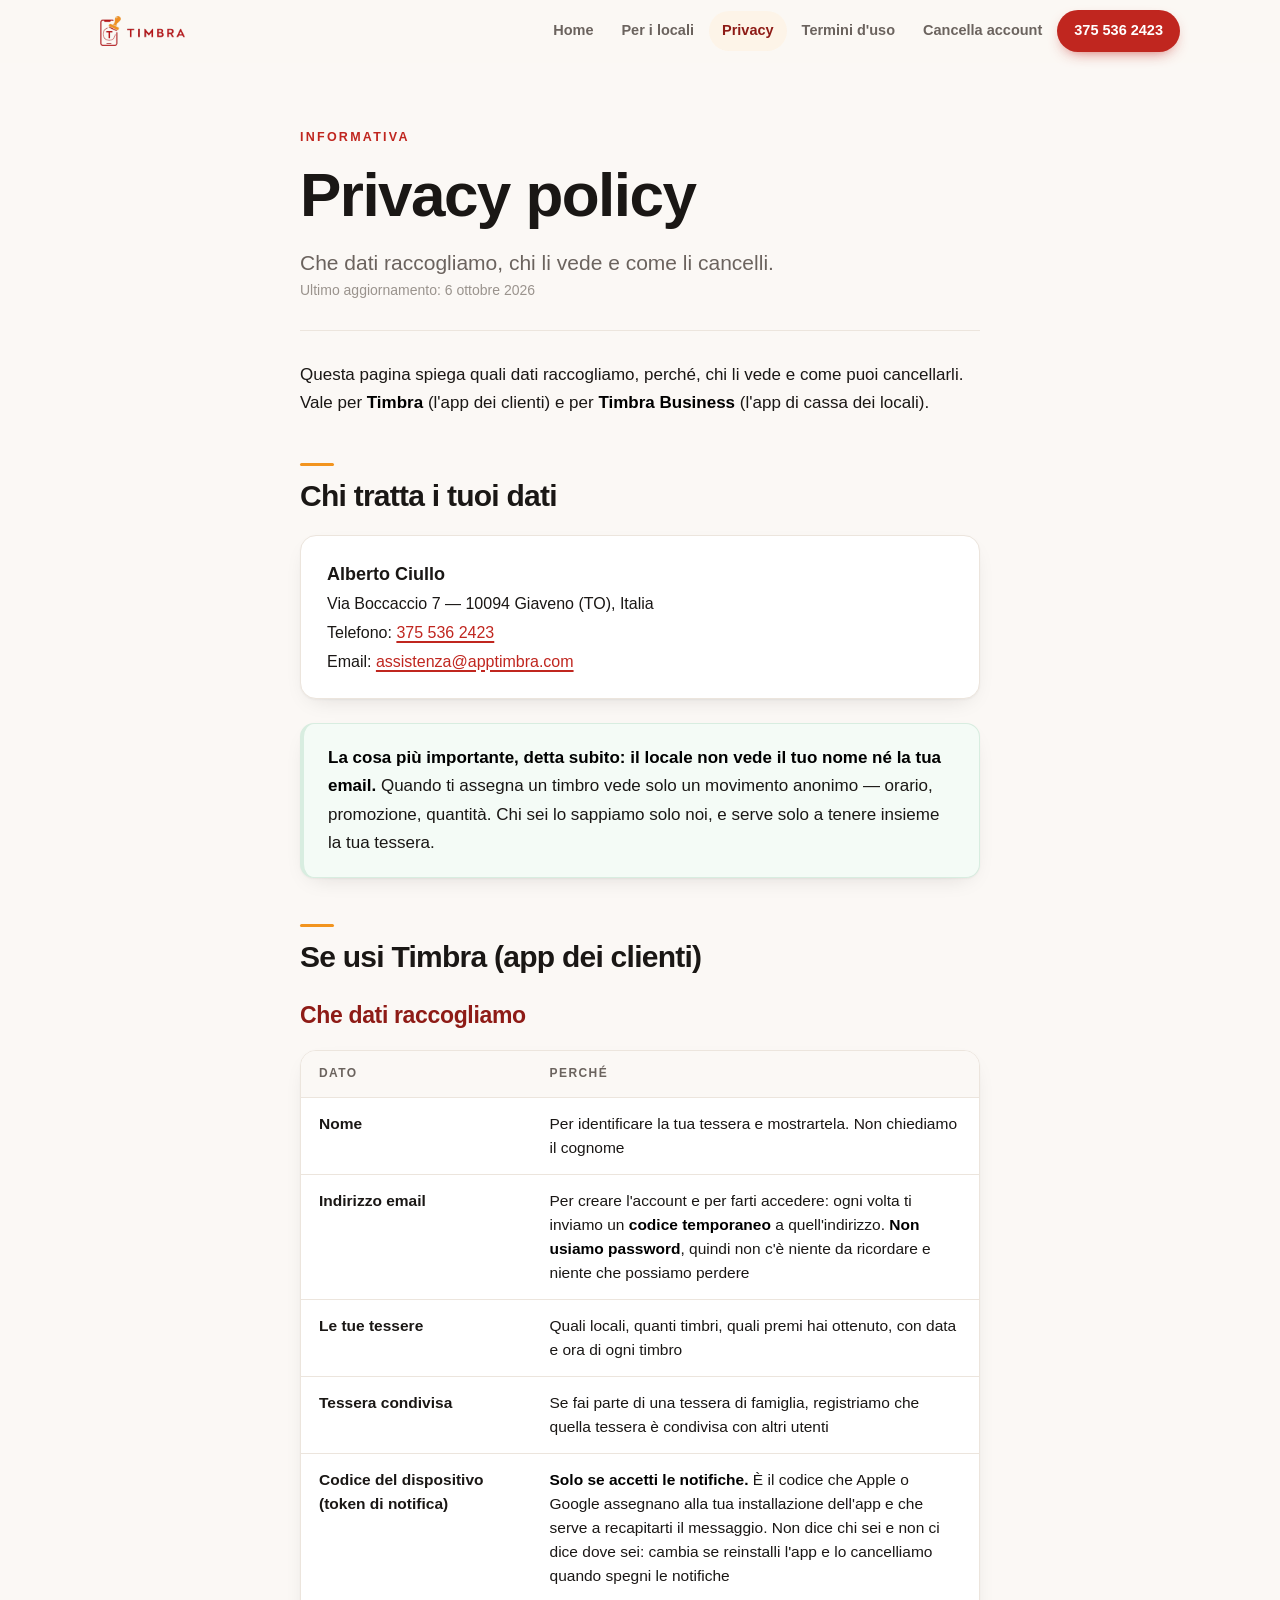
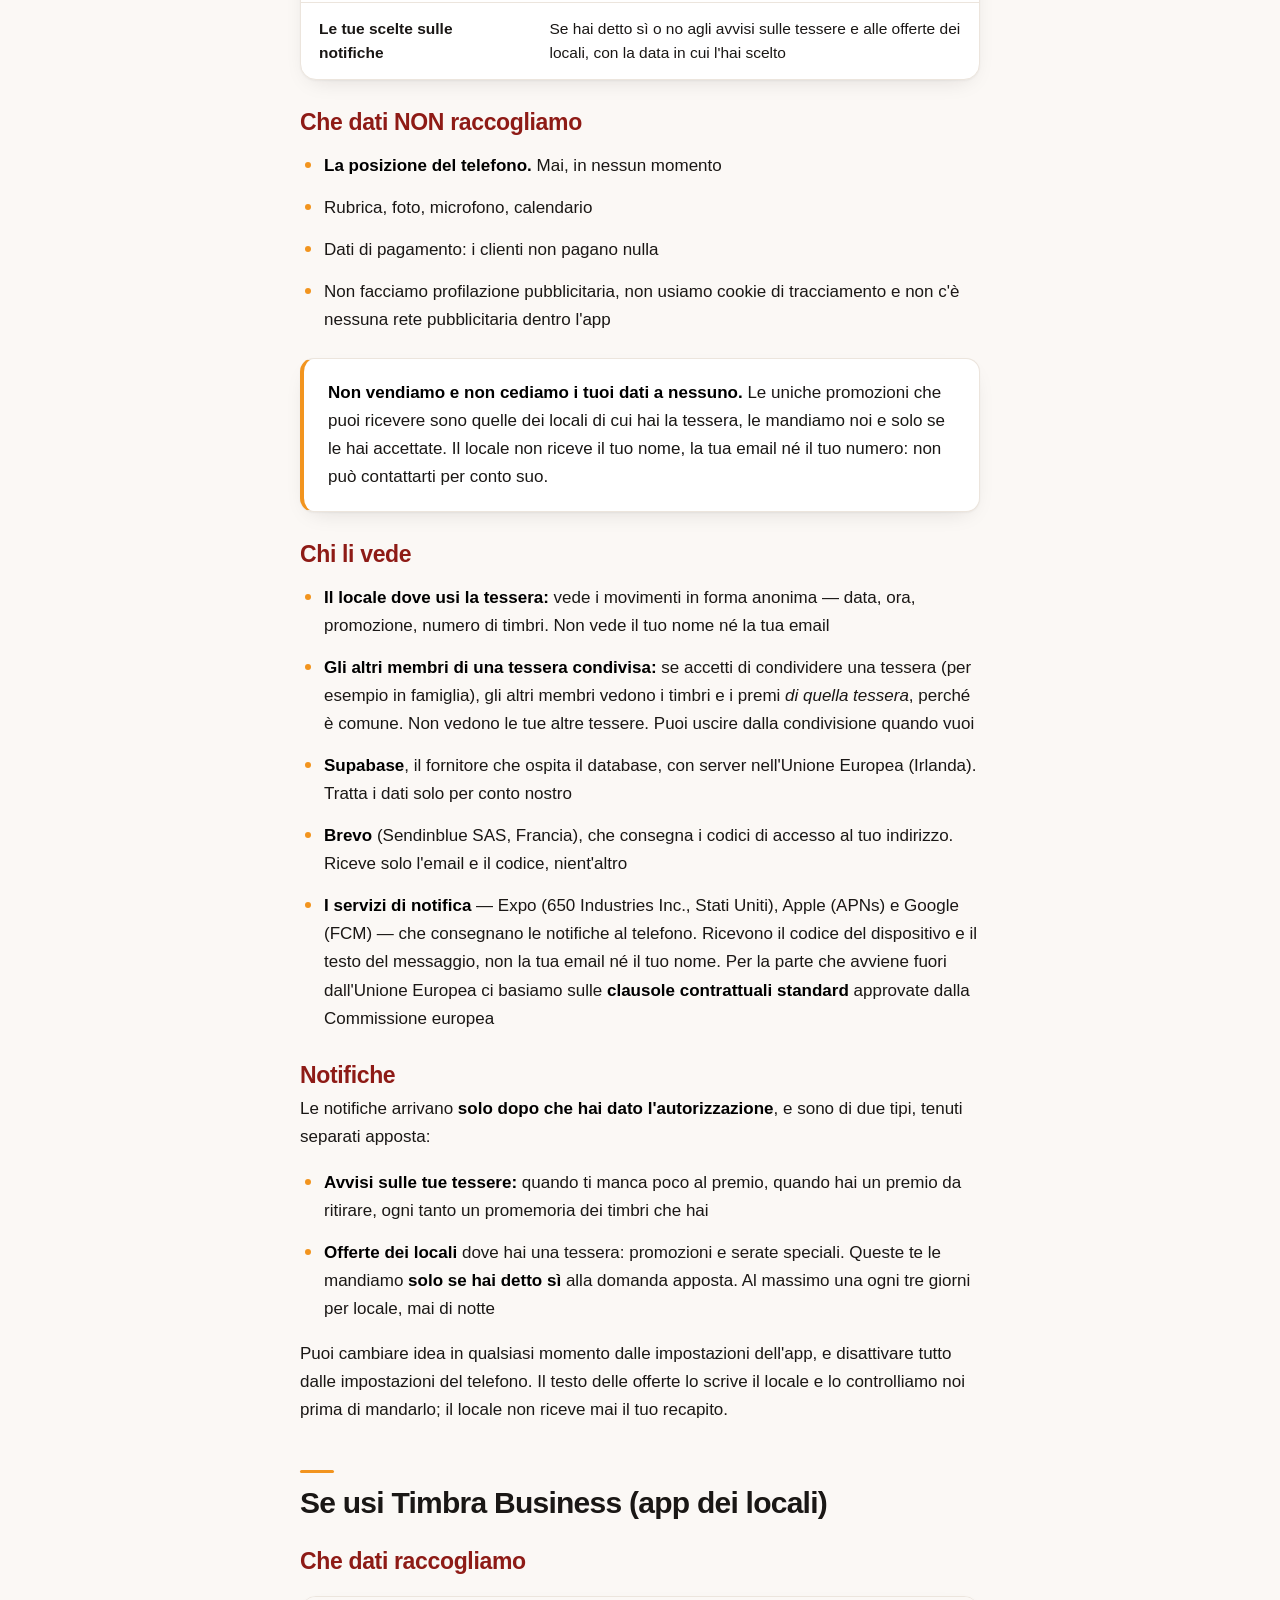
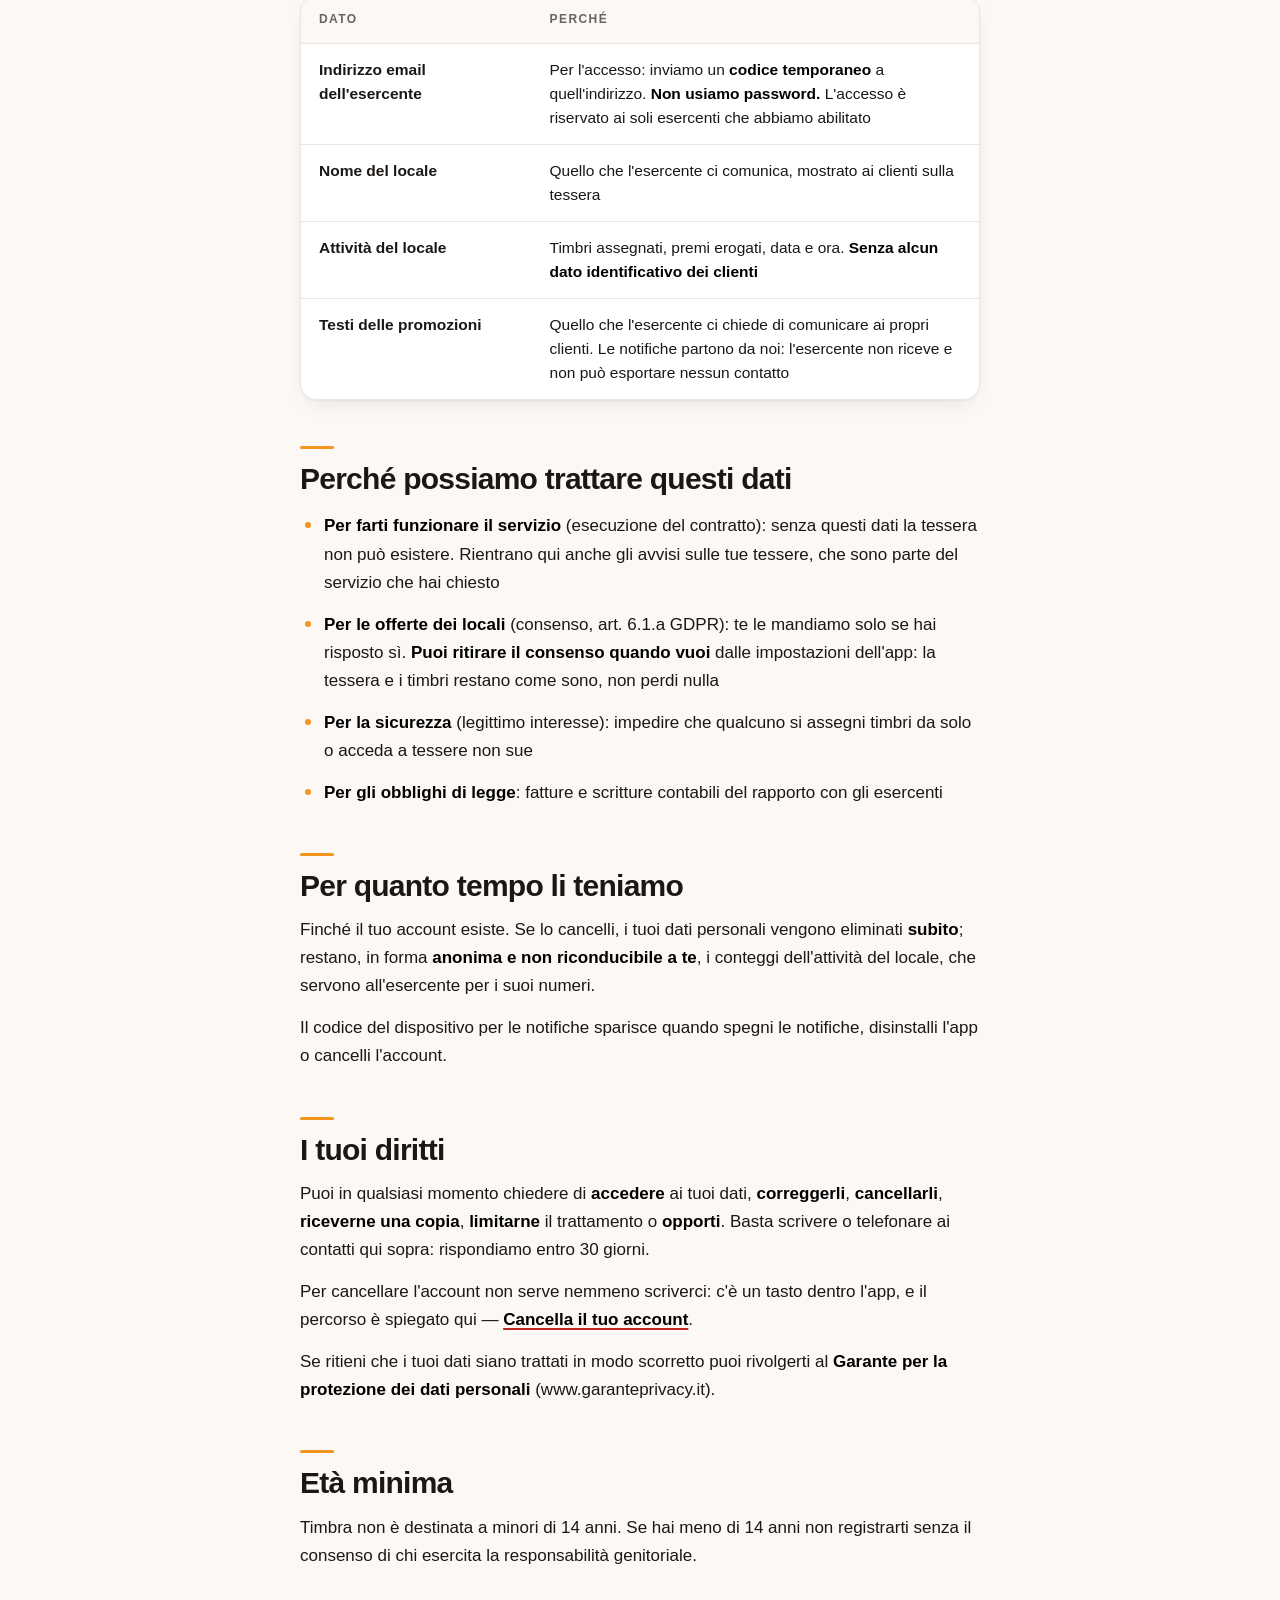
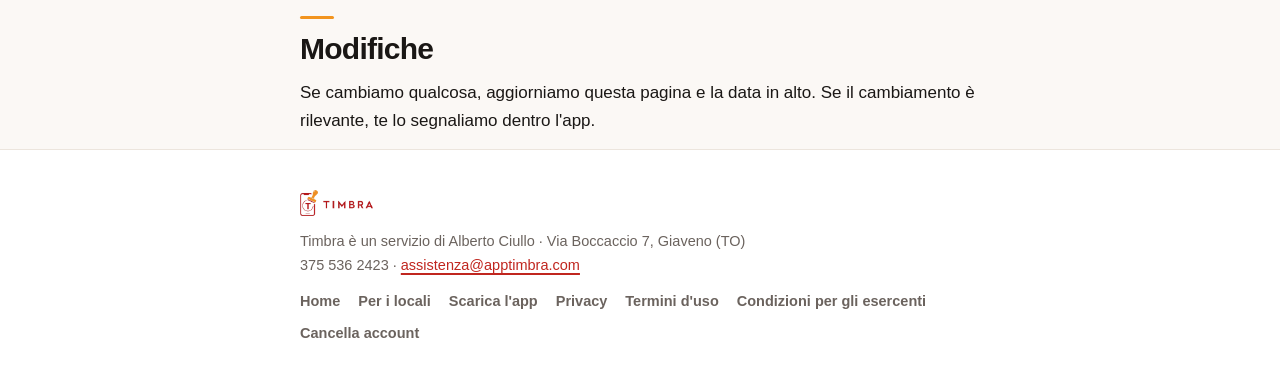
<file: privacy.html>
<!doctype html>
<html lang="it">
<head>
<meta charset="utf-8">
<script>document.documentElement.className+=" js";</script>
<meta name="viewport" content="width=device-width, initial-scale=1, viewport-fit=cover">
<meta name="theme-color" content="#C0261F">
<title>Privacy policy &mdash; Timbra</title>
<meta name="description" content="Come Timbra tratta i dati delle persone che usano l&rsquo;app.">
<link rel="icon" href="[data-uri]">
<link rel="stylesheet" href="stile.css">
</head>
<body class="pagina-testo">

<div class="barra"><div class="barra-dentro">
  <a class="logo" href="index.html"><img src="[data-uri]" alt="Timbra" width="160" height="30"></a>
  <button class="apri-menu" id="apri-menu" aria-expanded="false" aria-controls="menu" aria-label="Apri il menu">
    <span></span><span></span><span></span>
  </button>
  <nav class="menu" id="menu">
    <a href="index.html">Home</a>
    <a href="per-i-locali.html">Per i locali</a>
    <a href="privacy.html" class="qui">Privacy</a>
    <a href="termini.html">Termini d'uso</a>
    <a href="cancella-account.html">Cancella account</a>
    <a href="termini-esercenti.html" class="solo-telefono">Condizioni per gli esercenti</a>
    <a href="tel:+393755362423" class="chiama">375 536 2423</a>
  </nav>
</div></div>

<div class="wrap">
<header class="testata">
  <p class="occhiello">Informativa</p>
  <h1>Privacy policy</h1>
  <p class="occhio">Che dati raccogliamo, chi li vede e come li cancelli.</p>
  <p class="agg">Ultimo aggiornamento: 6 ottobre 2026</p>
</header>

<p>Questa pagina spiega quali dati raccogliamo, perch&eacute;, chi li vede e come puoi
cancellarli. Vale per <strong>Timbra</strong> (l'app dei clienti) e per
<strong>Timbra Business</strong> (l'app di cassa dei locali).</p>

<h2>Chi tratta i tuoi dati</h2>
<div class="contatti">
<span class="nome">Alberto Ciullo</span><br>
Via Boccaccio 7 &mdash; 10094 Giaveno (TO), Italia<br>
Telefono: <a href="tel:+393755362423">375 536 2423</a><br>
Email: <a href="mailto:assistenza@apptimbra.com">assistenza@apptimbra.com</a>
</div>

<div class="box verde">
<p><strong>La cosa pi&ugrave; importante, detta subito: il locale non vede il tuo nome
n&eacute; la tua email.</strong> Quando ti assegna un timbro vede solo un movimento anonimo
&mdash; orario, promozione, quantit&agrave;. Chi sei lo sappiamo solo noi, e serve solo a
tenere insieme la tua tessera.</p>
</div>

<h2>Se usi Timbra (app dei clienti)</h2>

<h3>Che dati raccogliamo</h3>
<div class="tab"><table>
<thead><tr><th>Dato</th><th>Perch&eacute;</th></tr></thead>
<tbody>
<tr><td>Nome</td><td>Per identificare la tua tessera e mostrartela. Non chiediamo il cognome</td></tr>
<tr><td>Indirizzo email</td><td>Per creare l'account e per farti accedere: ogni volta
  ti inviamo un <strong>codice temporaneo</strong> a quell'indirizzo.
  <strong>Non usiamo password</strong>, quindi non c'&egrave; niente da ricordare
  e niente che possiamo perdere</td></tr>
<tr><td>Le tue tessere</td><td>Quali locali, quanti timbri, quali premi hai ottenuto,
  con data e ora di ogni timbro</td></tr>
<tr><td>Tessera condivisa</td><td>Se fai parte di una tessera di famiglia, registriamo
  che quella tessera &egrave; condivisa con altri utenti</td></tr>
<tr><td>Codice del dispositivo<br>(token di notifica)</td><td><strong>Solo se accetti le
  notifiche.</strong> &Egrave; il codice che Apple o Google assegnano alla tua installazione
  dell'app e che serve a recapitarti il messaggio. Non dice chi sei e non ci dice
  dove sei: cambia se reinstalli l'app e lo cancelliamo quando spegni le notifiche</td></tr>
<tr><td>Le tue scelte sulle notifiche</td><td>Se hai detto s&igrave; o no agli avvisi sulle
  tessere e alle offerte dei locali, con la data in cui l'hai scelto</td></tr>
</tbody>
</table></div>

<h3>Che dati NON raccogliamo</h3>
<ul>
<li><strong>La posizione del telefono.</strong> Mai, in nessun momento</li>
<li>Rubrica, foto, microfono, calendario</li>
<li>Dati di pagamento: i clienti non pagano nulla</li>
<li>Non facciamo profilazione pubblicitaria, non usiamo cookie di tracciamento e non
  c'&egrave; nessuna rete pubblicitaria dentro l'app</li>
</ul>

<div class="box">
<p><strong>Non vendiamo e non cediamo i tuoi dati a nessuno.</strong> Le uniche
promozioni che puoi ricevere sono quelle dei locali di cui hai la tessera, le mandiamo
noi e solo se le hai accettate. Il locale non riceve il tuo nome, la tua email
n&eacute; il tuo numero: non pu&ograve; contattarti per conto suo.</p>
</div>

<h3>Chi li vede</h3>
<ul>
<li><strong>Il locale dove usi la tessera:</strong> vede i movimenti in forma anonima
  &mdash; data, ora, promozione, numero di timbri. Non vede il tuo nome n&eacute; la tua email</li>
<li><strong>Gli altri membri di una tessera condivisa:</strong> se accetti di condividere
  una tessera (per esempio in famiglia), gli altri membri vedono i timbri e i premi
  <em>di quella tessera</em>, perch&eacute; &egrave; comune. Non vedono le tue altre tessere.
  Puoi uscire dalla condivisione quando vuoi</li>
<li><strong>Supabase</strong>, il fornitore che ospita il database, con server
  nell'Unione Europea (Irlanda). Tratta i dati solo per conto nostro</li>
<li><strong>Brevo</strong> (Sendinblue SAS, Francia), che consegna i codici
  di accesso al tuo indirizzo. Riceve solo l'email e il codice, nient'altro</li>
<li><strong>I servizi di notifica</strong> &mdash; Expo (650 Industries Inc., Stati Uniti),
  Apple (APNs) e Google (FCM) &mdash; che consegnano le notifiche al telefono. Ricevono il
  codice del dispositivo e il testo del messaggio, non la tua email n&eacute; il tuo nome.
  Per la parte che avviene fuori dall'Unione Europea ci basiamo sulle
  <strong>clausole contrattuali standard</strong> approvate dalla Commissione europea</li>
</ul>

<h3>Notifiche</h3>
<p>Le notifiche arrivano <strong>solo dopo che hai dato l'autorizzazione</strong>, e sono
di due tipi, tenuti separati apposta:</p>
<ul>
<li><strong>Avvisi sulle tue tessere:</strong> quando ti manca poco al premio, quando hai
  un premio da ritirare, ogni tanto un promemoria dei timbri che hai</li>
<li><strong>Offerte dei locali</strong> dove hai una tessera: promozioni e serate speciali.
  Queste te le mandiamo <strong>solo se hai detto s&igrave;</strong> alla domanda apposta.
  Al massimo una ogni tre giorni per locale, mai di notte</li>
</ul>
<p>Puoi cambiare idea in qualsiasi momento dalle impostazioni dell'app, e disattivare tutto
dalle impostazioni del telefono. Il testo delle offerte lo scrive il locale e lo controlliamo
noi prima di mandarlo; il locale non riceve mai il tuo recapito.</p>

<h2>Se usi Timbra Business (app dei locali)</h2>

<h3>Che dati raccogliamo</h3>
<div class="tab"><table>
<thead><tr><th>Dato</th><th>Perch&eacute;</th></tr></thead>
<tbody>
<tr><td>Indirizzo email dell'esercente</td><td>Per l'accesso: inviamo un
  <strong>codice temporaneo</strong> a quell'indirizzo. <strong>Non usiamo password.</strong>
  L'accesso &egrave; riservato ai soli esercenti che abbiamo abilitato</td></tr>
<tr><td>Nome del locale</td><td>Quello che l'esercente ci comunica, mostrato ai clienti
  sulla tessera</td></tr>
<tr><td>Attivit&agrave; del locale</td><td>Timbri assegnati, premi erogati, data e ora.
  <strong>Senza alcun dato identificativo dei clienti</strong></td></tr>
<tr><td>Testi delle promozioni</td><td>Quello che l'esercente ci chiede di comunicare ai
  propri clienti. Le notifiche partono da noi: l'esercente non riceve e non pu&ograve;
  esportare nessun contatto</td></tr>
</tbody>
</table></div>

<h2>Perch&eacute; possiamo trattare questi dati</h2>
<ul>
<li><strong>Per farti funzionare il servizio</strong> (esecuzione del contratto): senza
  questi dati la tessera non pu&ograve; esistere. Rientrano qui anche gli avvisi sulle tue
  tessere, che sono parte del servizio che hai chiesto</li>
<li><strong>Per le offerte dei locali</strong> (consenso, art. 6.1.a GDPR): te le mandiamo
  solo se hai risposto s&igrave;. <strong>Puoi ritirare il consenso quando vuoi</strong> dalle
  impostazioni dell'app: la tessera e i timbri restano come sono, non perdi nulla</li>
<li><strong>Per la sicurezza</strong> (legittimo interesse): impedire che qualcuno si
  assegni timbri da solo o acceda a tessere non sue</li>
<li><strong>Per gli obblighi di legge</strong>: fatture e scritture contabili del rapporto
  con gli esercenti</li>
</ul>

<h2>Per quanto tempo li teniamo</h2>
<p>Finch&eacute; il tuo account esiste. Se lo cancelli, i tuoi dati personali vengono eliminati
<strong>subito</strong>; restano, in forma <strong>anonima e non riconducibile a te</strong>,
i conteggi dell'attivit&agrave; del locale, che servono all'esercente per i suoi numeri.</p>
<p>Il codice del dispositivo per le notifiche sparisce quando spegni le notifiche,
disinstalli l'app o cancelli l'account.</p>

<h2>I tuoi diritti</h2>
<p>Puoi in qualsiasi momento chiedere di <strong>accedere</strong> ai tuoi dati,
<strong>correggerli</strong>, <strong>cancellarli</strong>, <strong>riceverne una copia</strong>,
<strong>limitarne</strong> il trattamento o <strong>opporti</strong>. Basta scrivere o telefonare
ai contatti qui sopra: rispondiamo entro 30 giorni.</p>
<p>Per cancellare l'account non serve nemmeno scriverci: c'&egrave; un tasto dentro l'app, e il
percorso &egrave; spiegato qui &mdash;
<a href="cancella-account.html"><strong>Cancella il tuo account</strong></a>.</p>
<p>Se ritieni che i tuoi dati siano trattati in modo scorretto puoi rivolgerti al
<strong>Garante per la protezione dei dati personali</strong> (www.garanteprivacy.it).</p>

<h2>Et&agrave; minima</h2>
<p>Timbra non &egrave; destinata a minori di 14 anni. Se hai meno di 14 anni non registrarti
senza il consenso di chi esercita la responsabilit&agrave; genitoriale.</p>

<h2>Modifiche</h2>
<p>Se cambiamo qualcosa, aggiorniamo questa pagina e la data in alto. Se il cambiamento
&egrave; rilevante, te lo segnaliamo dentro l'app.</p>
</div>

<footer>
<div class="wrap">
  <div class="piede-logo"><img src="[data-uri]" alt="Timbra" width="139" height="26"></div>
  Timbra &egrave; un servizio di Alberto Ciullo &middot; Via Boccaccio 7, Giaveno (TO)<br>
  375 536 2423 &middot; <a href="mailto:assistenza@apptimbra.com">assistenza@apptimbra.com</a>
  <nav>
    <a href="index.html">Home</a>
    <a href="per-i-locali.html">Per i locali</a>
    <a href="scarica.html">Scarica l'app</a>
    <a href="privacy.html">Privacy</a>
    <a href="termini.html">Termini d'uso</a>
    <a href="termini-esercenti.html">Condizioni per gli esercenti</a>
    <a href="cancella-account.html">Cancella account</a>
  </nav>
</div>
</footer>

<script src="sito.js"></script>
</body>
</html>
</file>
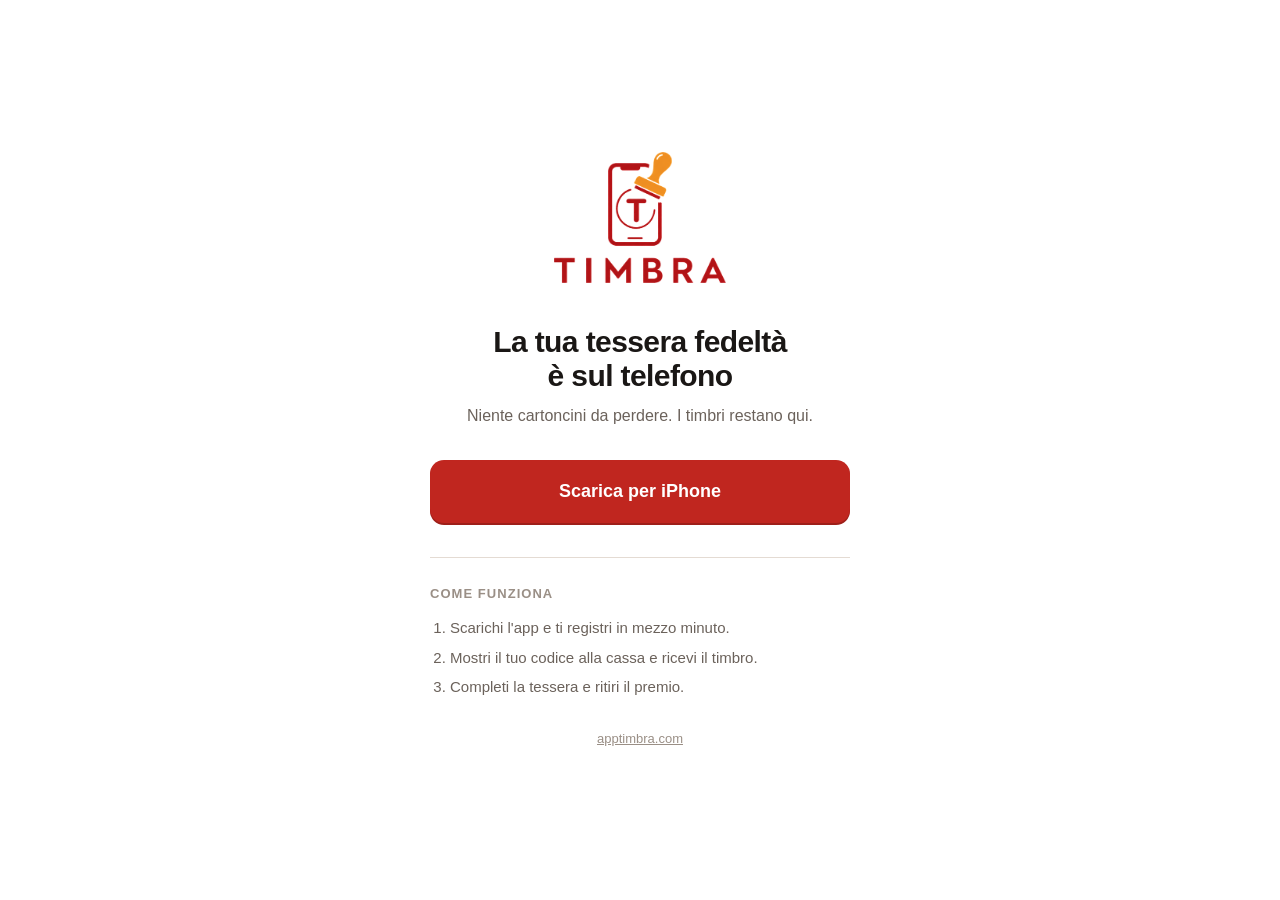
<file: scarica-index.html>
<!doctype html>
<html lang="it">
<head>
<meta charset="utf-8">
<meta name="viewport" content="width=device-width, initial-scale=1, viewport-fit=cover">
<title>Scarica Timbra</title>
<meta name="description" content="Timbra — le tessere fedeltà digitali del tuo quartiere.">
<meta name="robots" content="noindex">

<!-- ====================================================================
     UNICA COSA DA MODIFICARE: il blocco qui sotto.

     Ogni piattaforma si accende per conto suo.
       attivoIos / attivoAndroid = false → "in arrivo" per quel telefono
       attivoIos / attivoAndroid = true  → bottone verso lo store

     I due link sono già quelli veri. Quando Timbra esce su Google Play
     basta cambiare attivoAndroid da false a true: i cartellini già
     stampati continuano a funzionare, non si ristampa niente.
     ==================================================================== -->
<script>
  const CONFIG = {
    // Si accendono una alla volta: iOS è pubblicata, Android no.
    // Quando esce anche su Google Play, metti attivoAndroid: true.
    attivoIos: true,
    attivoAndroid: false,

    ios: "https://apps.apple.com/it/app/timbra-tessere-fedelt%C3%A0/id6819847694",
    android: "https://play.google.com/store/apps/details?id=com.timbraapp.timbra",
  };
</script>

<style>
  :root {
    --crema: #FFFFFF;
    --inchiostro: #1A1715;
    --grigio: #6B625B;
    --rosso: #C0261F;
    --rosso-scuro: #9E1F19;
    --linea: #E4DBD3;
  }

  * { box-sizing: border-box; -webkit-tap-highlight-color: transparent; }

  html, body { margin: 0; padding: 0; }

  body {
    min-height: 100svh;
    background: var(--crema);
    color: var(--inchiostro);
    font-family: -apple-system, BlinkMacSystemFont, "Segoe UI", Roboto,
                 "Helvetica Neue", Arial, sans-serif;
    font-size: 17px;
    line-height: 1.5;
    -webkit-font-smoothing: antialiased;
    display: flex;
    flex-direction: column;
    align-items: center;
    justify-content: center;
    padding: 32px 20px calc(32px + env(safe-area-inset-bottom));
    text-align: center;
  }

  main { width: 100%; max-width: 420px; }

  .logo { width: 172px; height: auto; margin-bottom: 34px; }

  h1 {
    font-size: 30px;
    font-weight: 700;
    letter-spacing: -0.02em;
    line-height: 1.15;
    margin: 0 0 10px;
  }

  .occhiello {
    font-size: 16px;
    color: var(--grigio);
    margin: 0 0 32px;
  }

  .bottone {
    display: block;
    width: 100%;
    padding: 18px 20px;
    border: none;
    border-radius: 14px;
    background: var(--rosso);
    color: #fff;
    font: inherit;
    font-size: 18px;
    font-weight: 600;
    text-decoration: none;
    cursor: pointer;
    box-shadow: 0 2px 0 var(--rosso-scuro);
  }

  .bottone:active { transform: translateY(1px); box-shadow: none; }

  .bottone + .bottone { margin-top: 12px; }

  .bottone.secondario {
    background: #fff;
    color: var(--inchiostro);
    border: 1px solid var(--linea);
    box-shadow: none;
  }

  .attesa {
    background: #fff;
    border: 1px solid var(--linea);
    border-radius: 14px;
    padding: 22px 20px;
  }

  .attesa strong { display: block; font-size: 19px; margin-bottom: 6px; }
  .attesa span { color: var(--grigio); font-size: 15px; }

  .come {
    margin-top: 34px;
    padding-top: 26px;
    border-top: 1px solid var(--linea);
    text-align: left;
  }

  .come h2 {
    font-size: 13px;
    font-weight: 700;
    letter-spacing: 0.08em;
    text-transform: uppercase;
    color: #9A8F86;
    margin: 0 0 14px;
  }

  .come ol { margin: 0; padding-left: 20px; color: var(--grigio); font-size: 15px; }
  .come li { margin-bottom: 7px; }
  .come li:last-child { margin-bottom: 0; }

  footer {
    margin-top: 30px;
    font-size: 13px;
    color: #9A8F86;
  }

  footer a { color: inherit; }

  /* Sfondo sempre bianco, anche su un telefono in modalita' scura:
     il cartellino al banco e' bianco e la pagina deve essergli uguale. */
  :root { color-scheme: light; }
</style>
</head>
<body>

<main>
  <img class="logo" src="[data-uri]" alt="Timbra">

  <h1>La tua tessera fedeltà<br>è sul telefono</h1>
  <p class="occhiello">Niente cartoncini da perdere. I timbri restano qui.</p>

  <div id="azione"></div>

  <section class="come">
    <h2>Come funziona</h2>
    <ol>
      <li>Scarichi l'app e ti registri in mezzo minuto.</li>
      <li>Mostri il tuo codice alla cassa e ricevi il timbro.</li>
      <li>Completi la tessera e ritiri il premio.</li>
    </ol>
  </section>

  <footer>
    <a href="https://apptimbra.com">apptimbra.com</a>
  </footer>
</main>

<script>
(function () {
  const ua = navigator.userAgent || "";
  const iOS = /iPad|iPhone|iPod/.test(ua) ||
              (navigator.platform === "MacIntel" && navigator.maxTouchPoints > 1);
  const android = /Android/.test(ua);

  const box = document.getElementById("azione");

  const bottone = (testo, href, secondario) =>
    '<a class="bottone' + (secondario ? ' secondario' : '') + '" href="' +
    href + '">' + testo + '</a>';

  const attesa = (testo) =>
    '<div class="attesa"><strong>Disponibile fra pochi giorni</strong>' +
    '<span>' + testo + '</span></div>';

  if (iOS) {
    box.innerHTML = CONFIG.attivoIos
      ? bottone("Scarica per iPhone", CONFIG.ios)
      : attesa("Stiamo pubblicando l\'app su App Store. Chiedi alla cassa e ti avvisano appena c\'è.");
  } else if (android) {
    box.innerHTML = CONFIG.attivoAndroid
      ? bottone("Scarica per Android", CONFIG.android)
      : attesa("Su iPhone Timbra c\'è già. Per Android manca pochissimo: chiedi alla cassa e ti avvisano appena esce.");
  } else {
    // da computer: mostriamo solo quello che esiste davvero
    let html = "";
    if (CONFIG.attivoIos) html += bottone("Scarica per iPhone", CONFIG.ios);
    if (CONFIG.attivoAndroid) html += bottone("Scarica per Android", CONFIG.android, Boolean(html));
    box.innerHTML = html || attesa("Stiamo pubblicando l\'app sugli store.");
  }
})();
</script>

</body>
</html>
</file>
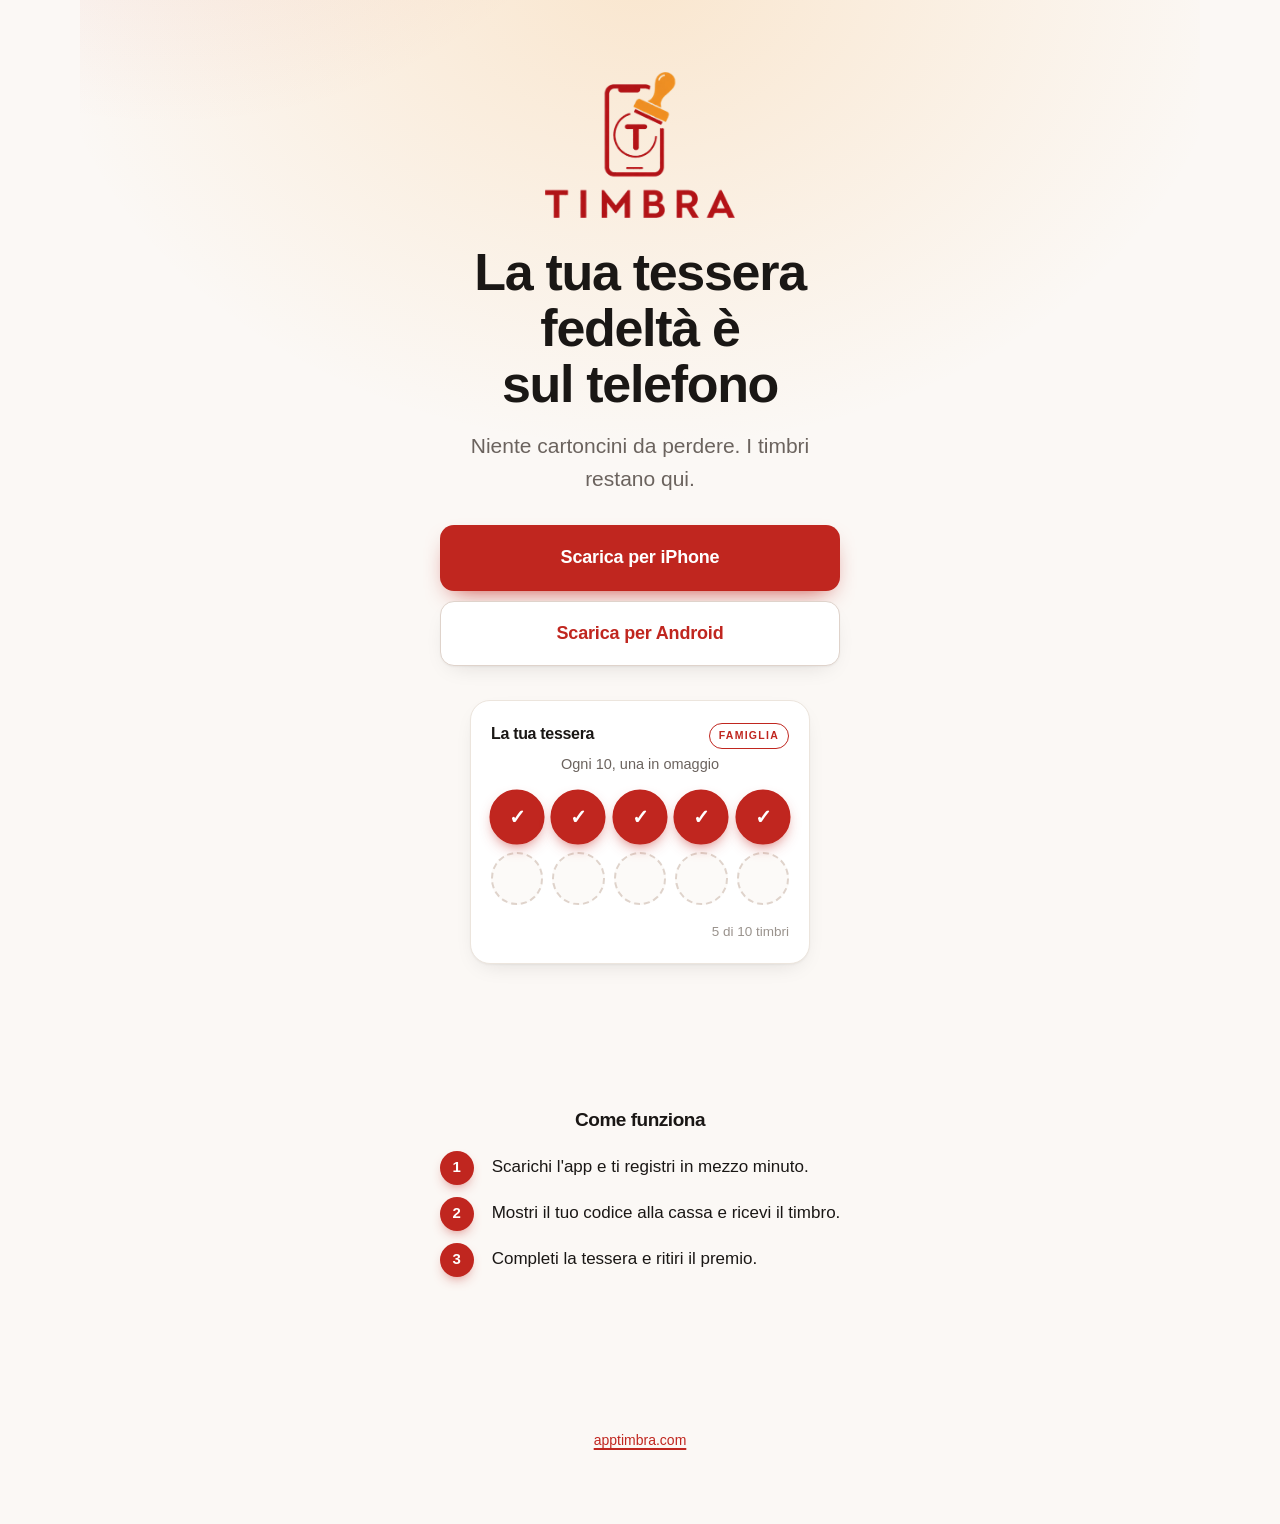
<file: scarica.html>
<!doctype html>
<html lang="it">
<head>
<meta charset="utf-8">
<script>document.documentElement.className+=" js";</script>
<meta name="viewport" content="width=device-width, initial-scale=1, viewport-fit=cover">
<meta name="theme-color" content="#C0261F">
<title>Scarica Timbra</title>
<meta name="description" content="Timbra &mdash; le tessere fedelt&agrave; digitali del tuo quartiere.">
<meta name="robots" content="noindex">
<link rel="icon" href="[data-uri]">
<link rel="stylesheet" href="stile.css">

<!-- ====================================================================
     UNICA COSA DA MODIFICARE: il blocco qui sotto.

     Ogni piattaforma si accende per conto suo.
       attivoIos / attivoAndroid = false -> "in arrivo" per quel telefono
       attivoIos / attivoAndroid = true  -> bottone verso lo store

     I cartellini gia' stampati continuano a funzionare in ogni caso:
     il QR punta sempre a questa pagina, non allo store.
     ==================================================================== -->
<script>
  const CONFIG = {
    attivoIos: true,
    attivoAndroid: true,
    ios: "https://apps.apple.com/it/app/timbra-tessere-fedelt%C3%A0/id6819847694",
    android: "https://play.google.com/store/apps/details?id=com.timbraapp.timbra",
  };
</script>

<style>
  /* questa pagina e' una schermata sola: si guarda, si tocca, si esce */
  body{background:var(--sfondo)}
  .scarica{
    min-height:100svh; display:flex; flex-direction:column; align-items:center;
    justify-content:center; text-align:center; position:relative; overflow:hidden;
    padding-block:clamp(36px,7vw,72px);
  }
  .scarica::before{
    content:""; position:absolute; inset:-20% -20% auto -20%; height:90%;
    background:radial-gradient(55% 50% at 50% 20%, rgba(242,148,30,.18), transparent 70%),
               radial-gradient(45% 45% at 20% 0%, rgba(192,38,31,.12), transparent 70%);
    pointer-events:none;
  }
  .scarica > *{position:relative}
  .marchio{width:min(190px,52vw); margin-bottom:26px}
  .scarica h1{font-size:clamp(32px,8vw,52px); max-width:14ch; margin-inline:auto}
  .scarica .occhio{max-width:30ch; margin-inline:auto}
  #azione{margin:30px 0 0; width:min(400px,100%)}
  #azione .bottone{width:100%; font-size:18px; padding:17px 24px}
  #azione .bottone + .bottone{margin-top:10px}
  .attesa{
    background:var(--carta); border:1px solid var(--bordo); border-left:4px solid var(--arancio);
    border-radius:14px; padding:18px 20px; text-align:left; box-shadow:var(--ombra);
  }
  .attesa strong{display:block; font-family:"Archivo",sans-serif; font-size:17px; margin-bottom:4px}
  .attesa span{font-size:15px; color:var(--grigio); line-height:1.5}
  .come{margin:44px auto 0; max-width:420px; text-align:left}
  .come h2{font-size:19px; text-align:center; margin-bottom:18px}
  .mini-tessera{
    background:var(--carta); border:1px solid var(--bordo); border-radius:20px;
    box-shadow:var(--ombra); padding:20px; width:min(340px,100%); margin:34px auto 0;
  }
  .mini-tessera .timbri{grid-template-columns:repeat(5,1fr); gap:9px}
  .scarica footer{background:none; border:0; margin-top:36px; padding:0; font-size:14px}
</style>
</head>
<body>

<main class="scarica wrap">

  <img class="marchio" src="[data-uri]" alt="Timbra" width="380" height="110">

  <h1>La tua tessera fedelt&agrave; &egrave; sul telefono</h1>
  <p class="occhio">Niente cartoncini da perdere. I timbri restano qui.</p>

  <div id="azione"></div>

  <div class="mini-tessera" data-tessera aria-hidden="true">
    <div class="tessera-testa">
      <span class="tessera-nome" style="font-size:16px">La tua tessera</span>
      <span class="etichetta">Famiglia</span>
    </div>
    <p class="tessera-promo" style="margin-bottom:14px">Ogni 10, una in omaggio</p>
    <div class="timbri">
      <div class="timbro"><span>&check;</span></div>
      <div class="timbro"><span>&check;</span></div>
      <div class="timbro"><span>&check;</span></div>
      <div class="timbro"><span>&check;</span></div>
      <div class="timbro"><span>&check;</span></div>
      <div class="timbro"><span>&check;</span></div>
      <div class="timbro"><span>&check;</span></div>
      <div class="timbro"><span>&check;</span></div>
      <div class="timbro"><span>&check;</span></div>
      <div class="timbro"><span>&check;</span></div>
    </div>
    <p class="conta-timbri">0 di 10 timbri</p>
  </div>

  <section class="come">
    <h2>Come funziona</h2>
    <ol class="passi">
      <li>Scarichi l'app e ti registri in mezzo minuto.</li>
      <li>Mostri il tuo codice alla cassa e ricevi il timbro.</li>
      <li>Completi la tessera e ritiri il premio.</li>
    </ol>
  </section>

  <footer>
    <a href="index.html">apptimbra.com</a>
  </footer>
</main>

<script src="sito.js"></script>
<script>
(function () {
  var ua = navigator.userAgent || "";
  var iOS = /iPad|iPhone|iPod/.test(ua) ||
            (navigator.platform === "MacIntel" && navigator.maxTouchPoints > 1);
  var android = /Android/.test(ua);
  var box = document.getElementById("azione");

  function bottone(testo, href, secondario) {
    return '<a class="bottone' + (secondario ? ' chiaro' : '') + '" href="' + href + '">' +
           testo + '</a>';
  }
  function attesa(testo) {
    return '<div class="attesa"><strong>Disponibile fra pochi giorni</strong>' +
           '<span>' + testo + '</span></div>';
  }

  if (iOS) {
    box.innerHTML = CONFIG.attivoIos
      ? bottone("Scarica per iPhone", CONFIG.ios)
      : attesa("Stiamo pubblicando l'app su App Store. Chiedi alla cassa e ti avvisano appena c'è.");
  } else if (android) {
    box.innerHTML = CONFIG.attivoAndroid
      ? bottone("Scarica per Android", CONFIG.android)
      : attesa("Su iPhone Timbra c'è già. Per Android manca pochissimo: chiedi alla cassa e ti avvisano appena esce.");
  } else {
    var html = "";
    if (CONFIG.attivoIos) html += bottone("Scarica per iPhone", CONFIG.ios);
    if (CONFIG.attivoAndroid) html += bottone("Scarica per Android", CONFIG.android, Boolean(html));
    box.innerHTML = html || attesa("Stiamo pubblicando l'app sugli store.");
  }
})();
</script>

</body>
</html>
</file>
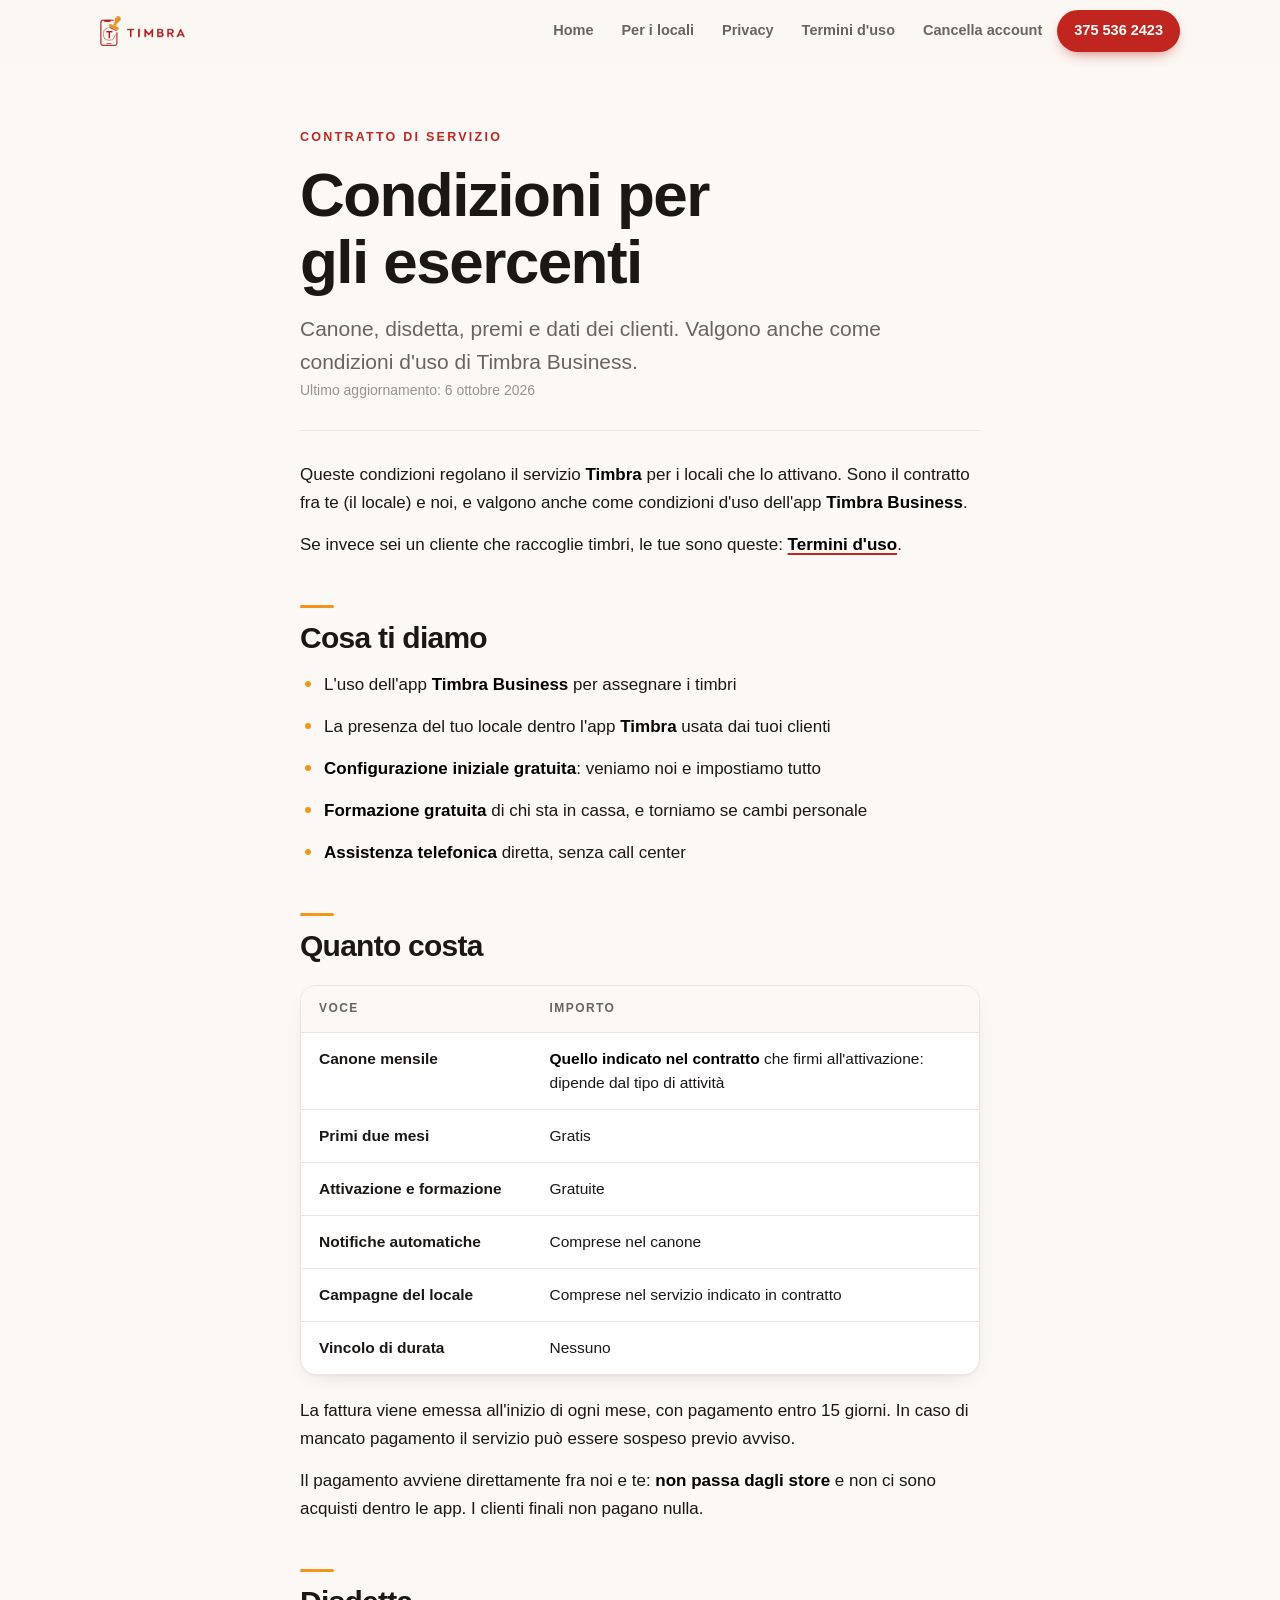
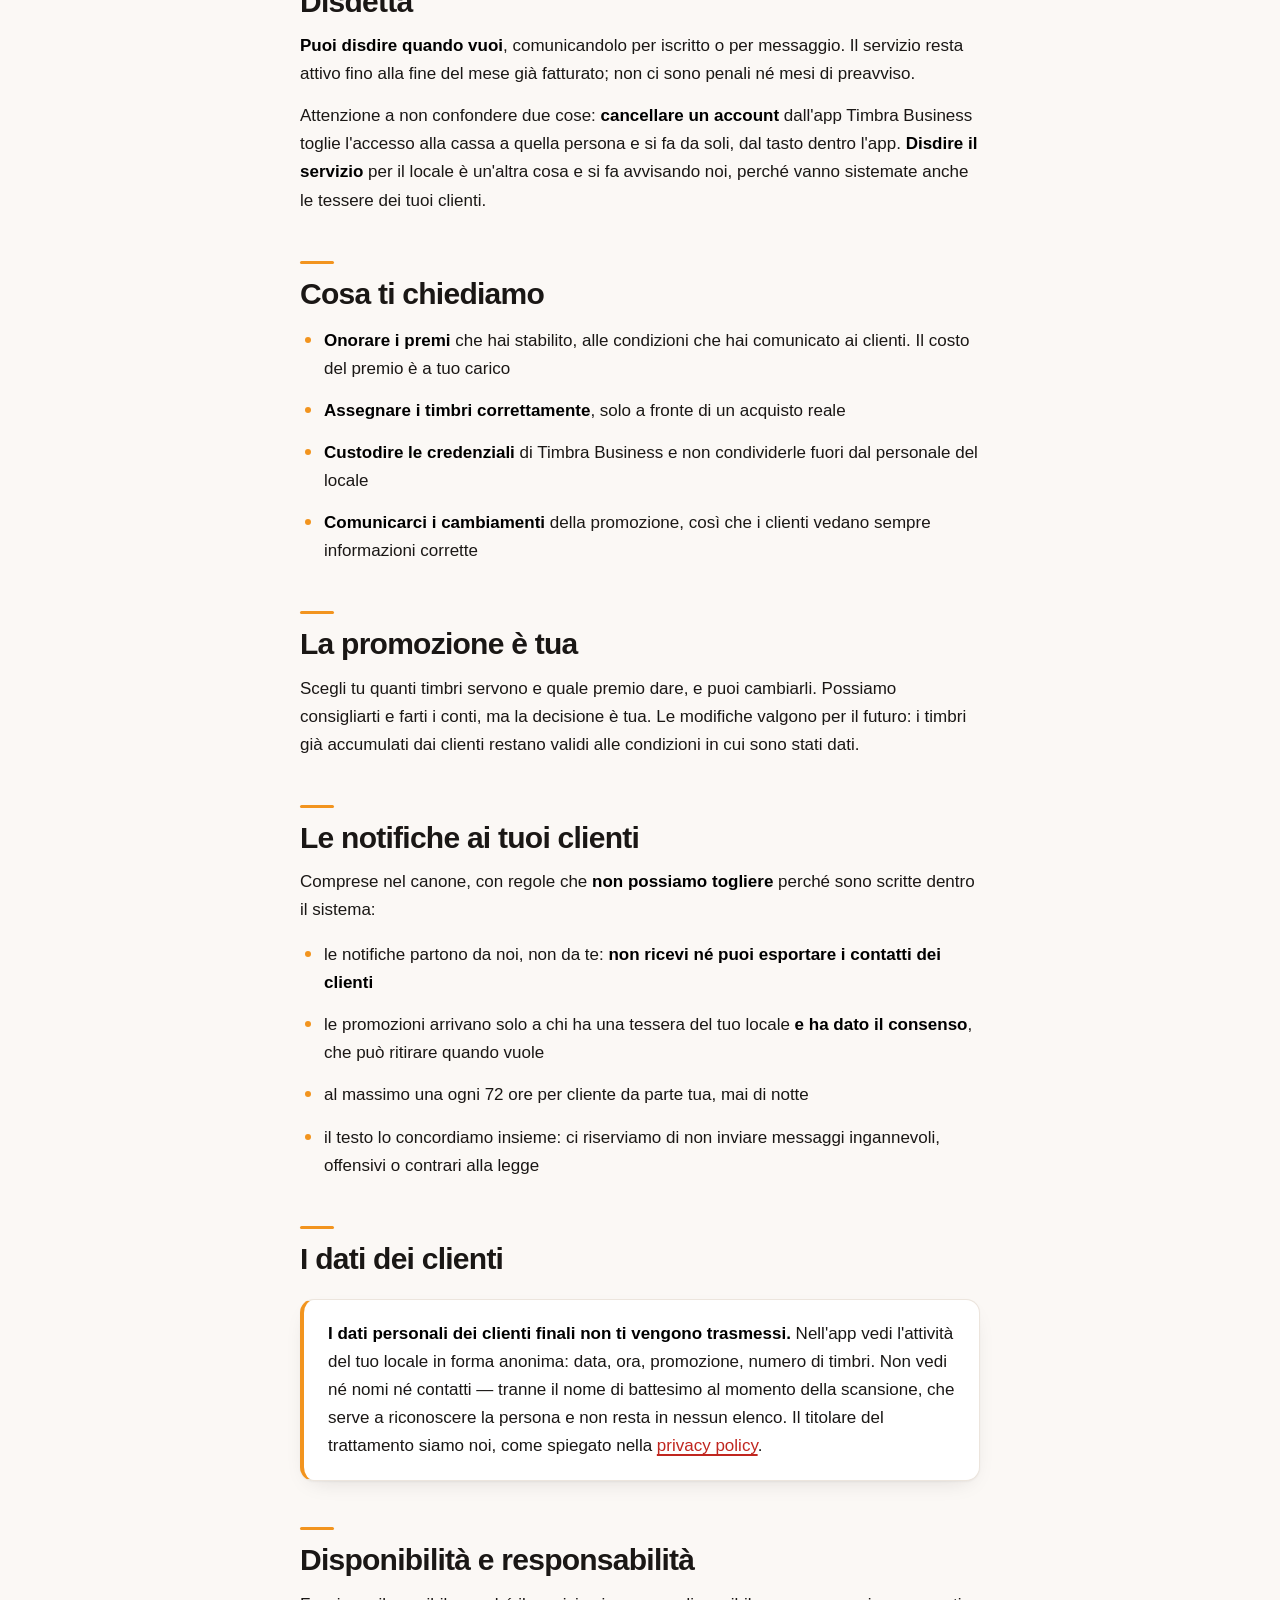
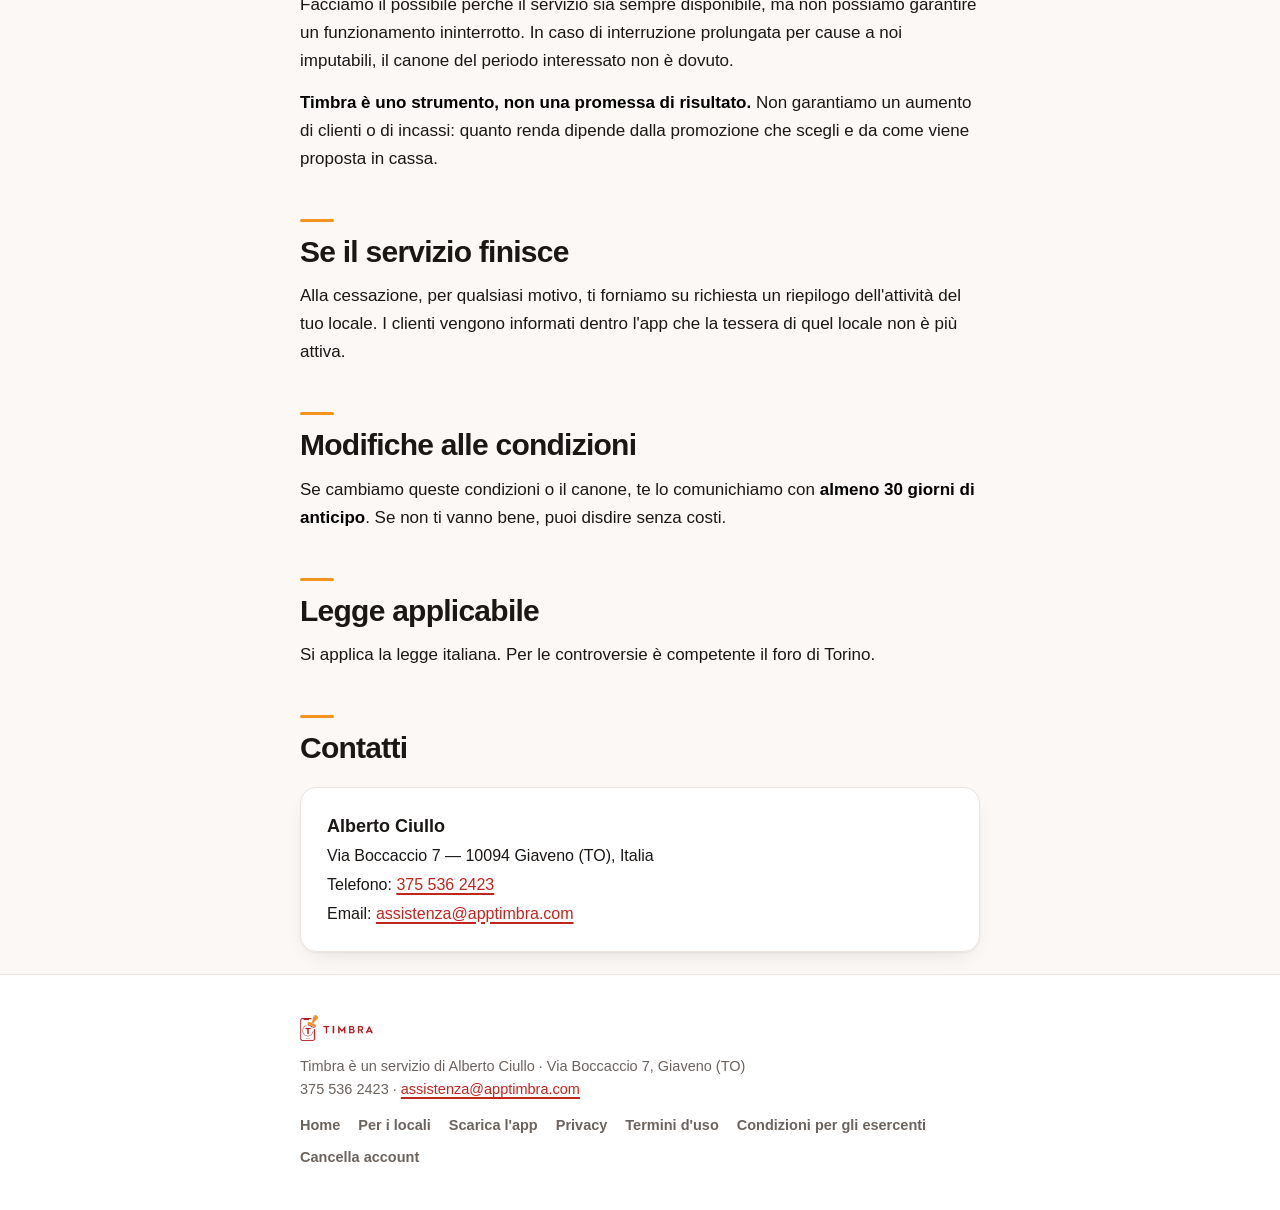
<file: termini-esercenti.html>
<!doctype html>
<html lang="it">
<head>
<meta charset="utf-8">
<script>document.documentElement.className+=" js";</script>
<meta name="viewport" content="width=device-width, initial-scale=1, viewport-fit=cover">
<meta name="theme-color" content="#C0261F">
<title>Condizioni per gli esercenti &mdash; Timbra</title>
<meta name="description" content="Canone, disdetta, premi e dati dei clienti: le condizioni per i locali che usano Timbra.">
<link rel="icon" href="[data-uri]">
<link rel="stylesheet" href="stile.css">
</head>
<body class="pagina-testo">

<div class="barra"><div class="barra-dentro">
  <a class="logo" href="index.html"><img src="[data-uri]" alt="Timbra" width="160" height="30"></a>
  <button class="apri-menu" id="apri-menu" aria-expanded="false" aria-controls="menu" aria-label="Apri il menu">
    <span></span><span></span><span></span>
  </button>
  <nav class="menu" id="menu">
    <a href="index.html">Home</a>
    <a href="per-i-locali.html">Per i locali</a>
    <a href="privacy.html">Privacy</a>
    <a href="termini.html">Termini d'uso</a>
    <a href="cancella-account.html">Cancella account</a>
    <a href="termini-esercenti.html" class="solo-telefono qui">Condizioni per gli esercenti</a>
    <a href="tel:+393755362423" class="chiama">375 536 2423</a>
  </nav>
</div></div>

<div class="wrap">
<header class="testata">
  <p class="occhiello">Contratto di servizio</p>
  <h1>Condizioni per gli esercenti</h1>
  <p class="occhio">Canone, disdetta, premi e dati dei clienti. Valgono anche come condizioni d'uso di Timbra Business.</p>
  <p class="agg">Ultimo aggiornamento: 6 ottobre 2026</p>
</header>

<p>Queste condizioni regolano il servizio <strong>Timbra</strong> per i locali che lo
attivano. Sono il contratto fra te (il locale) e noi, e valgono anche come condizioni
d'uso dell'app <strong>Timbra Business</strong>.</p>

<p>Se invece sei un cliente che raccoglie timbri, le tue sono queste:
<a href="termini.html"><strong>Termini d'uso</strong></a>.</p>

<h2>Cosa ti diamo</h2>
<ul>
<li>L'uso dell'app <strong>Timbra Business</strong> per assegnare i timbri</li>
<li>La presenza del tuo locale dentro l'app <strong>Timbra</strong> usata dai tuoi clienti</li>
<li><strong>Configurazione iniziale gratuita</strong>: veniamo noi e impostiamo tutto</li>
<li><strong>Formazione gratuita</strong> di chi sta in cassa, e torniamo se cambi personale</li>
<li><strong>Assistenza telefonica</strong> diretta, senza call center</li>
</ul>

<h2>Quanto costa</h2>
<div class="tab"><table>
<thead><tr><th>Voce</th><th>Importo</th></tr></thead>
<tbody>
<tr><td>Canone mensile</td><td><strong>Quello indicato nel contratto</strong> che firmi
  all'attivazione: dipende dal tipo di attivit&agrave;</td></tr>
<tr><td>Primi due mesi</td><td>Gratis</td></tr>
<tr><td>Attivazione e formazione</td><td>Gratuite</td></tr>
<tr><td>Notifiche automatiche</td><td>Comprese nel canone</td></tr>
<tr><td>Campagne del locale</td><td>Comprese nel servizio indicato in contratto</td></tr>
<tr><td>Vincolo di durata</td><td>Nessuno</td></tr>
</tbody>
</table></div>
<p>La fattura viene emessa all'inizio di ogni mese, con pagamento entro 15 giorni.
In caso di mancato pagamento il servizio pu&ograve; essere sospeso previo avviso.</p>
<p>Il pagamento avviene direttamente fra noi e te: <strong>non passa dagli store</strong>
e non ci sono acquisti dentro le app. I clienti finali non pagano nulla.</p>

<h2>Disdetta</h2>
<p><strong>Puoi disdire quando vuoi</strong>, comunicandolo per iscritto o per messaggio.
Il servizio resta attivo fino alla fine del mese gi&agrave; fatturato; non ci sono penali
n&eacute; mesi di preavviso.</p>
<p>Attenzione a non confondere due cose: <strong>cancellare un account</strong> dall'app
Timbra Business toglie l'accesso alla cassa a quella persona e si fa da soli, dal tasto
dentro l'app. <strong>Disdire il servizio</strong> per il locale &egrave; un'altra cosa e si
fa avvisando noi, perch&eacute; vanno sistemate anche le tessere dei tuoi clienti.</p>

<h2>Cosa ti chiediamo</h2>
<ul>
<li><strong>Onorare i premi</strong> che hai stabilito, alle condizioni che hai comunicato
  ai clienti. Il costo del premio &egrave; a tuo carico</li>
<li><strong>Assegnare i timbri correttamente</strong>, solo a fronte di un acquisto reale</li>
<li><strong>Custodire le credenziali</strong> di Timbra Business e non condividerle fuori
  dal personale del locale</li>
<li><strong>Comunicarci i cambiamenti</strong> della promozione, cos&igrave; che i clienti vedano
  sempre informazioni corrette</li>
</ul>

<h2>La promozione &egrave; tua</h2>
<p>Scegli tu quanti timbri servono e quale premio dare, e puoi cambiarli. Possiamo
consigliarti e farti i conti, ma la decisione &egrave; tua. Le modifiche valgono per il futuro:
i timbri gi&agrave; accumulati dai clienti restano validi alle condizioni in cui sono stati dati.</p>

<h2>Le notifiche ai tuoi clienti</h2>
<p>Comprese nel canone, con regole che <strong>non possiamo togliere</strong> perch&eacute;
sono scritte dentro il sistema:</p>
<ul>
<li>le notifiche partono da noi, non da te: <strong>non ricevi n&eacute; puoi esportare i
  contatti dei clienti</strong></li>
<li>le promozioni arrivano solo a chi ha una tessera del tuo locale <strong>e ha dato il
  consenso</strong>, che pu&ograve; ritirare quando vuole</li>
<li>al massimo una ogni 72 ore per cliente da parte tua, mai di notte</li>
<li>il testo lo concordiamo insieme: ci riserviamo di non inviare messaggi ingannevoli,
  offensivi o contrari alla legge</li>
</ul>

<h2>I dati dei clienti</h2>
<div class="box">
<p><strong>I dati personali dei clienti finali non ti vengono trasmessi.</strong>
Nell'app vedi l'attivit&agrave; del tuo locale in forma anonima: data, ora, promozione, numero
di timbri. Non vedi n&eacute; nomi n&eacute; contatti &mdash; tranne il nome di battesimo al
momento della scansione, che serve a riconoscere la persona e non resta in nessun elenco.
Il titolare del trattamento siamo noi, come spiegato nella
<a href="privacy.html">privacy policy</a>.</p>
</div>

<h2>Disponibilit&agrave; e responsabilit&agrave;</h2>
<p>Facciamo il possibile perch&eacute; il servizio sia sempre disponibile, ma non possiamo
garantire un funzionamento ininterrotto. In caso di interruzione prolungata per cause a
noi imputabili, il canone del periodo interessato non &egrave; dovuto.</p>
<p><strong>Timbra &egrave; uno strumento, non una promessa di risultato.</strong> Non garantiamo
un aumento di clienti o di incassi: quanto renda dipende dalla promozione che scegli e da
come viene proposta in cassa.</p>

<h2>Se il servizio finisce</h2>
<p>Alla cessazione, per qualsiasi motivo, ti forniamo su richiesta un riepilogo
dell'attivit&agrave; del tuo locale. I clienti vengono informati dentro l'app che la tessera
di quel locale non &egrave; pi&ugrave; attiva.</p>

<h2>Modifiche alle condizioni</h2>
<p>Se cambiamo queste condizioni o il canone, te lo comunichiamo con <strong>almeno 30
giorni di anticipo</strong>. Se non ti vanno bene, puoi disdire senza costi.</p>

<h2>Legge applicabile</h2>
<p>Si applica la legge italiana. Per le controversie &egrave; competente il foro di Torino.</p>

<h2>Contatti</h2>
<div class="contatti">
<span class="nome">Alberto Ciullo</span><br>
Via Boccaccio 7 &mdash; 10094 Giaveno (TO), Italia<br>
Telefono: <a href="tel:+393755362423">375 536 2423</a><br>
Email: <a href="mailto:assistenza@apptimbra.com">assistenza@apptimbra.com</a>
</div>
</div>

<footer>
<div class="wrap">
  <div class="piede-logo"><img src="[data-uri]" alt="Timbra" width="139" height="26"></div>
  Timbra &egrave; un servizio di Alberto Ciullo &middot; Via Boccaccio 7, Giaveno (TO)<br>
  375 536 2423 &middot; <a href="mailto:assistenza@apptimbra.com">assistenza@apptimbra.com</a>
  <nav>
    <a href="index.html">Home</a>
    <a href="per-i-locali.html">Per i locali</a>
    <a href="scarica.html">Scarica l'app</a>
    <a href="privacy.html">Privacy</a>
    <a href="termini.html">Termini d'uso</a>
    <a href="termini-esercenti.html">Condizioni per gli esercenti</a>
    <a href="cancella-account.html">Cancella account</a>
  </nav>
</div>
</footer>

<script src="sito.js"></script>
</body>
</html>
</file>
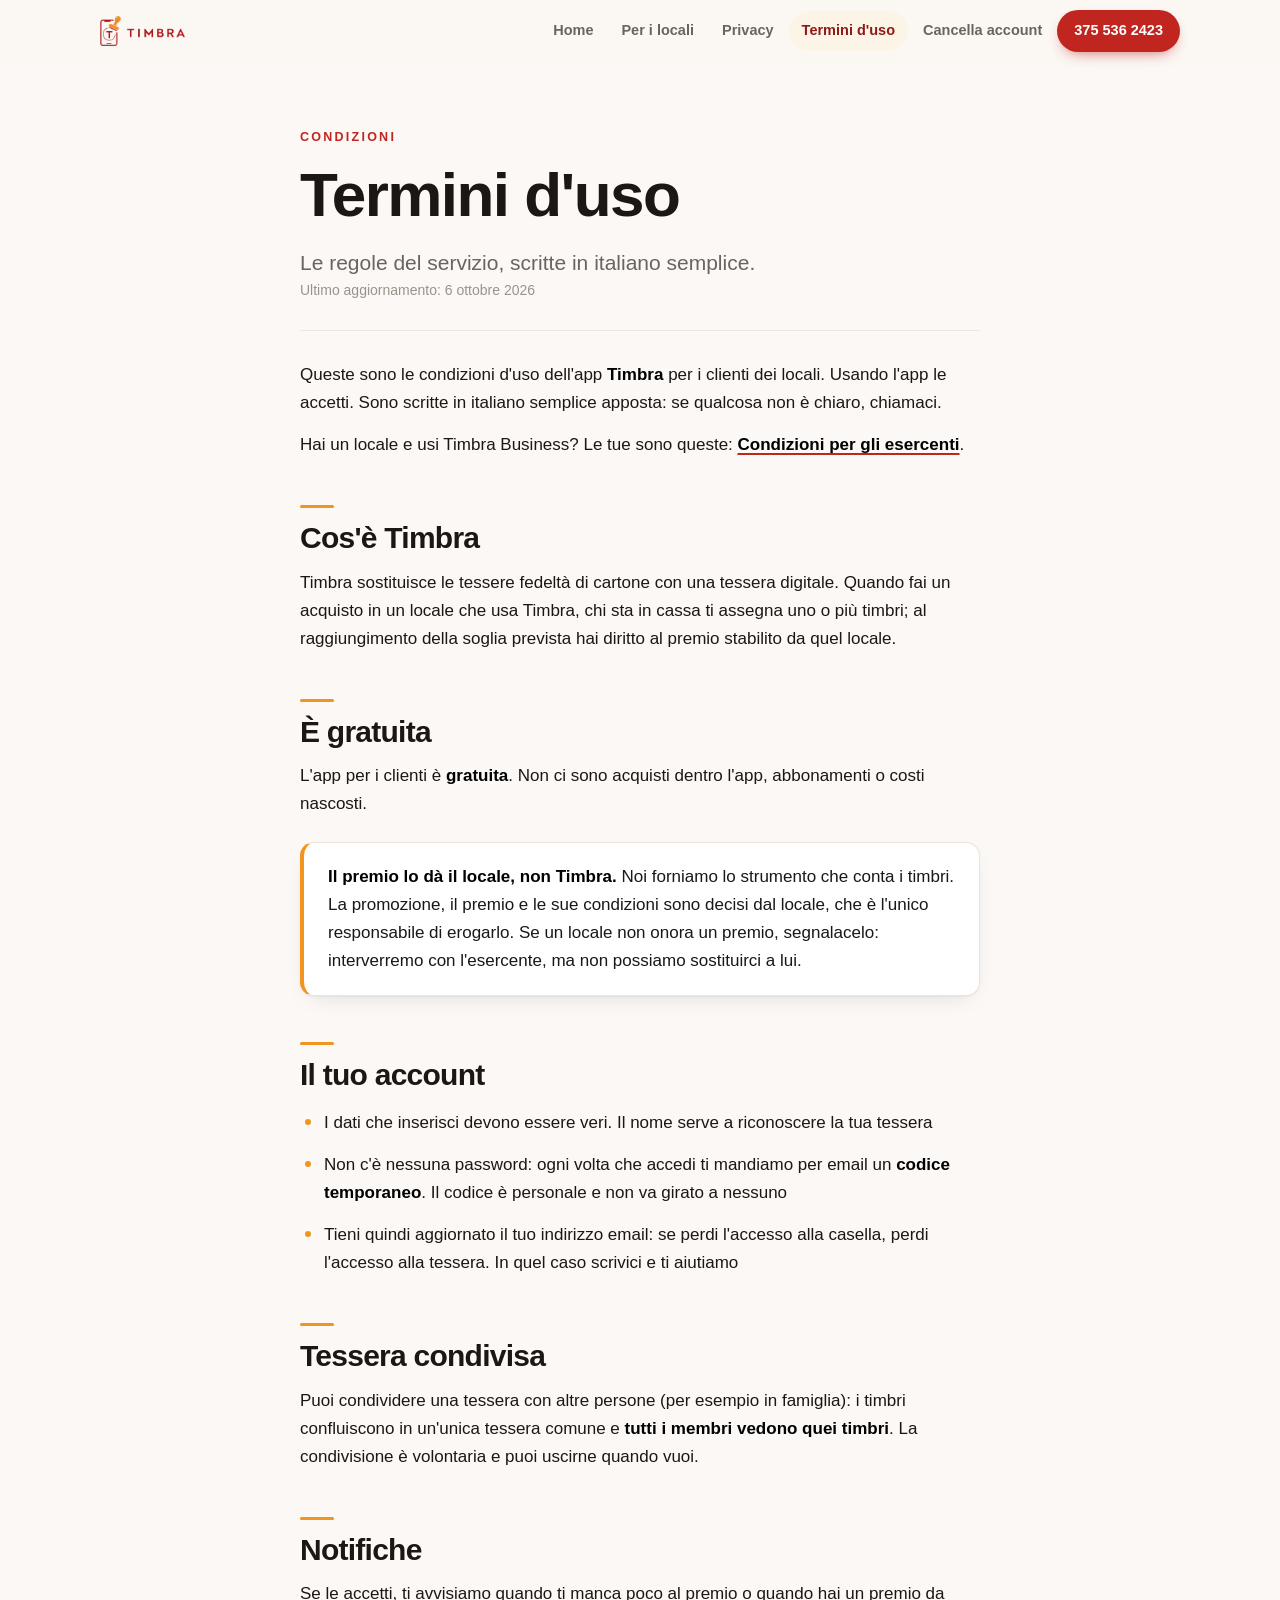
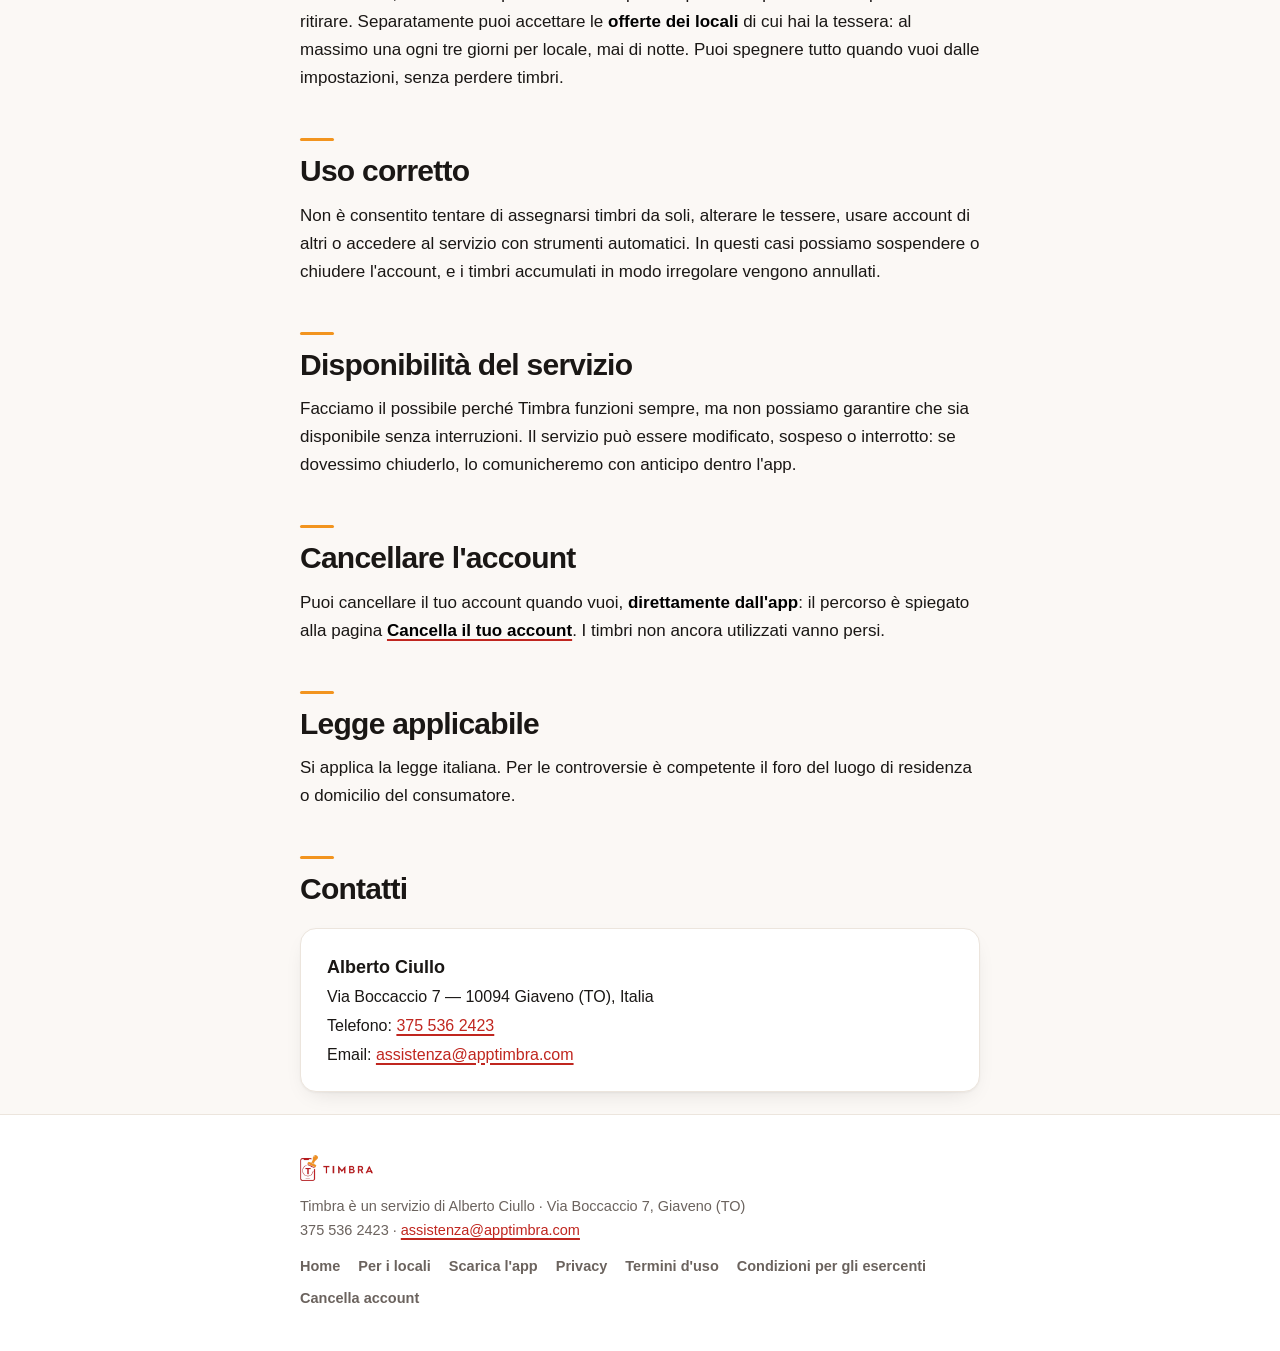
<file: termini.html>
<!doctype html>
<html lang="it">
<head>
<meta charset="utf-8">
<script>document.documentElement.className+=" js";</script>
<meta name="viewport" content="width=device-width, initial-scale=1, viewport-fit=cover">
<meta name="theme-color" content="#C0261F">
<title>Termini d'uso &mdash; Timbra</title>
<meta name="description" content="Le condizioni d&rsquo;uso dell&rsquo;app Timbra per i clienti dei locali.">
<link rel="icon" href="[data-uri]">
<link rel="stylesheet" href="stile.css">
</head>
<body class="pagina-testo">

<div class="barra"><div class="barra-dentro">
  <a class="logo" href="index.html"><img src="[data-uri]" alt="Timbra" width="160" height="30"></a>
  <button class="apri-menu" id="apri-menu" aria-expanded="false" aria-controls="menu" aria-label="Apri il menu">
    <span></span><span></span><span></span>
  </button>
  <nav class="menu" id="menu">
    <a href="index.html">Home</a>
    <a href="per-i-locali.html">Per i locali</a>
    <a href="privacy.html">Privacy</a>
    <a href="termini.html" class="qui">Termini d'uso</a>
    <a href="cancella-account.html">Cancella account</a>
    <a href="termini-esercenti.html" class="solo-telefono">Condizioni per gli esercenti</a>
    <a href="tel:+393755362423" class="chiama">375 536 2423</a>
  </nav>
</div></div>

<div class="wrap">
<header class="testata">
  <p class="occhiello">Condizioni</p>
  <h1>Termini d'uso</h1>
  <p class="occhio">Le regole del servizio, scritte in italiano semplice.</p>
  <p class="agg">Ultimo aggiornamento: 6 ottobre 2026</p>
</header>

<p>Queste sono le condizioni d'uso dell'app <strong>Timbra</strong> per i clienti dei locali.
Usando l'app le accetti. Sono scritte in italiano semplice apposta: se qualcosa non &egrave;
chiaro, chiamaci.</p>

<p>Hai un locale e usi Timbra Business? Le tue sono queste:
<a href="termini-esercenti.html"><strong>Condizioni per gli esercenti</strong></a>.</p>

<h2>Cos'&egrave; Timbra</h2>
<p>Timbra sostituisce le tessere fedelt&agrave; di cartone con una tessera digitale. Quando fai
un acquisto in un locale che usa Timbra, chi sta in cassa ti assegna uno o pi&ugrave; timbri;
al raggiungimento della soglia prevista hai diritto al premio stabilito da quel locale.</p>

<h2>&Egrave; gratuita</h2>
<p>L'app per i clienti &egrave; <strong>gratuita</strong>. Non ci sono acquisti dentro l'app,
abbonamenti o costi nascosti.</p>

<div class="box">
<p><strong>Il premio lo d&agrave; il locale, non Timbra.</strong> Noi forniamo lo strumento che
conta i timbri. La promozione, il premio e le sue condizioni sono decisi dal locale, che
&egrave; l'unico responsabile di erogarlo. Se un locale non onora un premio, segnalacelo:
interverremo con l'esercente, ma non possiamo sostituirci a lui.</p>
</div>

<h2>Il tuo account</h2>
<ul>
<li>I dati che inserisci devono essere veri. Il nome serve a riconoscere la tua tessera</li>
<li>Non c'&egrave; nessuna password: ogni volta che accedi ti mandiamo per email un
  <strong>codice temporaneo</strong>. Il codice &egrave; personale e non va girato a nessuno</li>
<li>Tieni quindi aggiornato il tuo indirizzo email: se perdi l'accesso alla casella,
  perdi l'accesso alla tessera. In quel caso scrivici e ti aiutiamo</li>
</ul>

<h2>Tessera condivisa</h2>
<p>Puoi condividere una tessera con altre persone (per esempio in famiglia): i timbri
confluiscono in un'unica tessera comune e <strong>tutti i membri vedono quei timbri</strong>.
La condivisione &egrave; volontaria e puoi uscirne quando vuoi.</p>

<h2>Notifiche</h2>
<p>Se le accetti, ti avvisiamo quando ti manca poco al premio o quando hai un premio da
ritirare. Separatamente puoi accettare le <strong>offerte dei locali</strong> di cui hai la
tessera: al massimo una ogni tre giorni per locale, mai di notte. Puoi spegnere tutto
quando vuoi dalle impostazioni, senza perdere timbri.</p>

<h2>Uso corretto</h2>
<p>Non &egrave; consentito tentare di assegnarsi timbri da soli, alterare le tessere, usare
account di altri o accedere al servizio con strumenti automatici. In questi casi possiamo
sospendere o chiudere l'account, e i timbri accumulati in modo irregolare vengono annullati.</p>

<h2>Disponibilit&agrave; del servizio</h2>
<p>Facciamo il possibile perch&eacute; Timbra funzioni sempre, ma non possiamo garantire
che sia disponibile senza interruzioni. Il servizio pu&ograve; essere modificato, sospeso o
interrotto: se dovessimo chiuderlo, lo comunicheremo con anticipo dentro l'app.</p>

<h2>Cancellare l'account</h2>
<p>Puoi cancellare il tuo account quando vuoi, <strong>direttamente dall'app</strong>:
il percorso &egrave; spiegato alla pagina
<a href="cancella-account.html"><strong>Cancella il tuo account</strong></a>.
I timbri non ancora utilizzati vanno persi.</p>

<h2>Legge applicabile</h2>
<p>Si applica la legge italiana. Per le controversie &egrave; competente il foro del luogo
di residenza o domicilio del consumatore.</p>

<h2>Contatti</h2>
<div class="contatti">
<span class="nome">Alberto Ciullo</span><br>
Via Boccaccio 7 &mdash; 10094 Giaveno (TO), Italia<br>
Telefono: <a href="tel:+393755362423">375 536 2423</a><br>
Email: <a href="mailto:assistenza@apptimbra.com">assistenza@apptimbra.com</a>
</div>
</div>

<footer>
<div class="wrap">
  <div class="piede-logo"><img src="[data-uri]" alt="Timbra" width="139" height="26"></div>
  Timbra &egrave; un servizio di Alberto Ciullo &middot; Via Boccaccio 7, Giaveno (TO)<br>
  375 536 2423 &middot; <a href="mailto:assistenza@apptimbra.com">assistenza@apptimbra.com</a>
  <nav>
    <a href="index.html">Home</a>
    <a href="per-i-locali.html">Per i locali</a>
    <a href="scarica.html">Scarica l'app</a>
    <a href="privacy.html">Privacy</a>
    <a href="termini.html">Termini d'uso</a>
    <a href="termini-esercenti.html">Condizioni per gli esercenti</a>
    <a href="cancella-account.html">Cancella account</a>
  </nav>
</div>
</footer>

<script src="sito.js"></script>
</body>
</html>
</file>
<file: stile.css>
/* ===================================================================
   Timbra — foglio di stile unico per tutto il sito
   Colori, caratteri e componenti stanno tutti qui: se cambi un colore
   in :root cambia ovunque, su tutte le pagine.
   =================================================================== */

:root{
  /* colori Timbra */
  --rosso:#C0261F;
  --rosso-scuro:#8E1B16;
  --rosso-acceso:#DB362E;
  --arancio:#F2941E;
  --verde:#2E8B57;

  /* inchiostri e carte */
  --inchiostro:#1A1715;
  --grigio:#6B635E;
  --grigio-chiaro:#9A938D;
  --carta:#FFFFFF;
  --sfondo:#FBF8F5;
  --crema:#FDF4E8;
  --bordo:#ECE5DD;
  --bordo-forte:#DFD3CB;

  /* la sezione scura, uguale all'app della cassa */
  --scuro:#17120F;
  --scuro-2:#241D19;
  --scuro-3:#332A24;

  --ombra:0 1px 2px rgba(26,23,21,.04), 0 8px 24px -12px rgba(26,23,21,.18);
  --ombra-alta:0 2px 4px rgba(26,23,21,.05), 0 24px 48px -20px rgba(26,23,21,.28);

  --raggio:16px;
  --raggio-g:24px;

  --larghezza:1120px;
  --testo:720px;

  /* caratteri: quelli gia' presenti nel telefono di chi guarda.
     Si caricano all'istante e non chiamano nessun server esterno. */
  --f-testo:-apple-system,BlinkMacSystemFont,"Segoe UI Variable Text","Segoe UI",Roboto,"Helvetica Neue",Arial,sans-serif;
  --f-titolo:-apple-system,BlinkMacSystemFont,"Segoe UI Variable Display","Segoe UI",Roboto,"Helvetica Neue",Arial,sans-serif;
  --f-serif:Georgia,"Iowan Old Style","Times New Roman",serif;

  --t:cubic-bezier(.22,.8,.3,1);
}

*{box-sizing:border-box}
html{-webkit-text-size-adjust:100%; scroll-behavior:smooth}
body{
  margin:0;
  background:var(--sfondo);
  color:var(--inchiostro);
  font-family:var(--f-testo);
  font-size:17px;
  line-height:1.65;
  -webkit-font-smoothing:antialiased;
  overflow-x:hidden;
}
img{max-width:100%; height:auto}
a{color:var(--rosso); text-decoration-thickness:1.5px; text-underline-offset:3px}
a:hover{color:var(--rosso-scuro)}

/* ------------------------------------------------ tipografia ------ */
h1,h2,h3,.cifrone{
  font-family:var(--f-titolo);
  font-weight:800;
  letter-spacing:-.025em;
  line-height:1.08;
  text-wrap:balance;
  margin:0;
}
h1{font-size:clamp(34px,6.2vw,62px)}
h2{font-size:clamp(27px,3.8vw,40px); margin:0 0 14px}
h3{font-size:clamp(19px,2vw,23px); font-weight:700; letter-spacing:-.015em; margin:30px 0 8px}
p,li{margin:0 0 14px}
strong{font-weight:700; color:#000}

.occhiello{
  font-family:var(--f-titolo);
  font-size:12.5px; font-weight:700; letter-spacing:.18em; text-transform:uppercase;
  color:var(--rosso); margin:0 0 14px;
}
.occhiello.arancio{color:#C97A12}
.occhio{font-size:clamp(17px,2vw,21px); line-height:1.55; color:var(--grigio); margin:18px 0 0}
.agg{font-size:14px; color:var(--grigio-chiaro); margin:0}
.rosso{color:var(--rosso)}

/* ------------------------------------------------ impalcatura ----- */
.wrap{
  max-width:var(--larghezza); margin:0 auto;
  padding-left:max(20px,env(safe-area-inset-left,0px));
  padding-right:max(20px,env(safe-area-inset-right,0px));
}
.stretto{max-width:var(--testo); margin-left:auto; margin-right:auto}
section{padding-block:clamp(56px,8vw,104px)}
section.fitta{padding-block:clamp(40px,5vw,64px)}
.riga-sopra{border-top:1px solid var(--bordo)}

/* ------------------------------------------------ barra in alto --- */
.barra{
  position:sticky; top:0; z-index:50;
  background:rgba(251,248,245,.82);
  backdrop-filter:saturate(1.6) blur(14px);
  -webkit-backdrop-filter:saturate(1.6) blur(14px);
  border-bottom:1px solid transparent;
  transition:border-color .3s var(--t), background .3s var(--t);
  padding-top:env(safe-area-inset-top,0px);
}
.barra.giu{border-bottom-color:var(--bordo); background:rgba(251,248,245,.94)}
.barra-dentro{
  max-width:var(--larghezza); margin:0 auto;
  padding:10px max(20px,env(safe-area-inset-right,0px)) 10px max(20px,env(safe-area-inset-left,0px));
  display:flex; align-items:center; gap:14px; flex-wrap:wrap;
}
.logo{margin-right:auto; line-height:0; display:block; flex:none}
.logo img{height:30px; width:auto; display:block}
.menu{display:flex; gap:2px; align-items:center}
.menu a{
  font-size:14.5px; font-weight:600; color:var(--grigio); text-decoration:none;
  padding:8px 13px; border-radius:999px; white-space:nowrap;
  transition:background .2s var(--t), color .2s var(--t);
}
.menu a:hover{background:#fff; color:var(--inchiostro)}
.menu a.qui{background:var(--crema); color:var(--rosso-scuro)}
.menu .chiama{
  background:var(--rosso); color:#fff !important; padding:9px 17px;
  box-shadow:0 6px 16px -8px rgba(192,38,31,.9);
}
.menu .chiama:hover{background:var(--rosso-scuro)}
.solo-telefono{display:none}

.apri-menu{
  display:none; width:44px; height:44px; padding:12px 10px; flex:none;
  background:none; border:0; cursor:pointer;
  flex-direction:column; justify-content:space-between;
  -webkit-tap-highlight-color:transparent;
}
.apri-menu span{
  display:block; height:2.5px; width:100%; border-radius:2px; background:var(--rosso);
  transition:transform .25s var(--t), opacity .18s var(--t);
}
.apri-menu[aria-expanded="true"] span:nth-child(1){transform:translateY(7.5px) rotate(45deg)}
.apri-menu[aria-expanded="true"] span:nth-child(2){opacity:0}
.apri-menu[aria-expanded="true"] span:nth-child(3){transform:translateY(-7.5px) rotate(-45deg)}

/* ------------------------------------------------ bottoni --------- */
.bottone{
  display:inline-flex; align-items:center; justify-content:center; gap:9px;
  background:var(--rosso); color:#fff !important;
  font-family:var(--f-titolo); font-weight:700; font-size:16.5px; letter-spacing:-.01em;
  text-decoration:none; padding:15px 26px; border-radius:14px; border:1px solid transparent;
  box-shadow:0 10px 24px -12px rgba(192,38,31,.95);
  transition:transform .18s var(--t), background .2s var(--t), box-shadow .2s var(--t);
}
.bottone:hover{background:var(--rosso-scuro); color:#fff !important; transform:translateY(-2px);
  box-shadow:0 16px 30px -14px rgba(192,38,31,1)}
.bottone:active{transform:translateY(0) scale(.985)}
.bottone.chiaro{
  background:var(--carta); color:var(--rosso) !important;
  border-color:var(--bordo-forte); box-shadow:var(--ombra);
}
.bottone.chiaro:hover{background:#fff; border-color:var(--rosso); color:var(--rosso-scuro) !important}
.bottone.fantasma{
  background:transparent; color:#fff !important; border-color:rgba(255,255,255,.3); box-shadow:none;
}
.bottone.fantasma:hover{background:rgba(255,255,255,.1); border-color:rgba(255,255,255,.55)}
.bottoni{display:flex; flex-wrap:wrap; gap:12px; margin:26px 0 0}

/* ------------------------------------------------ la copertina ---- */
.cop{
  position:relative;
  padding-block:clamp(44px,6vw,84px) clamp(50px,7vw,96px);
  overflow:hidden;
}
.cop::before{ /* alone caldo dietro al titolo */
  content:""; position:absolute; inset:-30% -10% auto -10%; height:120%;
  background:radial-gradient(60% 55% at 22% 32%, rgba(242,148,30,.16), transparent 70%),
             radial-gradient(50% 50% at 78% 12%, rgba(192,38,31,.12), transparent 70%);
  pointer-events:none;
}
.cop-griglia{
  position:relative;
  display:grid; grid-template-columns:minmax(0,1.08fr) minmax(0,.92fr);
  gap:clamp(28px,4vw,56px); align-items:center;
}
.cop h1 em{font-style:normal; color:var(--rosso)}
.cop .occhio{max-width:30ch}

.firma{
  display:flex; align-items:center; gap:12px; margin-top:28px;
  font-size:15px; color:var(--grigio);
}
.firma b{color:var(--inchiostro)}
.pallino{width:9px;height:9px;border-radius:50%;background:var(--verde);flex:none;
  box-shadow:0 0 0 0 rgba(46,139,87,.6); animation:battito 2.4s infinite}
@keyframes battito{
  0%{box-shadow:0 0 0 0 rgba(46,139,87,.5)}
  70%{box-shadow:0 0 0 10px rgba(46,139,87,0)}
  100%{box-shadow:0 0 0 0 rgba(46,139,87,0)}
}

/* --------------------------- la tessera animata della copertina --- */
.tessera{
  background:var(--carta); border:1px solid var(--bordo); border-radius:var(--raggio-g);
  box-shadow:var(--ombra-alta); padding:26px 24px 22px; max-width:420px; margin-left:auto;
  position:relative;
}
.tessera-testa{display:flex; align-items:baseline; justify-content:space-between; gap:10px; margin-bottom:4px}
.tessera-nome{font-family:var(--f-titolo); font-weight:800; font-size:19px; letter-spacing:-.02em}
.tessera-promo{font-size:14.5px; color:var(--grigio); margin:0 0 18px}
.etichetta{
  font-family:var(--f-titolo); font-size:10.5px; font-weight:800; letter-spacing:.12em;
  text-transform:uppercase; color:var(--rosso); border:1.5px solid var(--rosso);
  border-radius:999px; padding:3px 9px; white-space:nowrap;
}
.timbri{display:grid; grid-template-columns:repeat(5,1fr); gap:11px}
.timbro{
  aspect-ratio:1; border-radius:50%;
  border:2px dashed var(--bordo-forte); background:#FCFAF8;
  display:grid; place-items:center;
  color:#fff; font-size:clamp(15px,2.6vw,19px); font-weight:700;
  transition:background .35s var(--t), border-color .35s var(--t), transform .35s var(--t);
}
.timbro span{opacity:0; transform:scale(.4); transition:opacity .25s var(--t), transform .35s var(--t)}
.timbro.pieno{
  background:var(--rosso); border:2px solid var(--rosso); border-style:solid;
  transform:scale(1.06);
  box-shadow:0 6px 14px -6px rgba(192,38,31,.8);
}
.timbro.pieno span{opacity:1; transform:scale(1)}
.timbro.batte{animation:timbrata .45s var(--t)}
@keyframes timbrata{
  0%{transform:scale(1.5); opacity:.25}
  55%{transform:scale(.94)}
  100%{transform:scale(1.06)}
}
.premio{
  margin-top:18px; border-left:3px solid var(--arancio); background:var(--crema);
  border-radius:10px; padding:13px 16px;
  transition:opacity .5s var(--t), transform .5s var(--t);
}
.js .premio{opacity:0; transform:translateY(8px)}
.js .premio.visto{opacity:1; transform:none}
.premio b{display:block; color:var(--rosso); font-family:var(--f-titolo); font-size:16px}
.premio span{font-size:14.5px; color:var(--grigio)}
.conta-timbri{font-size:13.5px; color:var(--grigio-chiaro); margin:16px 0 0; text-align:right}

/* ------------------------------------------------ strisce ---------- */
.striscia{
  background:var(--carta); border-top:1px solid var(--bordo); border-bottom:1px solid var(--bordo);
}
.striscia-dentro{
  display:flex; align-items:center; justify-content:center; gap:10px 22px; flex-wrap:wrap;
  padding-block:18px; font-size:15.5px; color:var(--grigio); text-align:center;
}
.striscia-dentro b{color:var(--inchiostro)}

/* ------------------------------------------------ carte ------------ */
.carte{display:grid; gap:18px; grid-template-columns:repeat(auto-fit,minmax(260px,1fr))}
.carta{
  background:var(--carta); border:1px solid var(--bordo); border-radius:var(--raggio);
  padding:26px 24px; box-shadow:var(--ombra);
  transition:transform .3s var(--t), box-shadow .3s var(--t), border-color .3s var(--t);
}
.carta:hover{transform:translateY(-4px); box-shadow:var(--ombra-alta); border-color:var(--bordo-forte)}
.carta h3{margin:0 0 8px; font-size:19px}
.carta p:last-child{margin:0}
.carta .numero{
  font-family:var(--f-titolo); font-weight:800; font-size:14px; color:var(--rosso);
  display:inline-grid; place-items:center; width:30px; height:30px; border-radius:50%;
  background:var(--crema); margin-bottom:14px;
}

/* ------------------------------------------------ passi ------------ */
.passi{counter-reset:p; list-style:none; padding:0; margin:22px 0 0}
.passi li{
  counter-increment:p; position:relative; padding-left:52px; margin-bottom:18px;
}
.passi li::before{
  content:counter(p); position:absolute; left:0; top:-2px;
  width:34px; height:34px; border-radius:50%; background:var(--rosso); color:#fff;
  font-family:var(--f-titolo); font-weight:800; font-size:15px;
  display:grid; place-items:center;
  box-shadow:0 6px 14px -7px rgba(192,38,31,.9);
}
ul.punti{list-style:none; padding:0}
ul.punti li{position:relative; padding-left:26px}
ul.punti li::before{
  content:""; position:absolute; left:5px; top:10px; width:7px; height:7px;
  border-radius:50%; background:var(--arancio);
}

/* ------------------------------------------------ sezione scura ---- */
.scuro{background:var(--scuro); color:#F5F1EE}
.scuro h1,.scuro h2,.scuro h3{color:#fff}
.scuro p,.scuro li{color:#C9C1BB}
.scuro strong{color:#fff}
.scuro .occhiello{color:var(--arancio)}
.scuro a{color:#FFC06E}
.scuro .carta{background:var(--scuro-2); border-color:var(--scuro-3); box-shadow:none}
.scuro .carta:hover{border-color:#4A3E36}
.scuro .carta .numero{background:var(--scuro-3); color:var(--arancio)}
.scuro .passi li::before{background:var(--rosso-acceso)}
.scuro .riquadro{background:var(--scuro-2); border-color:var(--scuro-3)}

/* ------------------------------------------------ telefoni --------- */
.telefoni{
  display:flex; gap:clamp(12px,2.5vw,26px); align-items:flex-end; justify-content:center;
  flex-wrap:wrap;
}
.telefono-img{
  width:clamp(150px,25vw,248px); border-radius:18px; display:block;
  filter:drop-shadow(0 26px 40px rgba(0,0,0,.22));
  transition:transform .45s var(--t);
}
.scuro .telefono-img{filter:drop-shadow(0 26px 44px rgba(0,0,0,.6))}
.telefono:hover .telefono-img{transform:translateY(-8px)}
.telefono{text-align:center; max-width:260px}
.telefono figcaption,.telefono .dida{
  font-size:14px; color:var(--grigio); margin:14px 0 0; line-height:1.5;
}
.scuro .telefono figcaption,.scuro .telefono .dida{color:#9C938C}
.telefono b{color:var(--inchiostro)}
.scuro .telefono b{color:#fff}
/* la leggera inclinazione a ventaglio, solo da schermo largo */
@media(min-width:900px){
  .ventaglio .telefono:first-child .telefono-img{transform:rotate(-3deg) translateY(10px)}
  .ventaglio .telefono:last-child .telefono-img{transform:rotate(3deg) translateY(10px)}
  .ventaglio .telefono:hover .telefono-img{transform:translateY(-8px) rotate(0)}
}
figure{margin:28px 0 0}
figure.stretta{max-width:300px; margin-left:auto; margin-right:auto}
figcaption{font-size:14px; color:var(--grigio); margin-top:12px; line-height:1.5; text-align:center}

/* ------------------------------------------------ notifiche -------- */
.avvisi{display:grid; gap:14px; max-width:460px}
.avviso{
  background:var(--carta); border:1px solid var(--bordo); border-radius:18px;
  padding:14px 17px; box-shadow:var(--ombra);
  display:flex; gap:13px; align-items:flex-start;
}
.js .avviso{opacity:0; transform:translateY(14px) scale(.98)}
.js .visibile .avviso{animation:entra-avviso .6s var(--t) forwards}
.js .visibile .avviso:nth-child(2){animation-delay:.5s}
.js .visibile .avviso:nth-child(3){animation-delay:1s}
@keyframes entra-avviso{to{opacity:1; transform:none}}
.avviso .icona{
  width:38px; height:38px; border-radius:11px; background:var(--rosso); flex:none;
  display:grid; place-items:center; color:#fff; font-weight:800; font-size:17px;
  font-family:var(--f-titolo);
}
.avviso .testo{min-width:0; display:block}
.avviso .titolo{display:block; font-weight:700; font-size:15px; line-height:1.35}
.avviso .corpo{display:block; font-size:14.5px; color:var(--grigio); line-height:1.45; margin-top:1px}
.avviso .ora{font-size:12.5px; color:var(--grigio-chiaro); margin-left:auto; flex:none}
.scuro .avviso{background:var(--scuro-2); border-color:var(--scuro-3); box-shadow:none}
.scuro .avviso .corpo{color:#A79E97}

/* ------------------------------------------------ algoritmo -------- */
.algoritmo{text-align:center; max-width:680px; margin:0 auto}
.algoritmo .sopra{font-size:16px; color:var(--grigio); margin:0}
.cifrone{
  font-size:clamp(44px,9vw,86px); color:var(--rosso); line-height:.95;
  letter-spacing:-.05em; margin:6px 0 10px;
}
.scuro .cifrone{color:var(--rosso-acceso)}

/* ------------------------------------------------ numeri che salgono */
.numeroni{display:grid; grid-template-columns:repeat(auto-fit,minmax(130px,1fr)); gap:14px; margin:28px 0 0}
.numerone{
  background:var(--scuro-2); border:1px solid var(--scuro-3); border-radius:var(--raggio);
  padding:22px 14px; text-align:center;
}
.numerone .v{font-family:var(--f-titolo); font-weight:800; font-size:40px; color:#fff; line-height:1;
  font-variant-numeric:tabular-nums}
.numerone .e{font-size:11.5px; letter-spacing:.14em; text-transform:uppercase; color:#8E857E; margin-top:8px}

/* ------------------------------------------------ tabelle ---------- */
.tab{
  background:var(--carta); border:1px solid var(--bordo); border-radius:var(--raggio);
  overflow:hidden; margin:22px 0; box-shadow:var(--ombra);
}
table{border-collapse:collapse; width:100%; font-size:15.5px}
th{
  background:var(--sfondo); text-align:left; padding:13px 18px; font-weight:700;
  font-size:12px; letter-spacing:.12em; text-transform:uppercase; color:var(--grigio);
  border-bottom:1px solid var(--bordo);
}
td{padding:14px 18px; border-bottom:1px solid var(--bordo); vertical-align:top; line-height:1.55}
tr:last-child td{border-bottom:none}
td:first-child{font-weight:700; width:34%}
.scuro .tab{background:var(--scuro-2); border-color:var(--scuro-3); box-shadow:none}
.scuro th{background:var(--scuro-3); color:#A79E97; border-bottom-color:var(--scuro-3)}
.scuro td{border-bottom-color:var(--scuro-3); color:#C9C1BB}
.scuro td:first-child{color:#fff}

/* ------------------------------------------------ riquadri --------- */
.box,.riquadro{
  background:var(--carta); border:1px solid var(--bordo); border-left:4px solid var(--arancio);
  border-radius:14px; padding:20px 24px; margin:24px 0; box-shadow:var(--ombra);
}
.box p:last-child,.riquadro p:last-child{margin:0}
.box.rosso{border-left-color:var(--rosso); background:#FEF7F6; border-color:#F6DCD9}
.box.verde{border-left-color:var(--verde); background:#F4FBF6; border-color:#D8EDE0}

.frase{
  font-family:var(--f-serif); font-style:italic; font-weight:600;
  font-size:clamp(21px,3vw,30px); line-height:1.35; letter-spacing:-.01em;
  color:var(--rosso-scuro); margin:34px 0; text-wrap:balance;
}
.scuro .frase{color:#FFC9A3}
.frase.centro{text-align:center; max-width:19ch; margin-inline:auto}

/* ------------------------------------------------ domande ---------- */
.domande{margin:26px 0 0; border-top:1px solid var(--bordo)}
details{border-bottom:1px solid var(--bordo)}
details summary{
  list-style:none; cursor:pointer; padding:18px 44px 18px 0; position:relative;
  font-family:var(--f-titolo); font-weight:700; font-size:17.5px; letter-spacing:-.015em;
  transition:color .2s var(--t);
}
details summary::-webkit-details-marker{display:none}
details summary:hover{color:var(--rosso)}
details summary::after{
  content:""; position:absolute; right:10px; top:50%; width:11px; height:11px;
  border-right:2.5px solid var(--rosso); border-bottom:2.5px solid var(--rosso);
  transform:translateY(-70%) rotate(45deg); transition:transform .3s var(--t);
}
details[open] summary::after{transform:translateY(-30%) rotate(-135deg)}
details .risposta{padding:0 0 20px; color:var(--grigio)}
details[open] .risposta{animation:apri .35s var(--t)}
@keyframes apri{from{opacity:0; transform:translateY(-6px)}to{opacity:1; transform:none}}
/* vecchio stile delle domande, usato nelle pagine legali */
.domanda{font-weight:800; color:var(--inchiostro); display:block; margin-bottom:2px}

/* ------------------------------------------------ contatti --------- */
.contatti{
  background:var(--carta); border:1px solid var(--bordo); border-radius:var(--raggio);
  padding:22px 26px; margin:22px 0; box-shadow:var(--ombra); font-size:16px; line-height:1.8;
}
.contatti .nome{font-family:var(--f-titolo); font-weight:800; font-size:18px}
.telefono{
  display:inline-block; font-family:var(--f-titolo); font-size:clamp(26px,4vw,34px);
  font-weight:800; color:var(--rosso); text-decoration:none; letter-spacing:-.02em;
}
.telefono:hover{color:var(--rosso-scuro)}
.scuro .contatti{background:var(--scuro-2); border-color:var(--scuro-3); box-shadow:none}
.scuro .telefono{color:#FF8C84}

/* ------------------------------------------------ chiusura --------- */
.chiusura{
  background:linear-gradient(160deg,var(--rosso) 0%,var(--rosso-scuro) 100%);
  color:#fff; border-radius:var(--raggio-g); padding:clamp(32px,5vw,56px); text-align:center;
  box-shadow:0 30px 60px -30px rgba(142,27,22,.9);
}
.chiusura h2{color:#fff}
.chiusura p{color:rgba(255,255,255,.88)}
.chiusura .telefono{color:#fff}
.chiusura .bottoni{justify-content:center}
.chiusura .bottone{background:#fff; color:var(--rosso) !important; box-shadow:0 12px 26px -14px rgba(0,0,0,.6)}
.chiusura .bottone:hover{background:var(--crema); color:var(--rosso-scuro) !important}
.chiusura .bottone.fantasma{background:transparent; color:#fff !important;
  border-color:rgba(255,255,255,.5); box-shadow:none}
.chiusura .bottone.fantasma:hover{background:rgba(255,255,255,.14); border-color:#fff; color:#fff !important}

/* ------------------------------------------------ piede ------------ */
footer{
  background:var(--carta); border-top:1px solid var(--bordo);
  padding-block:40px; padding-bottom:calc(40px + env(safe-area-inset-bottom,0px));
  font-size:14.5px; color:var(--grigio); margin-top:0;
}
footer .piede-logo{margin-bottom:14px; line-height:0}
footer .piede-logo img{height:26px; width:auto; display:block}
footer nav{margin-top:12px; display:flex; gap:8px 18px; flex-wrap:wrap}
footer nav a{font-weight:600; text-decoration:none; color:var(--grigio)}
footer nav a:hover{color:var(--rosso)}
.nota-finale{font-size:14.5px; color:var(--grigio); margin-top:28px}
.presto{color:var(--grigio); font-style:italic}

/* ------------------------------------------------ pagine di testo -- */
.pagina-testo .wrap{max-width:var(--testo)}
.pagina-testo .testata{padding:clamp(40px,6vw,64px) 0 28px; border-bottom:1px solid var(--bordo); margin-bottom:30px}
.pagina-testo h2{margin-top:46px; font-size:clamp(23px,3vw,30px)}
.pagina-testo h2::before{
  content:""; display:block; width:34px; height:3px; border-radius:2px;
  background:var(--arancio); margin-bottom:14px;
}
.pagina-testo h3{color:var(--rosso-scuro)}
.pagina-testo ul{padding-left:0; list-style:none}
.pagina-testo ul li{position:relative; padding-left:24px}
.pagina-testo ul li::before{
  content:""; position:absolute; left:5px; top:10px; width:6px; height:6px;
  border-radius:50%; background:var(--arancio);
}
.pagina-testo ol{counter-reset:p; padding-left:0; list-style:none; margin:18px 0}
.pagina-testo ol li{counter-increment:p; position:relative; padding-left:42px; margin-bottom:12px}
.pagina-testo ol li::before{
  content:counter(p); position:absolute; left:0; top:1px; width:28px; height:28px;
  border-radius:50%; background:var(--rosso); color:#fff;
  font-family:var(--f-titolo); font-size:14px; font-weight:800;
  display:grid; place-items:center;
}

/* ------------------------------------------------ comparse --------- */
/* L'opacita' a zero la mettiamo solo se il JavaScript e' partito (classe .js
   sull'elemento <html>). Se per qualunque motivo non parte, la pagina resta
   leggibile: niente blocchi invisibili. */
.js .su{opacity:0; transform:translateY(22px); transition:opacity .7s var(--t), transform .7s var(--t)}
.js .su.visibile{opacity:1; transform:none}
.su.r1{transition-delay:.08s} .su.r2{transition-delay:.16s} .su.r3{transition-delay:.24s}

/* ------------------------------------------------ telefono --------- */
@media(max-width:900px){
  .cop-griglia{grid-template-columns:1fr; gap:34px}
  .tessera{margin-inline:auto}
  td:first-child{width:38%}
}
@media(max-width:640px){
  body{font-size:16.5px}
  .barra-dentro{padding-block:8px; gap:0; flex-wrap:wrap}
  .logo img{height:28px}
  .apri-menu{display:flex}
  .solo-telefono{display:block}
  .menu{
    display:none; order:3; width:100%; flex-direction:column; gap:0; align-items:stretch;
    border-top:1px solid var(--bordo); margin-top:8px; padding:8px 0 12px;
  }
  .menu.aperto{display:flex; animation:scendi .22s var(--t)}
  .menu a{font-size:17px; padding:14px 8px; border-radius:12px; text-align:left}
  .menu .chiama{text-align:center; margin-top:6px}
  @keyframes scendi{from{opacity:0; transform:translateY(-8px)}to{opacity:1; transform:none}}

  .bottone{width:100%; padding:16px 22px}
  .bottoni{flex-direction:column}
  .chiusura .bottone{width:100%}
  .timbri{gap:8px}
  .tessera{padding:22px 18px 18px}
  .telefoni{gap:28px}
  .telefono-img{width:min(74vw,260px)}
  .contatti,.box,.riquadro{padding:18px 20px}
  td:first-child{width:auto; display:block; padding-bottom:2px; border:none; padding-top:12px}
  td{display:block; padding:10px 18px}
  td:not(:first-child){padding-top:0}
  tr{display:block; border-bottom:1px solid var(--bordo)}
  tr:last-child{border-bottom:none}
  table tr td:last-child{border-bottom:none}
  thead{display:none}
  .scuro tr{border-bottom-color:var(--scuro-3)}
}

/* chi ha chiesto meno movimento, meno movimento ha */
@media(prefers-reduced-motion:reduce){
  *,*::before,*::after{animation-duration:.001ms !important; animation-iteration-count:1 !important;
    transition-duration:.001ms !important; scroll-behavior:auto !important}
  .js .su{opacity:1; transform:none}
  .js .avviso{opacity:1; transform:none}
  .js .premio{opacity:1; transform:none}
}
</file>
